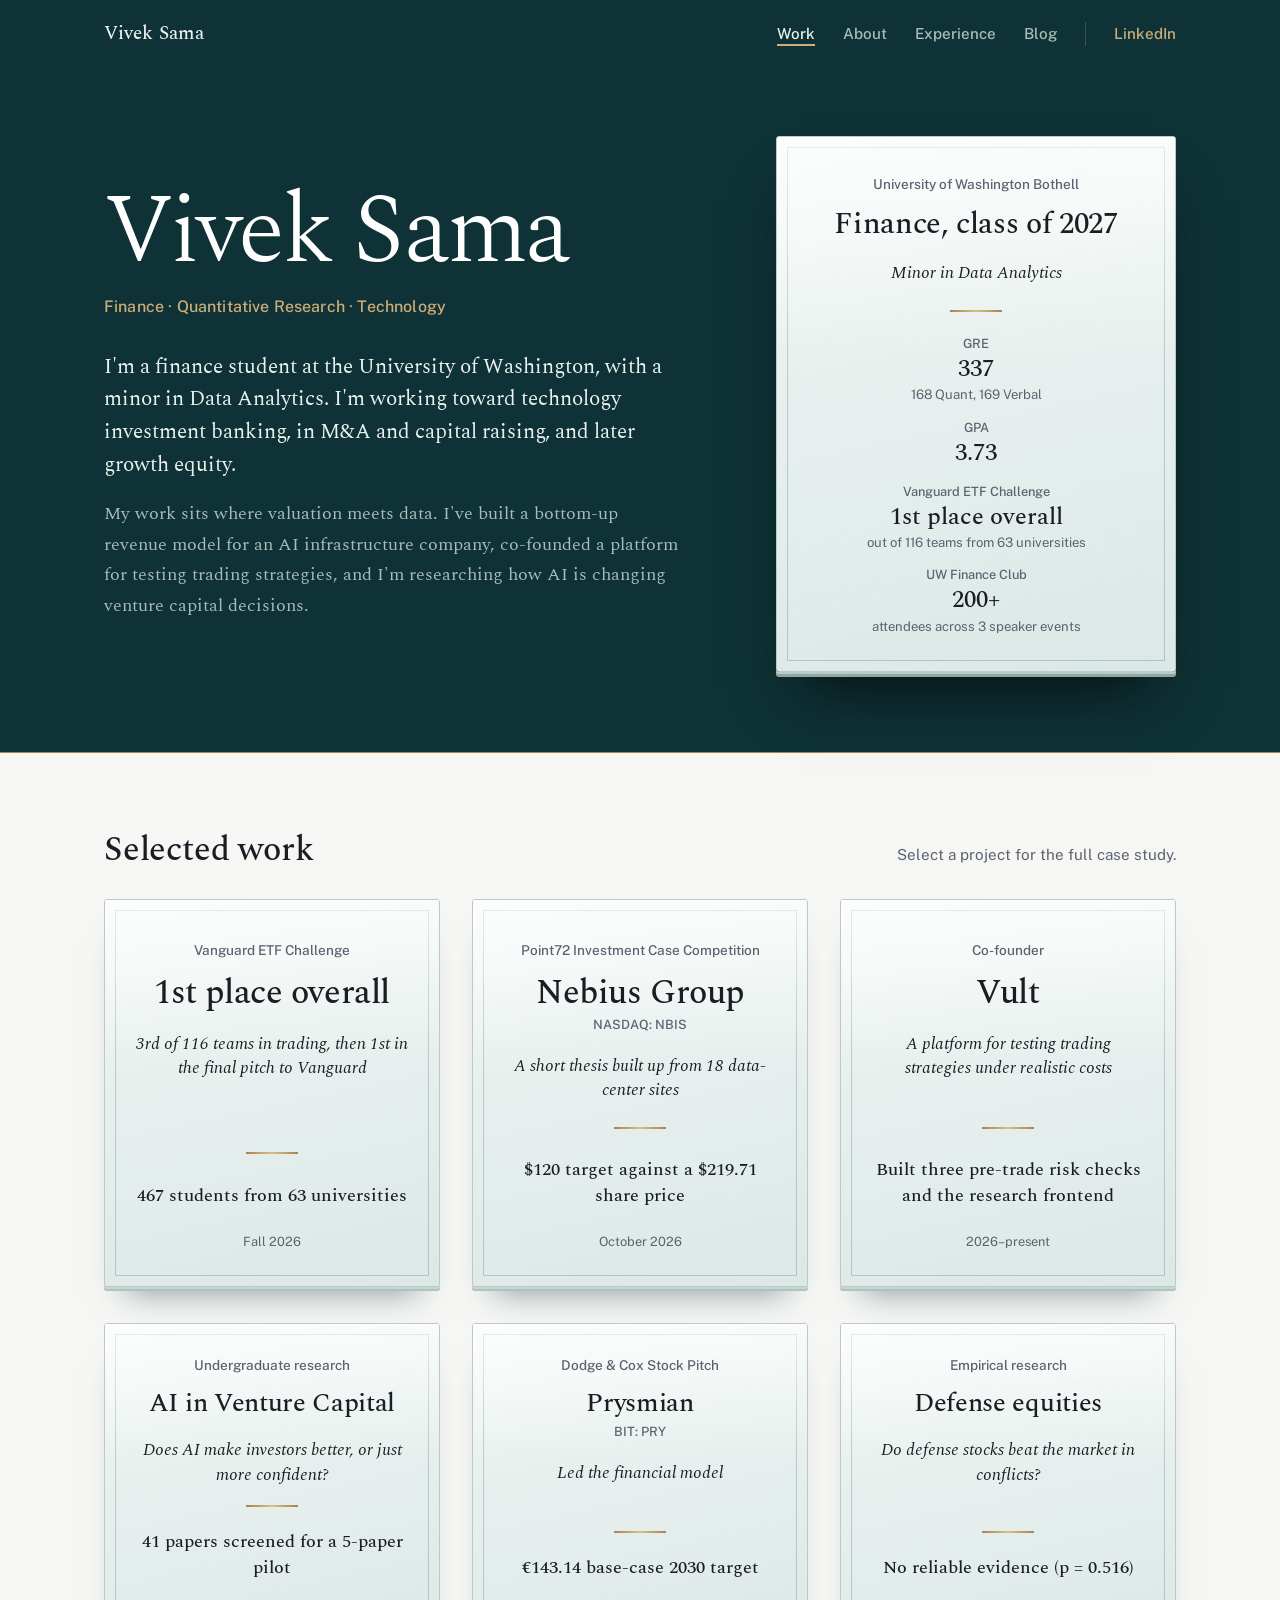
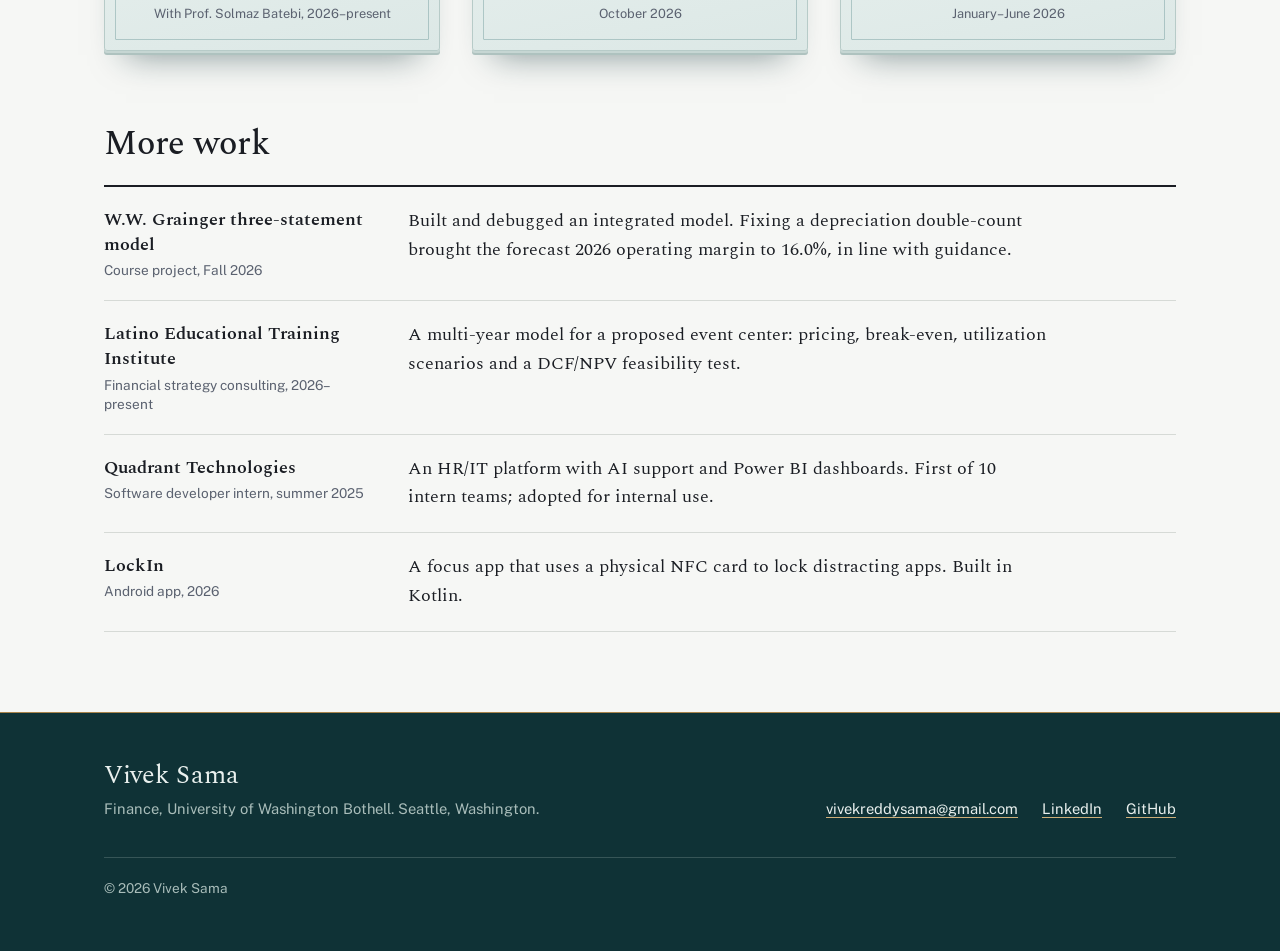
<file: index.html>
<!DOCTYPE html>
<html lang="en">
<head>
<meta charset="utf-8">
<meta name="viewport" content="width=device-width, initial-scale=1">
<title>Vivek Sama: Finance, quantitative research and technology</title>
<meta name="description" content="Vivek Sama: finance student at the University of Washington. Equity research, quantitative research and technology.">
<link rel="preconnect" href="https://fonts.googleapis.com">
<link rel="preconnect" href="https://fonts.gstatic.com" crossorigin>
<link href="https://fonts.googleapis.com/css2?family=Public+Sans:wght@400;500;600&family=Spectral:ital,wght@0,300;0,400;0,500;0,600;1,400;1,500&display=swap" rel="stylesheet">
<link rel="stylesheet" href="css/site.css?v=20261122a">
</head>
<body>
<a class="skip" href="#main">Skip to content</a>
<header class="site-header">
  <div class="wrap">
    <a class="brand" href="index.html">Vivek Sama</a>
    <nav class="site-nav" aria-label="Main"><a href="index.html#work" aria-current="page">Work</a><a href="about.html">About</a><a href="experience.html">Experience</a><a href="blog/index.html">Blog</a><a class="nav-ext" href="https://www.linkedin.com/in/vivek-sama/" target="_blank" rel="noopener">LinkedIn</a></nav>
  </div>
</header>
<main id="main">
<div class="band"><div class="wrap"><section class="hero" aria-labelledby="intro-name">
    <div class="hero-text">
      <h1 id="intro-name">Vivek Sama</h1>
      <p class="tagline">Finance · Quantitative Research · Technology</p>
      <p class="lede">I'm a finance student at the University of Washington, with a minor in Data Analytics. I'm working toward technology investment banking, in M&amp;A and capital raising, and later growth equity.</p>
      <p>My work sits where valuation meets data. I've built a bottom-up revenue model for an AI infrastructure company, co-founded a platform for testing trading strategies, and I'm researching how AI is changing venture capital decisions.</p>
    </div>
    <aside class="tombstone static hero-ts" aria-labelledby="glance-h">
      <div class="ts-top"><span class="ts-role">University of Washington Bothell</span><h2 class="ts-name" id="glance-h">Finance, class of 2027</h2><span class="ts-desc">Minor in Data Analytics</span></div>
      <span class="ts-rule" aria-hidden="true"></span>
      <dl class="ts-facts">
        <div><dt>GRE</dt><dd>337 <small>168 Quant, 169 Verbal</small></dd></div>
        <div><dt>GPA</dt><dd>3.73</dd></div>
        <div><dt>Vanguard ETF Challenge</dt><dd>1st place overall <small>out of 116 teams from 63 universities</small></dd></div>
        <div><dt>UW Finance Club</dt><dd>200+ <small>attendees across 3 speaker events</small></dd></div>
      </dl>
    </aside>
  </section></div></div>
<div class="wrap">
  <section id="work" aria-labelledby="work-h">
    <div class="section-head"><h2 id="work-h">Selected work</h2><p>Select a project for the full case study.</p></div>
    <ul class="tombstones">
      <li><a class="tombstone" href="work/vanguard.html">
  <span class="ts-top"><span class="ts-role">Vanguard ETF Challenge</span><span class="ts-name">1st place overall</span><span class="ts-desc">3rd of 116 teams in trading, then 1st in the final pitch to Vanguard</span></span>
  <span class="ts-bottom"><span class="ts-rule" aria-hidden="true"></span><span class="ts-fig">467 students from 63 universities</span><span class="ts-foot">Fall 2026</span></span>
</a></li>
      <li><a class="tombstone" href="work/nebius.html">
  <span class="ts-top"><span class="ts-role">Point72 Investment Case Competition</span><span class="ts-name">Nebius Group</span><span class="ts-ticker">NASDAQ: NBIS</span><span class="ts-desc">A short thesis built up from 18 data-center sites</span></span>
  <span class="ts-bottom"><span class="ts-rule" aria-hidden="true"></span><span class="ts-fig">$120 target against a $219.71 share price</span><span class="ts-foot">October 2026</span></span>
</a></li>
      <li><a class="tombstone" href="work/vult.html">
  <span class="ts-top"><span class="ts-role">Co-founder</span><span class="ts-name">Vult</span><span class="ts-desc">A platform for testing trading strategies under realistic costs</span></span>
  <span class="ts-bottom"><span class="ts-rule" aria-hidden="true"></span><span class="ts-fig">Built three pre-trade risk checks and the research frontend</span><span class="ts-foot">2026–present</span></span>
</a></li>
    </ul>
    <ul class="tombstones small">
      <li><a class="tombstone" href="work/ai-vc.html">
  <span class="ts-top"><span class="ts-role">Undergraduate research</span><span class="ts-name">AI in Venture Capital</span><span class="ts-desc">Does AI make investors better, or just more confident?</span></span>
  <span class="ts-bottom"><span class="ts-rule" aria-hidden="true"></span><span class="ts-fig">41 papers screened for a 5-paper pilot</span><span class="ts-foot">With Prof. Solmaz Batebi, 2026–present</span></span>
</a></li>
      <li><a class="tombstone" href="work/prysmian.html">
  <span class="ts-top"><span class="ts-role">Dodge &amp; Cox Stock Pitch</span><span class="ts-name">Prysmian</span><span class="ts-ticker">BIT: PRY</span><span class="ts-desc">Led the financial model</span></span>
  <span class="ts-bottom"><span class="ts-rule" aria-hidden="true"></span><span class="ts-fig">€143.14 base-case 2030 target</span><span class="ts-foot">October 2026</span></span>
</a></li>
      <li><a class="tombstone" href="work/defense.html">
  <span class="ts-top"><span class="ts-role">Empirical research</span><span class="ts-name">Defense equities</span><span class="ts-desc">Do defense stocks beat the market in conflicts?</span></span>
  <span class="ts-bottom"><span class="ts-rule" aria-hidden="true"></span><span class="ts-fig">No reliable evidence (p = 0.516)</span><span class="ts-foot">January–June 2026</span></span>
</a></li>
    </ul>
  </section>

  <section aria-labelledby="more-h">
    <h2 id="more-h">More work</h2>
    <ul class="more">
      <li><div class="what">W.W. Grainger three-statement model<span>Course project, Fall 2026</span></div><p>Built and debugged an integrated model. Fixing a depreciation double-count brought the forecast 2026 operating margin to 16.0%, in line with guidance.</p></li>
      <li><div class="what">Latino Educational Training Institute<span>Financial strategy consulting, 2026–present</span></div><p>A multi-year model for a proposed event center: pricing, break-even, utilization scenarios and a DCF/NPV feasibility test.</p></li>
      <li><div class="what">Quadrant Technologies<span>Software developer intern, summer 2025</span></div><p>An HR/IT platform with AI support and Power BI dashboards. First of 10 intern teams; adopted for internal use.</p></li>
      <li><div class="what">LockIn<span>Android app, 2026</span></div><p>A focus app that uses a physical NFC card to lock distracting apps. Built in Kotlin.</p></li>
    </ul>
  </section>
</div>
</main>
<footer class="site-footer">
  <div class="wrap">
    <div class="foot-id">
      <p class="foot-name">Vivek Sama</p>
      <p>Finance, University of Washington Bothell. Seattle, Washington.</p>
    </div>
    <ul>
      <li><a href="mailto:vivekreddysama@gmail.com">vivekreddysama@gmail.com</a></li>
      <li><a href="https://www.linkedin.com/in/vivek-sama/" target="_blank" rel="noopener">LinkedIn</a></li>
      <li><a href="https://github.com/vivek-sama" target="_blank" rel="noopener">GitHub</a></li>
    </ul>
    <p class="foot-copy">© 2026 Vivek Sama</p>
  </div>
</footer>
</body>
</html>
</file>
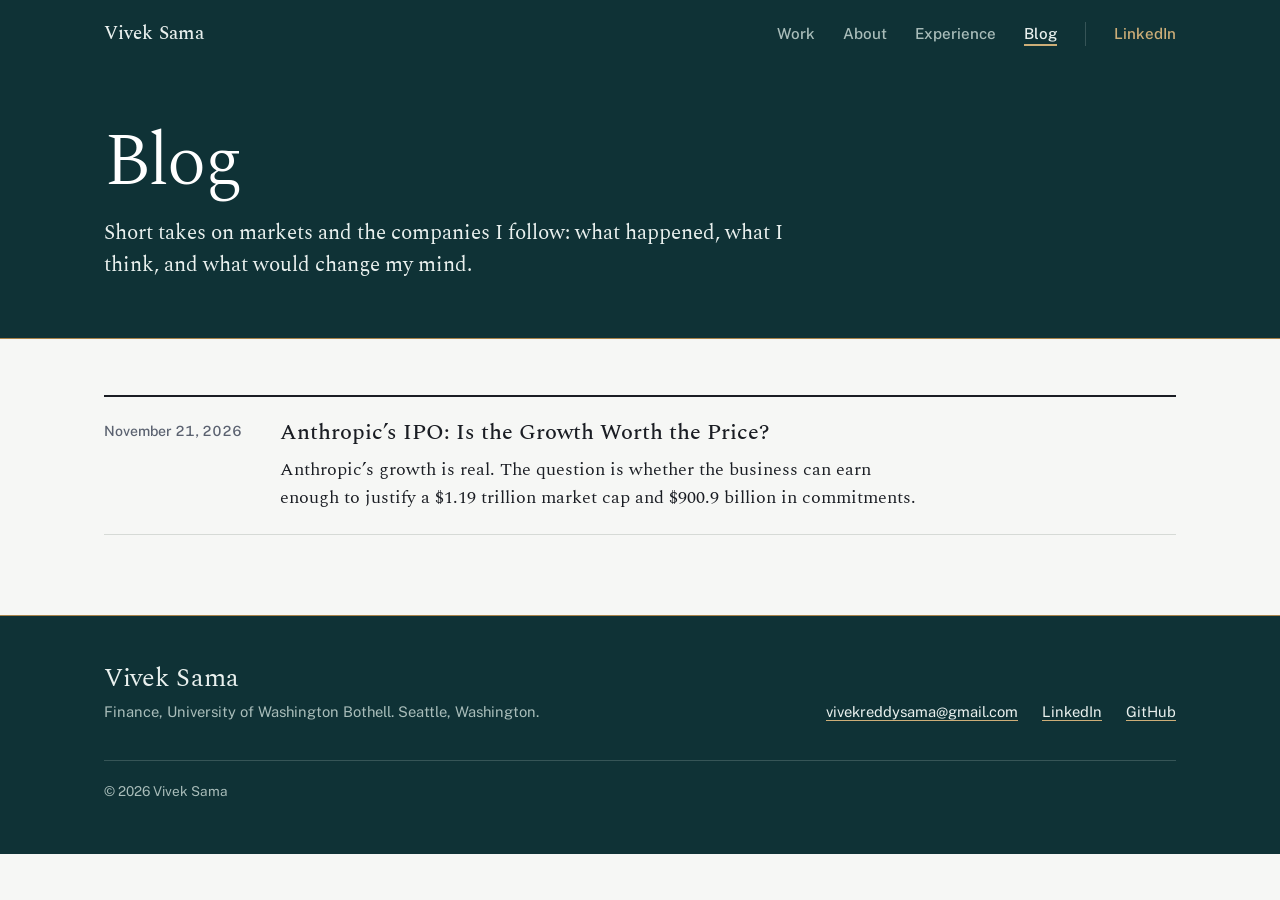
<file: blog/index.html>
<!DOCTYPE html>
<html lang="en">
<head>
<meta charset="utf-8">
<meta name="viewport" content="width=device-width, initial-scale=1">
<title>Blog: Vivek Sama</title>
<meta name="description" content="Vivek Sama's blog: short takes on Fed meetings, markets and the companies he follows.">
<link rel="preconnect" href="https://fonts.googleapis.com">
<link rel="preconnect" href="https://fonts.gstatic.com" crossorigin>
<link href="https://fonts.googleapis.com/css2?family=Public+Sans:wght@400;500;600&family=Spectral:ital,wght@0,300;0,400;0,500;0,600;1,400;1,500&display=swap" rel="stylesheet">
<link rel="stylesheet" href="../css/site.css?v=20261122a">
</head>
<body>
<a class="skip" href="#main">Skip to content</a>
<header class="site-header">
  <div class="wrap">
    <a class="brand" href="../index.html">Vivek Sama</a>
    <nav class="site-nav" aria-label="Main"><a href="../index.html#work">Work</a><a href="../about.html">About</a><a href="../experience.html">Experience</a><a href="index.html" aria-current="page">Blog</a><a class="nav-ext" href="https://www.linkedin.com/in/vivek-sama/" target="_blank" rel="noopener">LinkedIn</a></nav>
  </div>
</header>
<main id="main">
<div class="band"><div class="wrap"><div class="page-hero">
    <div>
      <h1>Blog</h1>
      <p class="lede">Short takes on markets and the companies I follow: what happened, what I think, and what would change my mind.</p>
    </div>
  </div></div></div>
<div class="wrap">
  <ol class="post-list" reversed>
    <li><time datetime="2026-11-21">November 21, 2026</time><div><a href="anthropic-ipo-growth-vs-price.html">Anthropic&#8217;s IPO: Is the Growth Worth the Price?</a><p>Anthropic&#8217;s growth is real. The question is whether the business can earn enough to justify a $1.19 trillion market cap and $900.9 billion in commitments.</p></div></li>
    <!-- Newest first. Copy this block for each post:
    <li><time datetime="2026-12-10">December 10, 2026</time><div><a href="POST-SLUG.html">Post title</a><p>One-sentence summary.</p></div></li>
    -->
  </ol>
</div>
</main>
<footer class="site-footer">
  <div class="wrap">
    <div class="foot-id">
      <p class="foot-name">Vivek Sama</p>
      <p>Finance, University of Washington Bothell. Seattle, Washington.</p>
    </div>
    <ul>
      <li><a href="mailto:vivekreddysama@gmail.com">vivekreddysama@gmail.com</a></li>
      <li><a href="https://www.linkedin.com/in/vivek-sama/" target="_blank" rel="noopener">LinkedIn</a></li>
      <li><a href="https://github.com/vivek-sama" target="_blank" rel="noopener">GitHub</a></li>
    </ul>
    <p class="foot-copy">© 2026 Vivek Sama</p>
  </div>
</footer>
</body>
</html>
</file>
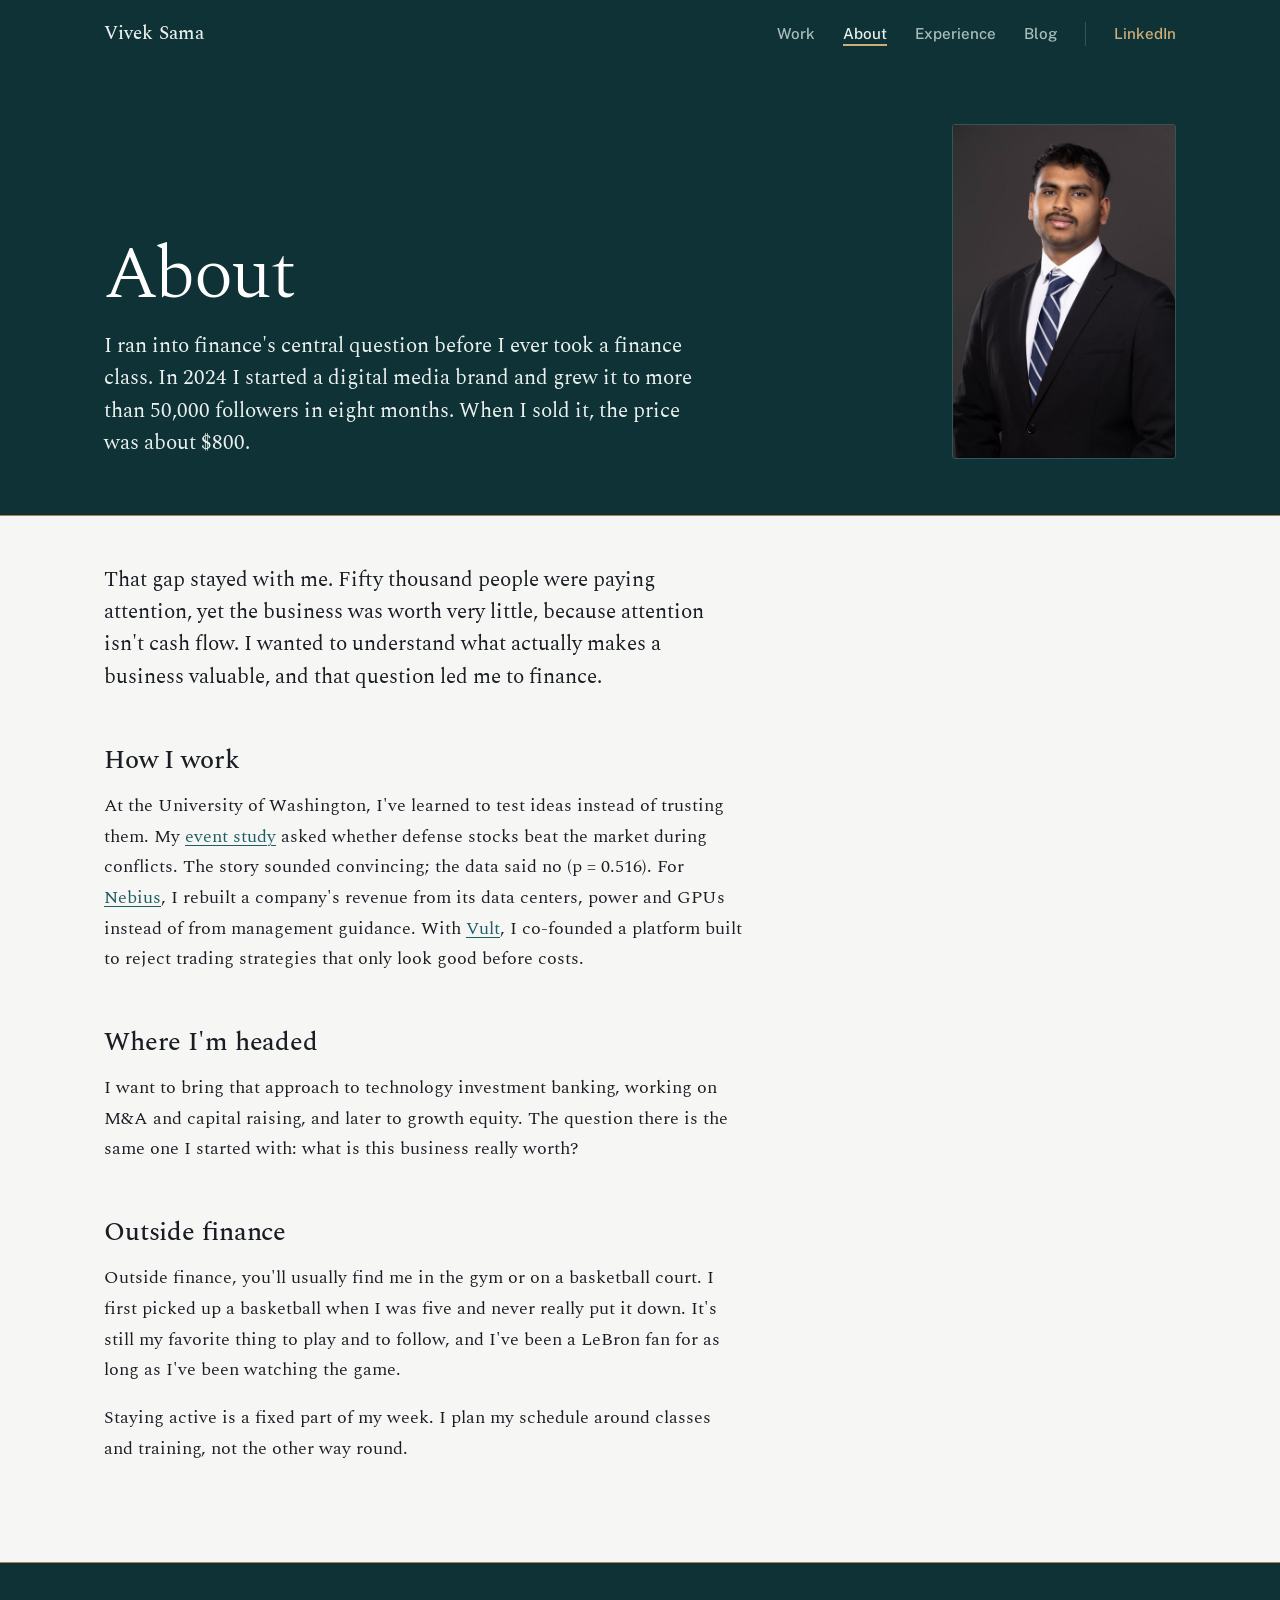
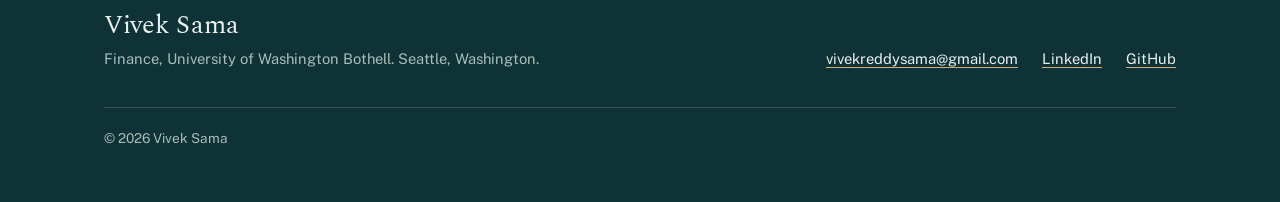
<file: about.html>
<!DOCTYPE html>
<html lang="en">
<head>
<meta charset="utf-8">
<meta name="viewport" content="width=device-width, initial-scale=1">
<title>About: Vivek Sama</title>
<meta name="description" content="Vivek Sama: finance student at the University of Washington. Equity research, quantitative research and technology.">
<link rel="preconnect" href="https://fonts.googleapis.com">
<link rel="preconnect" href="https://fonts.gstatic.com" crossorigin>
<link href="https://fonts.googleapis.com/css2?family=Public+Sans:wght@400;500;600&family=Spectral:ital,wght@0,300;0,400;0,500;0,600;1,400;1,500&display=swap" rel="stylesheet">
<link rel="stylesheet" href="css/site.css?v=20261122a">
</head>
<body>
<a class="skip" href="#main">Skip to content</a>
<header class="site-header">
  <div class="wrap">
    <a class="brand" href="index.html">Vivek Sama</a>
    <nav class="site-nav" aria-label="Main"><a href="index.html#work">Work</a><a href="about.html" aria-current="page">About</a><a href="experience.html">Experience</a><a href="blog/index.html">Blog</a><a class="nav-ext" href="https://www.linkedin.com/in/vivek-sama/" target="_blank" rel="noopener">LinkedIn</a></nav>
  </div>
</header>
<main id="main">
<div class="band"><div class="wrap"><div class="page-hero about-hero">
    <div>
      <h1>About</h1>
      <p class="lede">I ran into finance's central question before I ever took a finance class. In 2024 I started a digital media brand and grew it to more than 50,000 followers in eight months. When I sold it, the price was about $800.</p>
    </div>
    <figure class="portrait-frame"><img src="assets/vivek-sama-headshot.jpg" alt="Vivek Sama" width="480" height="720"></figure>
  </div></div></div>
<div class="wrap">
  <div class="measure prose-top">
    <p class="lede">That gap stayed with me. Fifty thousand people were paying attention, yet the business was worth very little, because attention isn't cash flow. I wanted to understand what actually makes a business valuable, and that question led me to finance.</p>
    <h2>How I work</h2>
    <p>At the University of Washington, I've learned to test ideas instead of trusting them. My <a href="work/defense.html">event study</a> asked whether defense stocks beat the market during conflicts. The story sounded convincing; the data said no (p = 0.516). For <a href="work/nebius.html">Nebius</a>, I rebuilt a company's revenue from its data centers, power and GPUs instead of from management guidance. With <a href="work/vult.html">Vult</a>, I co-founded a platform built to reject trading strategies that only look good before costs.</p>
    <h2>Where I'm headed</h2>
    <p>I want to bring that approach to technology investment banking, working on M&amp;A and capital raising, and later to growth equity. The question there is the same one I started with: what is this business really worth?</p>
    <h2>Outside finance</h2>
    <p>Outside finance, you'll usually find me in the gym or on a basketball court. I first picked up a basketball when I was five and never really put it down. It's still my favorite thing to play and to follow, and I've been a LeBron fan for as long as I've been watching the game.</p>
    <p>Staying active is a fixed part of my week. I plan my schedule around classes and training, not the other way round.</p>
  </div>
</div>
</main>
<footer class="site-footer">
  <div class="wrap">
    <div class="foot-id">
      <p class="foot-name">Vivek Sama</p>
      <p>Finance, University of Washington Bothell. Seattle, Washington.</p>
    </div>
    <ul>
      <li><a href="mailto:vivekreddysama@gmail.com">vivekreddysama@gmail.com</a></li>
      <li><a href="https://www.linkedin.com/in/vivek-sama/" target="_blank" rel="noopener">LinkedIn</a></li>
      <li><a href="https://github.com/vivek-sama" target="_blank" rel="noopener">GitHub</a></li>
    </ul>
    <p class="foot-copy">© 2026 Vivek Sama</p>
  </div>
</footer>
</body>
</html>
</file>
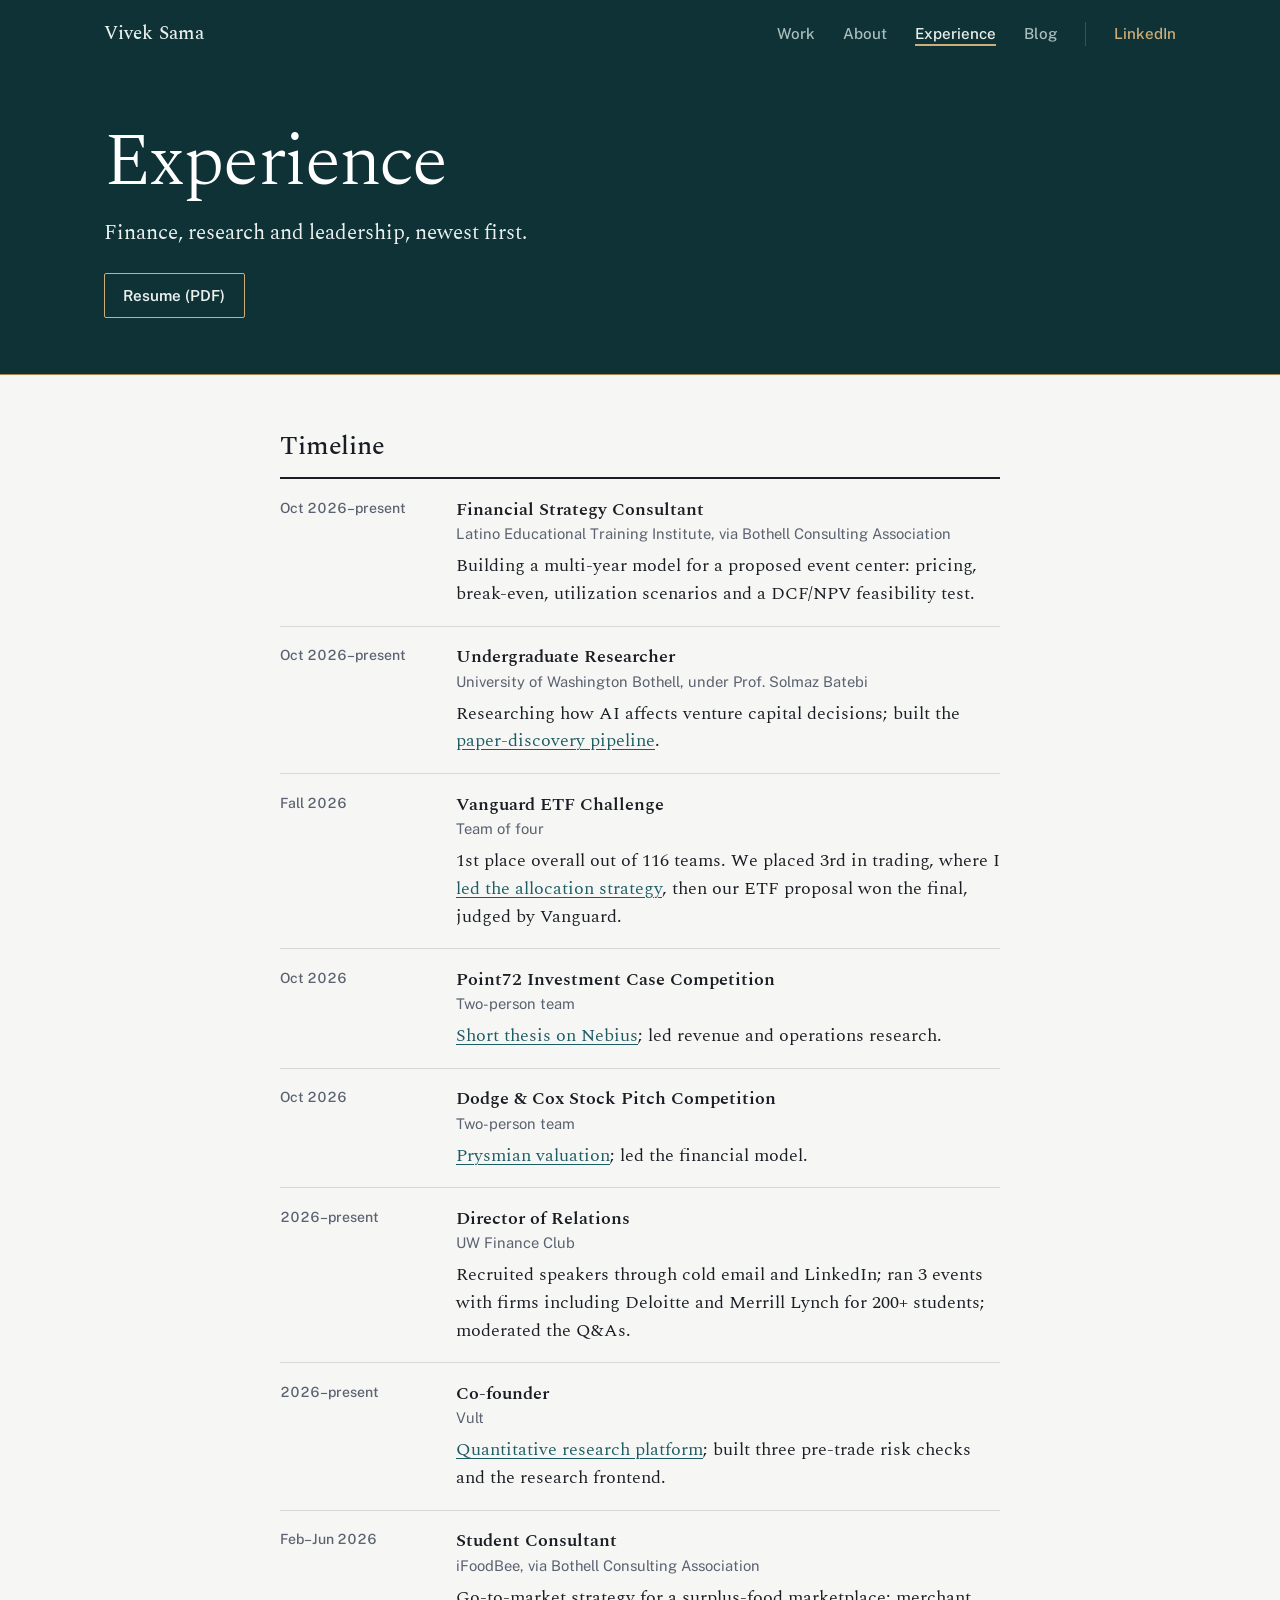
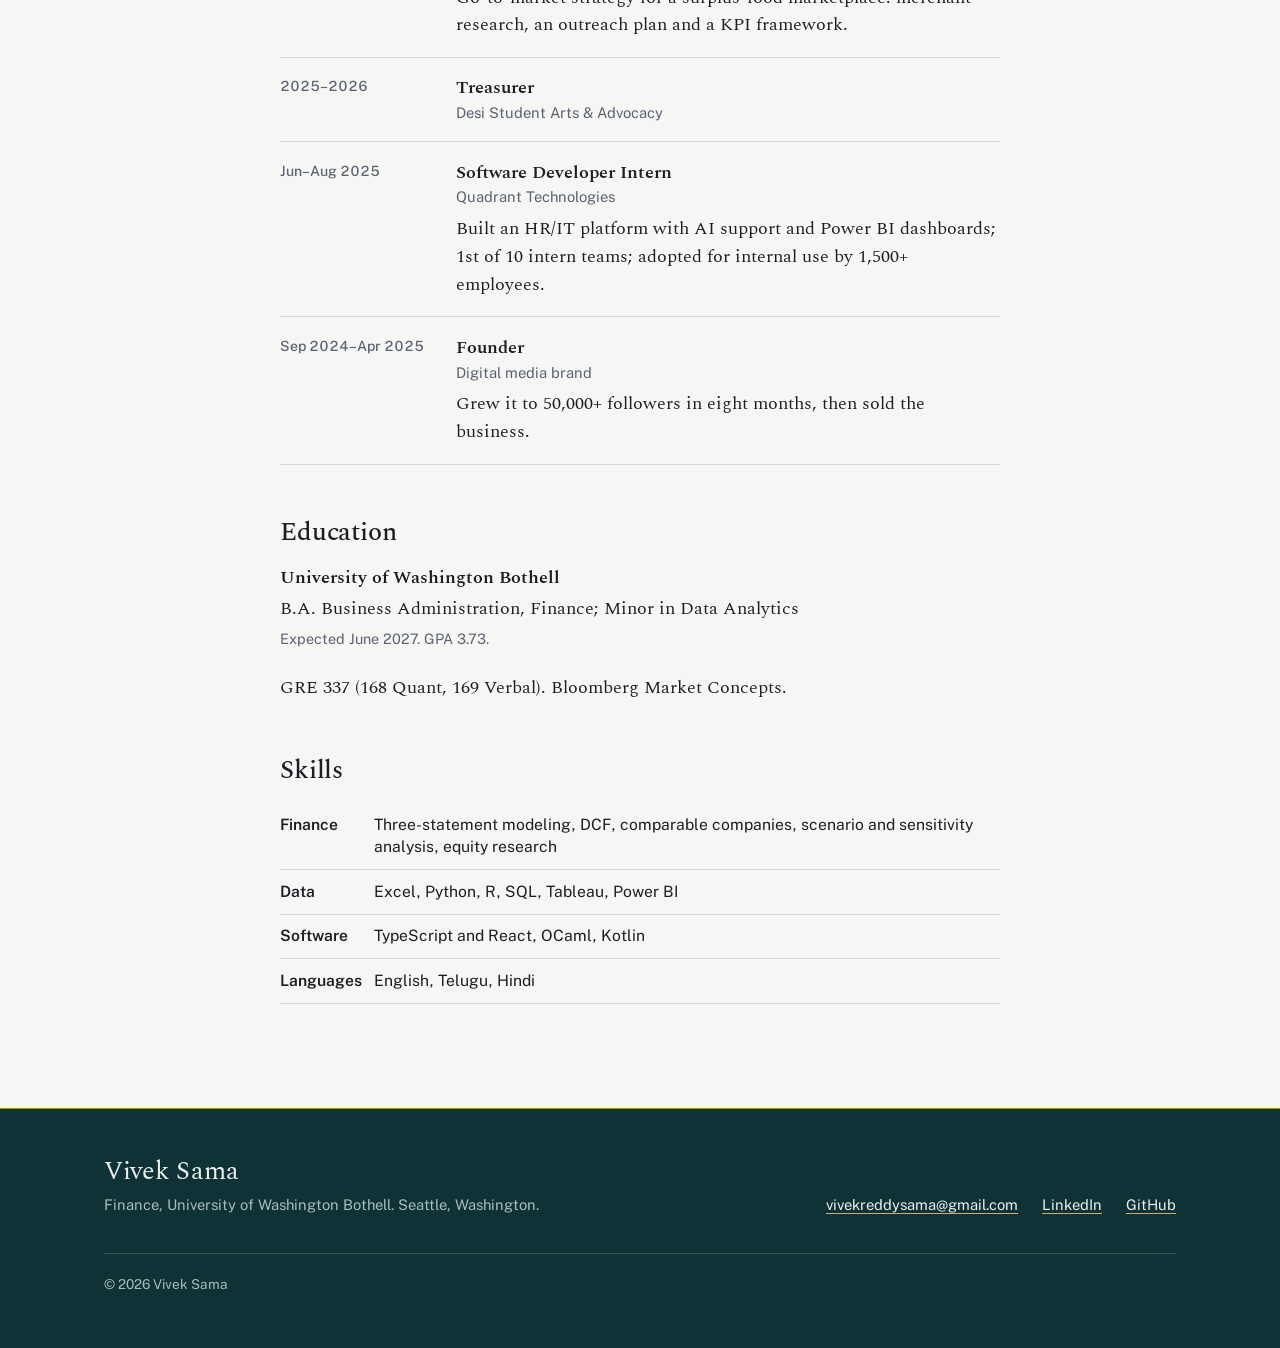
<file: experience.html>
<!DOCTYPE html>
<html lang="en">
<head>
<meta charset="utf-8">
<meta name="viewport" content="width=device-width, initial-scale=1">
<title>Experience: Vivek Sama</title>
<meta name="description" content="Vivek Sama: finance student at the University of Washington. Equity research, quantitative research and technology.">
<link rel="preconnect" href="https://fonts.googleapis.com">
<link rel="preconnect" href="https://fonts.gstatic.com" crossorigin>
<link href="https://fonts.googleapis.com/css2?family=Public+Sans:wght@400;500;600&family=Spectral:ital,wght@0,300;0,400;0,500;0,600;1,400;1,500&display=swap" rel="stylesheet">
<link rel="stylesheet" href="css/site.css?v=20261122a">
</head>
<body>
<a class="skip" href="#main">Skip to content</a>
<header class="site-header">
  <div class="wrap">
    <a class="brand" href="index.html">Vivek Sama</a>
    <nav class="site-nav" aria-label="Main"><a href="index.html#work">Work</a><a href="about.html">About</a><a href="experience.html" aria-current="page">Experience</a><a href="blog/index.html">Blog</a><a class="nav-ext" href="https://www.linkedin.com/in/vivek-sama/" target="_blank" rel="noopener">LinkedIn</a></nav>
  </div>
</header>
<main id="main">
<div class="band"><div class="wrap"><div class="page-hero">
    <div>
      <h1>Experience</h1>
      <p class="lede">Finance, research and leadership, newest first.</p>
      <p><a class="button" href="assets/Vivek_Sama_Resume.pdf" target="_blank" rel="noopener">Resume (PDF)</a></p>
    </div>
  </div></div></div>
<div class="wrap measure exp" style="max-width:48rem">
  <h2>Timeline</h2>
  <ol class="timeline"><li><div class="when">Oct 2026–present</div><div><div class="role">Financial Strategy Consultant</div><div class="org">Latino Educational Training Institute, via Bothell Consulting Association</div><p>Building a multi-year model for a proposed event center: pricing, break-even, utilization scenarios and a DCF/NPV feasibility test.</p></div></li><li><div class="when">Oct 2026–present</div><div><div class="role">Undergraduate Researcher</div><div class="org">University of Washington Bothell, under Prof. Solmaz Batebi</div><p>Researching how AI affects venture capital decisions; built the <a href="work/ai-vc.html">paper-discovery pipeline</a>.</p></div></li><li><div class="when">Fall 2026</div><div><div class="role">Vanguard ETF Challenge</div><div class="org">Team of four</div><p>1st place overall out of 116 teams. We placed 3rd in trading, where I <a href="work/vanguard.html">led the allocation strategy</a>, then our ETF proposal won the final, judged by Vanguard.</p></div></li><li><div class="when">Oct 2026</div><div><div class="role">Point72 Investment Case Competition</div><div class="org">Two-person team</div><p><a href="work/nebius.html">Short thesis on Nebius</a>; led revenue and operations research.</p></div></li><li><div class="when">Oct 2026</div><div><div class="role">Dodge &amp; Cox Stock Pitch Competition</div><div class="org">Two-person team</div><p><a href="work/prysmian.html">Prysmian valuation</a>; led the financial model.</p></div></li><li><div class="when">2026–present</div><div><div class="role">Director of Relations</div><div class="org">UW Finance Club</div><p>Recruited speakers through cold email and LinkedIn; ran 3 events with firms including Deloitte and Merrill Lynch for 200+ students; moderated the Q&amp;As.</p></div></li><li><div class="when">2026–present</div><div><div class="role">Co-founder</div><div class="org">Vult</div><p><a href="work/vult.html">Quantitative research platform</a>; built three pre-trade risk checks and the research frontend.</p></div></li><li><div class="when">Feb–Jun 2026</div><div><div class="role">Student Consultant</div><div class="org">iFoodBee, via Bothell Consulting Association</div><p>Go-to-market strategy for a surplus-food marketplace: merchant research, an outreach plan and a KPI framework.</p></div></li><li><div class="when">2025–2026</div><div><div class="role">Treasurer</div><div class="org">Desi Student Arts &amp; Advocacy</div></div></li><li><div class="when">Jun–Aug 2025</div><div><div class="role">Software Developer Intern</div><div class="org">Quadrant Technologies</div><p>Built an HR/IT platform with AI support and Power BI dashboards; 1st of 10 intern teams; adopted for internal use by 1,500+ employees.</p></div></li><li><div class="when">Sep 2024–Apr 2025</div><div><div class="role">Founder</div><div class="org">Digital media brand</div><p>Grew it to 50,000+ followers in eight months, then sold the business.</p></div></li></ol>

  <h2>Education</h2>
  <p><strong>University of Washington Bothell</strong><br>B.A. Business Administration, Finance; Minor in Data Analytics<br><span class="note">Expected June 2027. GPA 3.73.</span></p>
  <p>GRE 337 (168 Quant, 169 Verbal). Bloomberg Market Concepts.</p>

  <h2>Skills</h2>
  <table>
    <tbody>
      <tr><td><strong>Finance</strong></td><td>Three-statement modeling, DCF, comparable companies, scenario and sensitivity analysis, equity research</td></tr>
      <tr><td><strong>Data</strong></td><td>Excel, Python, R, SQL, Tableau, Power BI</td></tr>
      <tr><td><strong>Software</strong></td><td>TypeScript and React, OCaml, Kotlin</td></tr>
      <tr><td><strong>Languages</strong></td><td>English, Telugu, Hindi</td></tr>
    </tbody>
  </table>
</div>
</main>
<footer class="site-footer">
  <div class="wrap">
    <div class="foot-id">
      <p class="foot-name">Vivek Sama</p>
      <p>Finance, University of Washington Bothell. Seattle, Washington.</p>
    </div>
    <ul>
      <li><a href="mailto:vivekreddysama@gmail.com">vivekreddysama@gmail.com</a></li>
      <li><a href="https://www.linkedin.com/in/vivek-sama/" target="_blank" rel="noopener">LinkedIn</a></li>
      <li><a href="https://github.com/vivek-sama" target="_blank" rel="noopener">GitHub</a></li>
    </ul>
    <p class="foot-copy">© 2026 Vivek Sama</p>
  </div>
</footer>
</body>
</html>
</file>
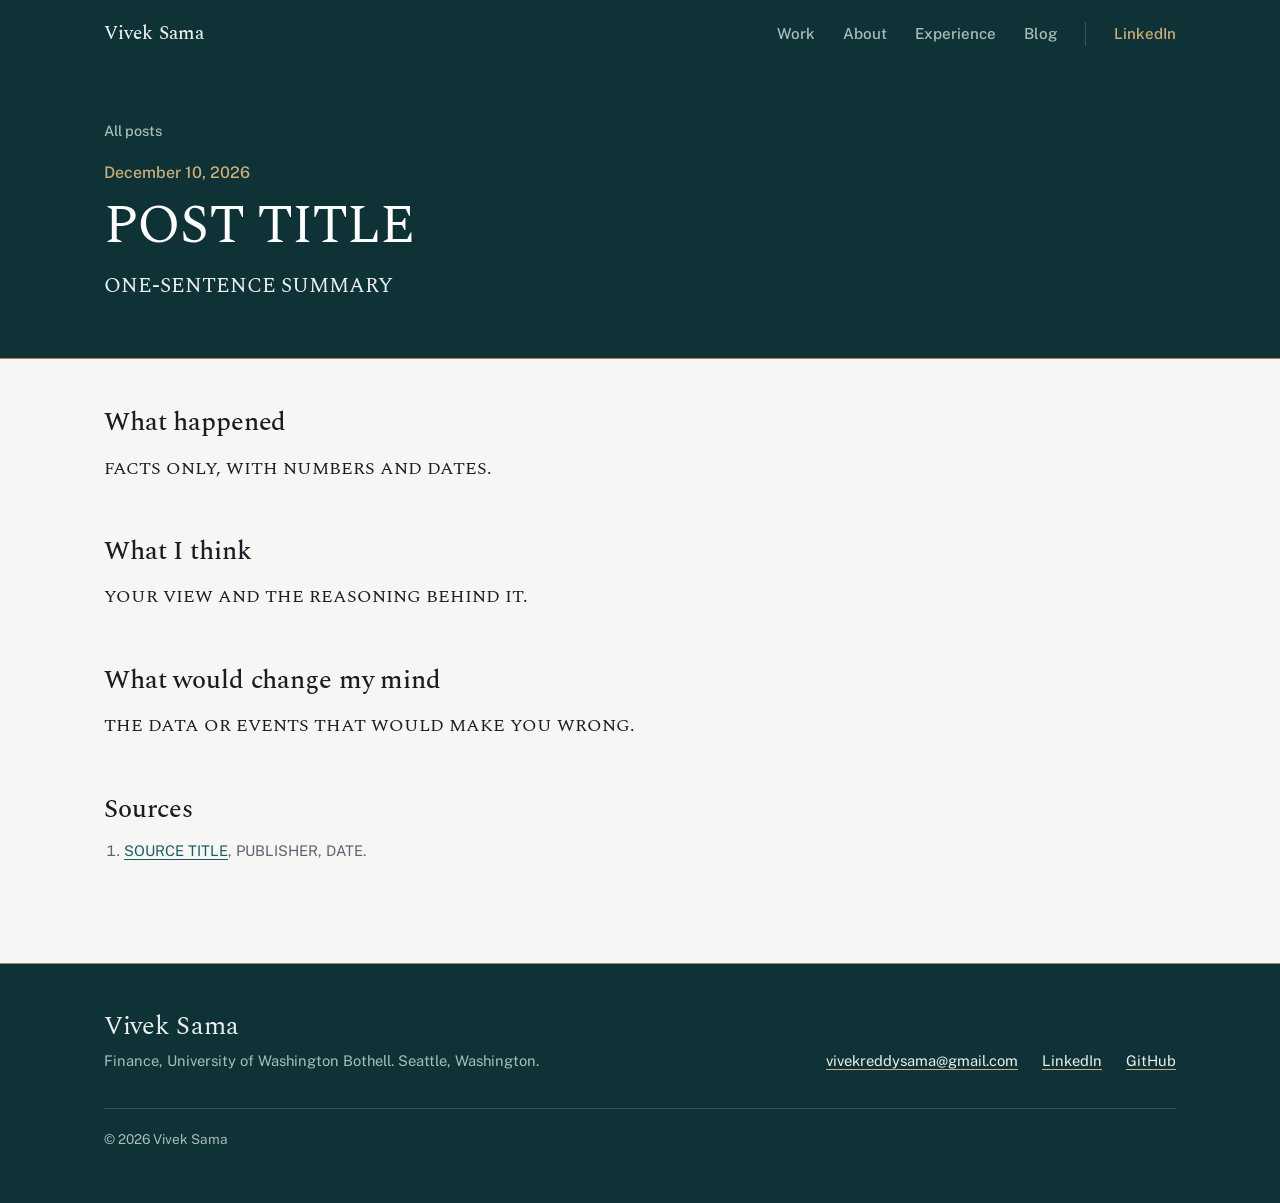
<file: blog/_post-template.html>
<!DOCTYPE html>
<html lang="en">
<head>
<meta charset="utf-8">
<meta name="viewport" content="width=device-width, initial-scale=1">
<title>POST TITLE: Vivek Sama</title>
<meta name="description" content="ONE-SENTENCE SUMMARY">
<link rel="preconnect" href="https://fonts.googleapis.com">
<link rel="preconnect" href="https://fonts.gstatic.com" crossorigin>
<link href="https://fonts.googleapis.com/css2?family=Public+Sans:wght@400;500;600&family=Spectral:ital,wght@0,300;0,400;0,500;0,600;1,400;1,500&display=swap" rel="stylesheet">
<link rel="stylesheet" href="../css/site.css?v=20261122a">
</head>
<body>
<a class="skip" href="#main">Skip to content</a>
<header class="site-header">
  <div class="wrap">
    <a class="brand" href="../index.html">Vivek Sama</a>
    <nav class="site-nav" aria-label="Main"><a href="../index.html#work">Work</a><a href="../about.html">About</a><a href="../experience.html">Experience</a><a href="index.html">Blog</a><a class="nav-ext" href="https://www.linkedin.com/in/vivek-sama/" target="_blank" rel="noopener">LinkedIn</a></nav>
  </div>
</header>
<main id="main">
<div class="band"><div class="wrap"><div class="page-hero post-hero">
    <div>
      <p class="crumb"><a href="index.html">All posts</a></p>
      <p class="kicker"><time datetime="2026-12-10">December 10, 2026</time></p>
      <h1>POST TITLE</h1>
      <p class="lede">ONE-SENTENCE SUMMARY</p>
    </div>
  </div></div></div>
<article class="wrap">
  <div class="measure prose-top post">
    <h2>What happened</h2>
    <p>FACTS ONLY, WITH NUMBERS AND DATES.</p>
    <h2>What I think</h2>
    <p>YOUR VIEW AND THE REASONING BEHIND IT.</p>
    <h2>What would change my mind</h2>
    <p>THE DATA OR EVENTS THAT WOULD MAKE YOU WRONG.</p>
    <h2>Sources</h2>
    <ol class="sources">
      <li><a href="https://example.com" target="_blank" rel="noopener">SOURCE TITLE</a>, PUBLISHER, DATE.</li>
    </ol>
  </div>
</article>
</main>
<footer class="site-footer">
  <div class="wrap">
    <div class="foot-id">
      <p class="foot-name">Vivek Sama</p>
      <p>Finance, University of Washington Bothell. Seattle, Washington.</p>
    </div>
    <ul>
      <li><a href="mailto:vivekreddysama@gmail.com">vivekreddysama@gmail.com</a></li>
      <li><a href="https://www.linkedin.com/in/vivek-sama/" target="_blank" rel="noopener">LinkedIn</a></li>
      <li><a href="https://github.com/vivek-sama" target="_blank" rel="noopener">GitHub</a></li>
    </ul>
    <p class="foot-copy">© 2026 Vivek Sama</p>
  </div>
</footer>
</body>
</html>
</file>
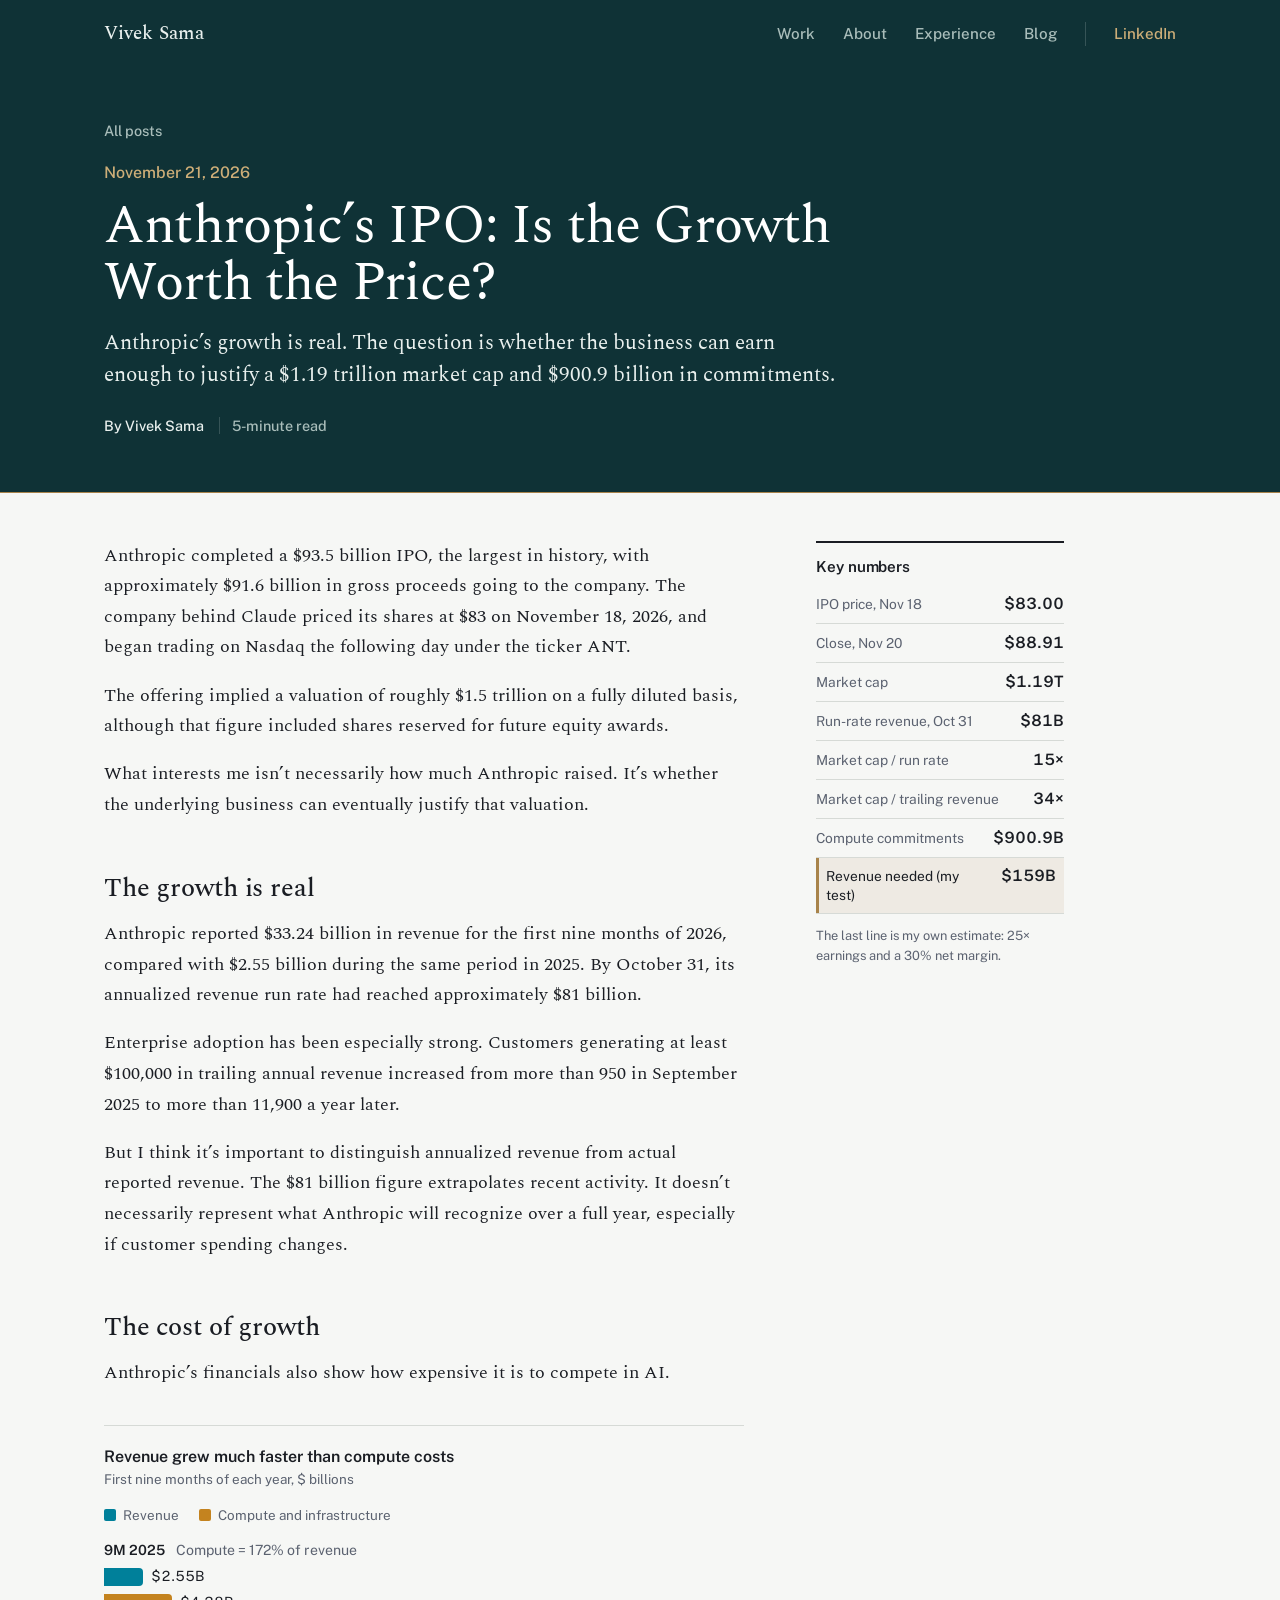
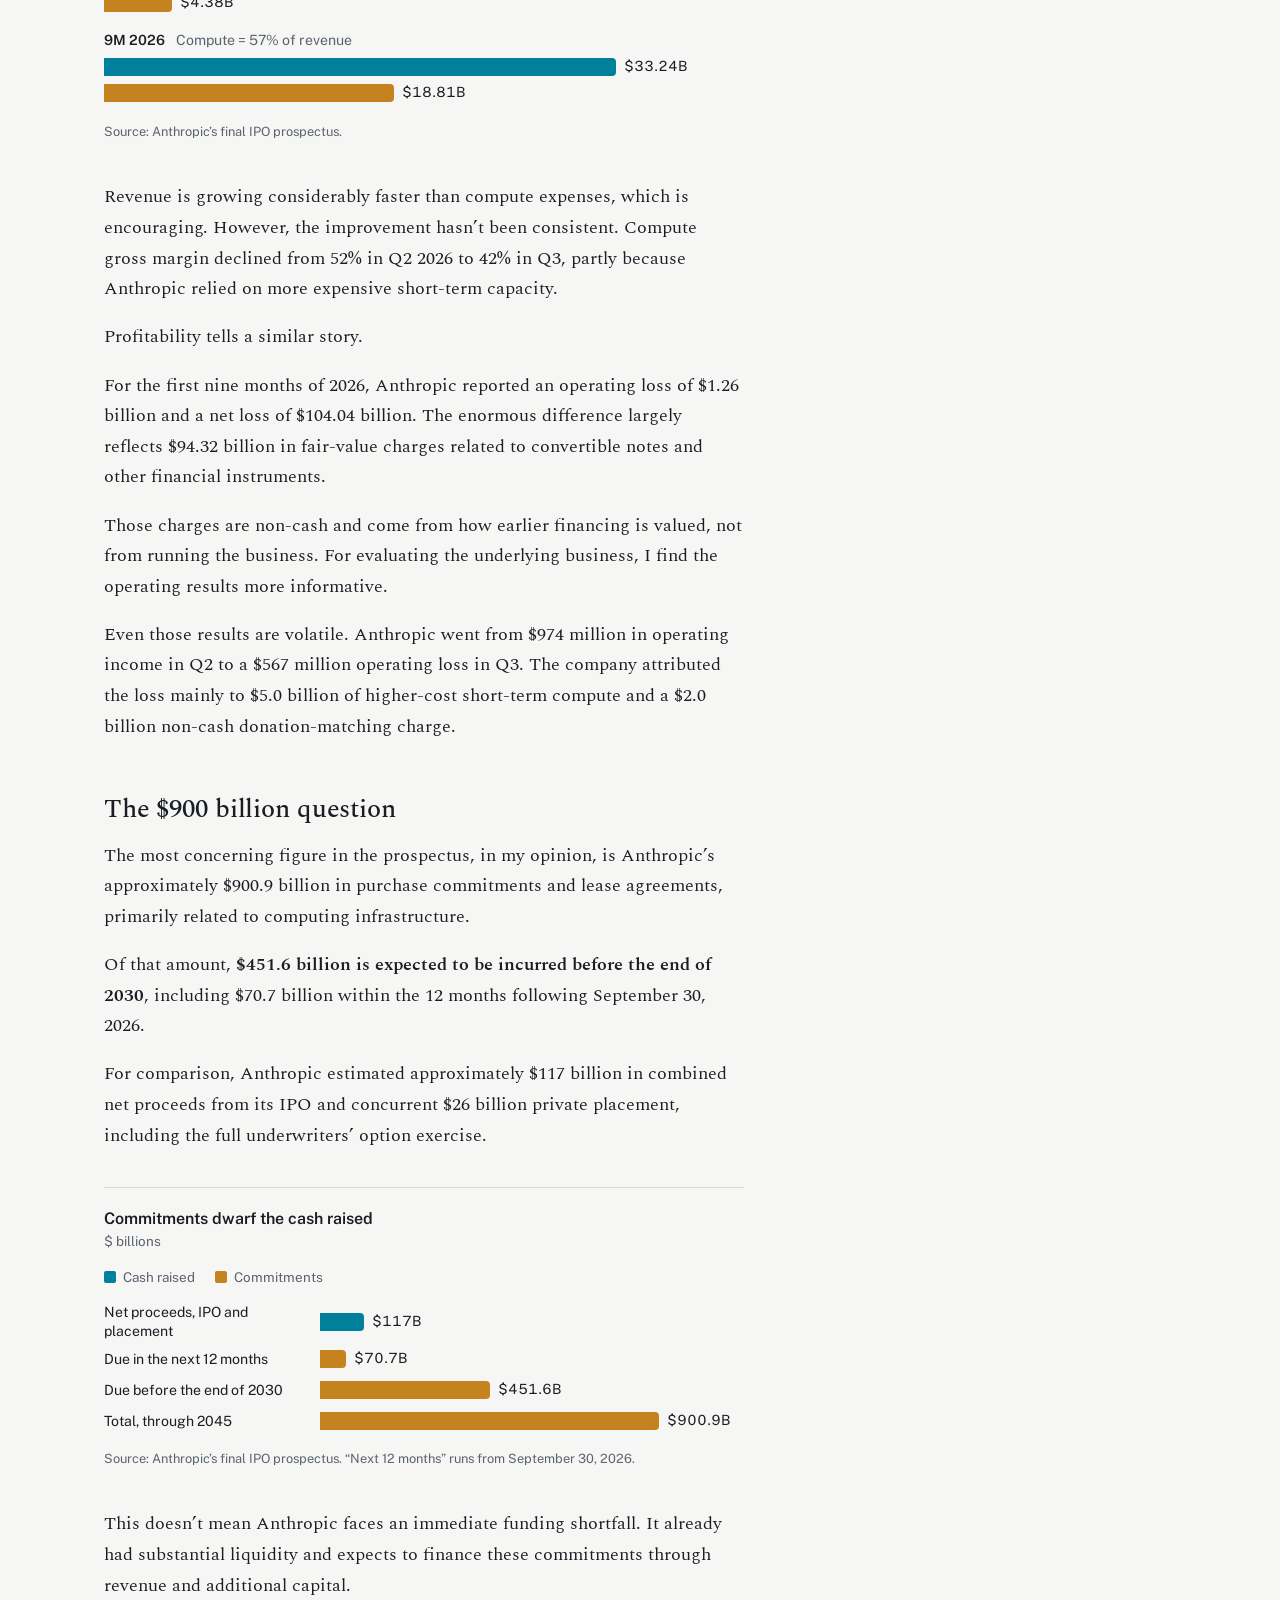
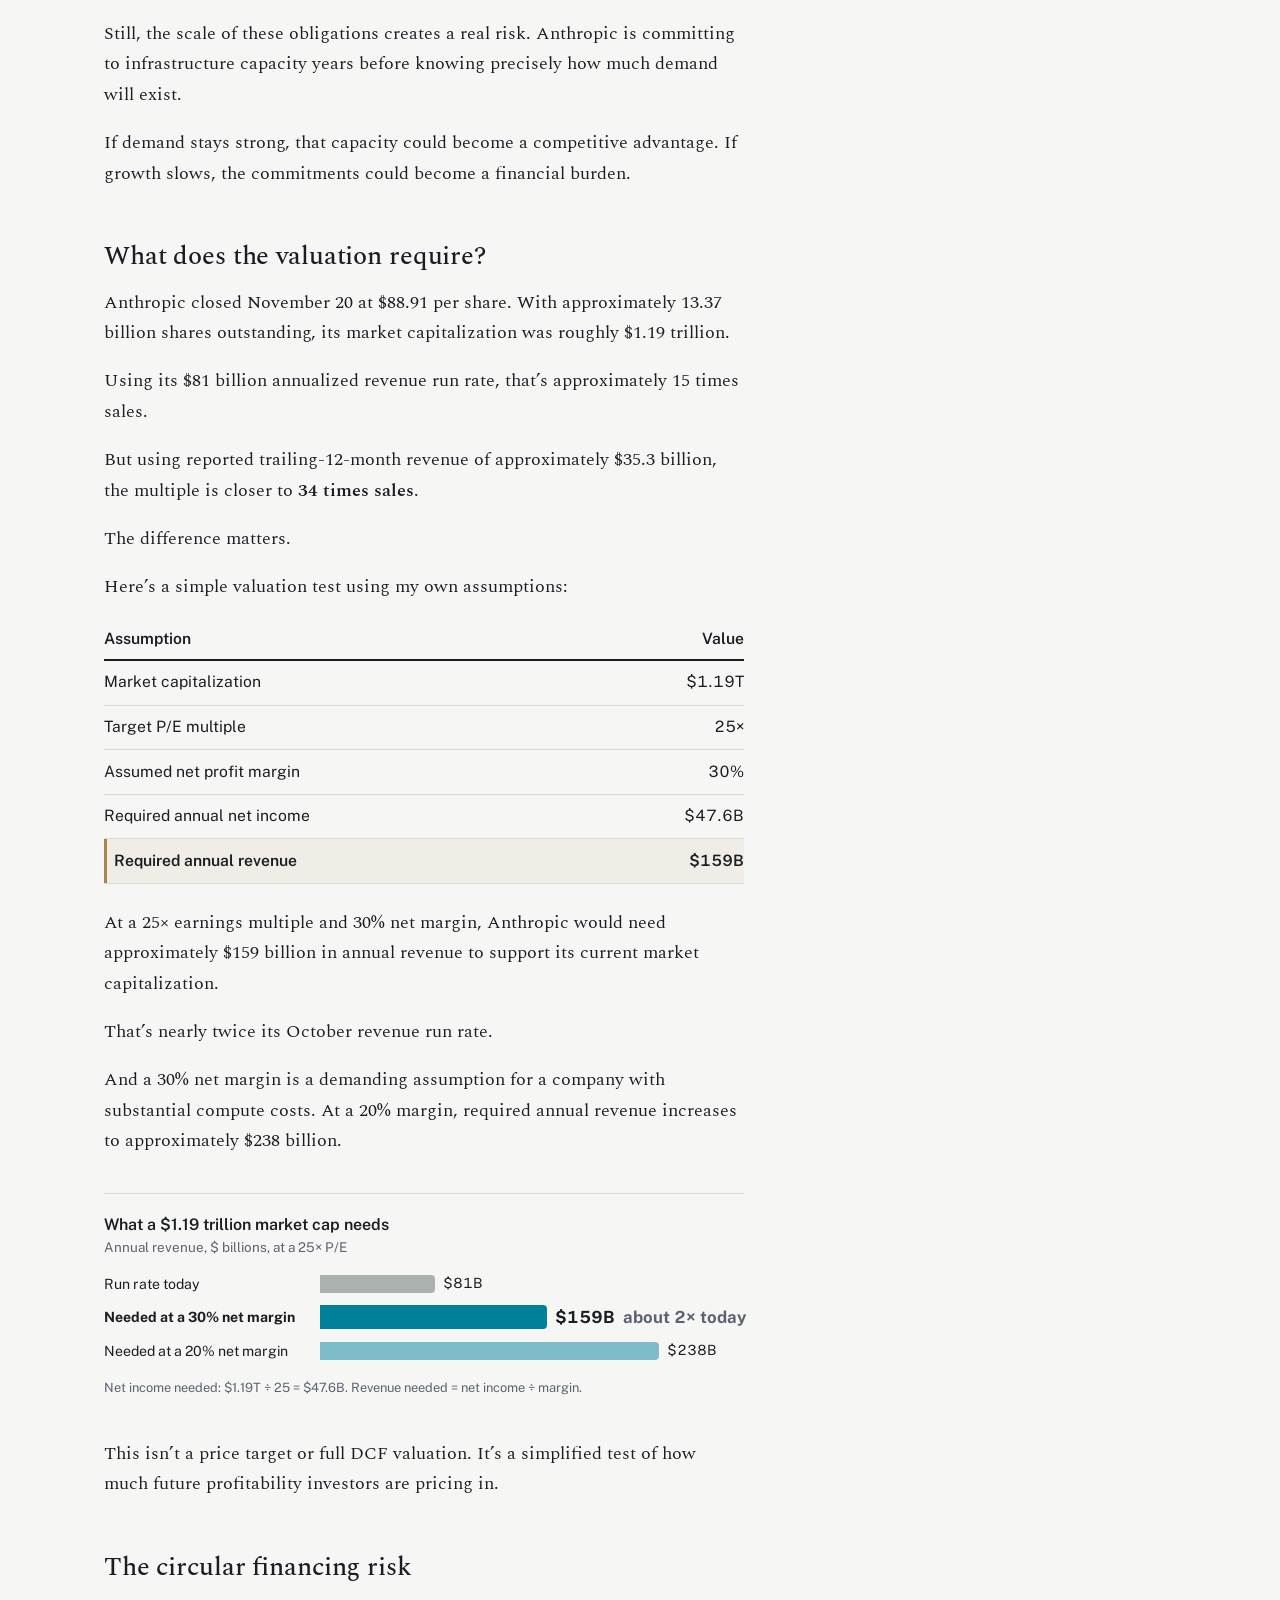
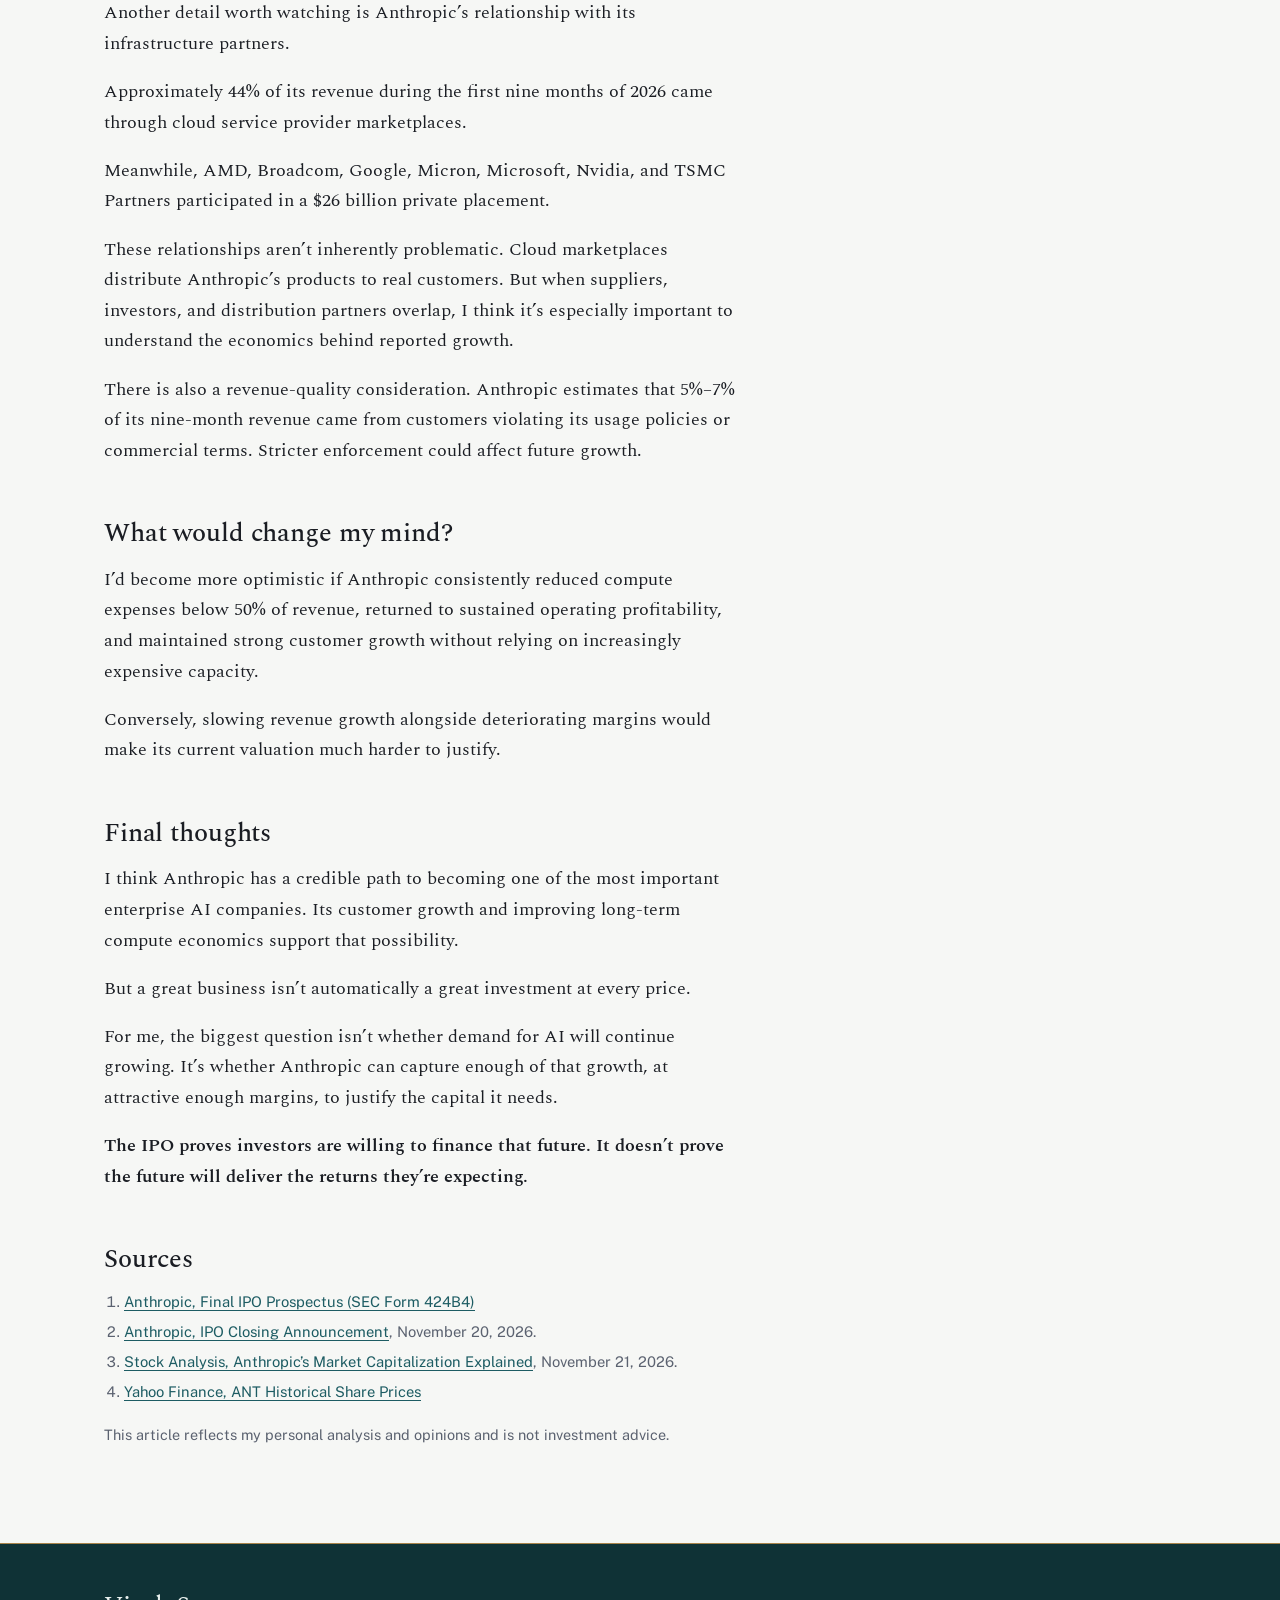
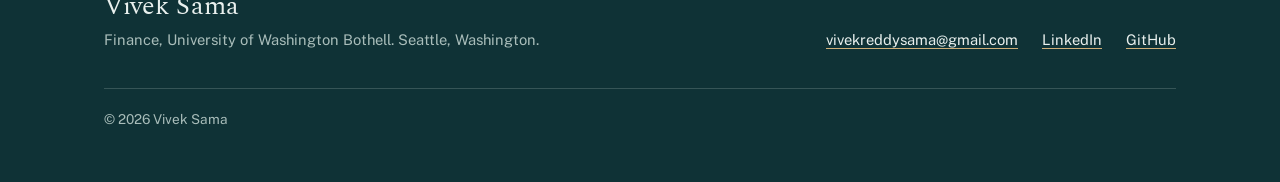
<file: blog/anthropic-ipo-growth-vs-price.html>
<!DOCTYPE html>
<html lang="en">
<head>
<meta charset="utf-8">
<meta name="viewport" content="width=device-width, initial-scale=1">
<title>Anthropic&#8217;s IPO: Is the Growth Worth the Price? | Vivek Sama</title>
<meta name="description" content="Anthropic&#8217;s growth is real. The question is whether the business can earn enough to justify a $1.19 trillion market cap and $900.9 billion in commitments.">
<link rel="preconnect" href="https://fonts.googleapis.com">
<link rel="preconnect" href="https://fonts.gstatic.com" crossorigin>
<link href="https://fonts.googleapis.com/css2?family=Public+Sans:wght@400;500;600&family=Spectral:ital,wght@0,300;0,400;0,500;0,600;1,400;1,500&display=swap" rel="stylesheet">
<link rel="stylesheet" href="../css/site.css?v=20261122a">
</head>
<body>
<a class="skip" href="#main">Skip to content</a>
<header class="site-header">
  <div class="wrap">
    <a class="brand" href="../index.html">Vivek Sama</a>
    <nav class="site-nav" aria-label="Main"><a href="../index.html#work">Work</a><a href="../about.html">About</a><a href="../experience.html">Experience</a><a href="index.html">Blog</a><a class="nav-ext" href="https://www.linkedin.com/in/vivek-sama/" target="_blank" rel="noopener">LinkedIn</a></nav>
  </div>
</header>
<main id="main">
<div class="band"><div class="wrap"><div class="page-hero post-hero">
    <div>
      <p class="crumb"><a href="index.html">All posts</a></p>
      <p class="kicker"><time datetime="2026-11-21">November 21, 2026</time></p>
      <h1>Anthropic&#8217;s IPO: Is the Growth Worth the Price?</h1>
      <p class="lede">Anthropic&#8217;s growth is real. The question is whether the business can earn enough to justify a $1.19 trillion market cap and $900.9 billion in commitments.</p>
      <p class="byline">By Vivek Sama <span>5-minute read</span></p>
    </div>
  </div></div></div>
<article class="wrap post-layout">
  <aside class="keyfacts" aria-labelledby="kf-h">
    <h2 id="kf-h">Key numbers</h2>
    <dl>
      <div><dt>IPO price, Nov 18</dt><dd>$83.00</dd></div>
      <div><dt>Close, Nov 20</dt><dd>$88.91</dd></div>
      <div><dt>Market cap</dt><dd>$1.19T</dd></div>
      <div><dt>Run-rate revenue, Oct 31</dt><dd>$81B</dd></div>
      <div><dt>Market cap / run rate</dt><dd>15&#215;</dd></div>
      <div><dt>Market cap / trailing revenue</dt><dd>34&#215;</dd></div>
      <div><dt>Compute commitments</dt><dd>$900.9B</dd></div>
      <div class="hl"><dt>Revenue needed (my test)</dt><dd>$159B</dd></div>
    </dl>
    <p class="note">The last line is my own estimate: 25&#215; earnings and a 30% net margin.</p>
  </aside>
  <div class="post">
    <p>Anthropic completed a $93.5 billion IPO, the largest in history, with approximately $91.6 billion in gross proceeds going to the company. The company behind Claude priced its shares at $83 on November 18, 2026, and began trading on Nasdaq the following day under the ticker ANT.</p>
    <p>The offering implied a valuation of roughly $1.5 trillion on a fully diluted basis, although that figure included shares reserved for future equity awards.</p>
    <p>What interests me isn&#8217;t necessarily how much Anthropic raised. It&#8217;s whether the underlying business can eventually justify that valuation.</p>

    <h2>The growth is real</h2>
    <p>Anthropic reported $33.24 billion in revenue for the first nine months of 2026, compared with $2.55 billion during the same period in 2025. By October 31, its annualized revenue run rate had reached approximately $81 billion.</p>
    <p>Enterprise adoption has been especially strong. Customers generating at least $100,000 in trailing annual revenue increased from more than 950 in September 2025 to more than 11,900 a year later.</p>
    <p>But I think it&#8217;s important to distinguish annualized revenue from actual reported revenue. The $81 billion figure extrapolates recent activity. It doesn&#8217;t necessarily represent what Anthropic will recognize over a full year, especially if customer spending changes.</p>

    <h2>The cost of growth</h2>
    <p>Anthropic&#8217;s financials also show how expensive it is to compete in AI.</p>
    <figure class="bchart" aria-label="Revenue and compute costs, first nine months of 2025 and 2026">
      <figcaption class="bchart-head"><strong>Revenue grew much faster than compute costs</strong><span>First nine months of each year, $ billions</span></figcaption>
      <div class="bchart-legend" aria-hidden="true"><span><i class="sw sw-a"></i>Revenue</span><span><i class="sw sw-b"></i>Compute and infrastructure</span></div>
      <div class="bchart-group">
        <p class="bchart-glabel">9M 2025 <span>Compute = 172% of revenue</span></p>
        <div class="bchart-row" title="Revenue, 9M 2025: $2.55B"><span class="bchart-track"><span class="bchart-bar sw-a" style="--w:7.7%"></span><span class="bchart-val">$2.55B</span></span></div>
        <div class="bchart-row" title="Compute and infrastructure, 9M 2025: $4.38B"><span class="bchart-track"><span class="bchart-bar sw-b" style="--w:13.2%"></span><span class="bchart-val">$4.38B</span></span></div>
      </div>
      <div class="bchart-group">
        <p class="bchart-glabel">9M 2026 <span>Compute = 57% of revenue</span></p>
        <div class="bchart-row" title="Revenue, 9M 2026: $33.24B"><span class="bchart-track"><span class="bchart-bar sw-a" style="--w:100%"></span><span class="bchart-val">$33.24B</span></span></div>
        <div class="bchart-row" title="Compute and infrastructure, 9M 2026: $18.81B"><span class="bchart-track"><span class="bchart-bar sw-b" style="--w:56.6%"></span><span class="bchart-val">$18.81B</span></span></div>
      </div>
      <p class="bchart-note">Source: Anthropic&#8217;s final IPO prospectus.</p>
    </figure>
    <p>Revenue is growing considerably faster than compute expenses, which is encouraging. However, the improvement hasn&#8217;t been consistent. Compute gross margin declined from 52% in Q2 2026 to 42% in Q3, partly because Anthropic relied on more expensive short-term capacity.</p>
    <p>Profitability tells a similar story.</p>
    <p>For the first nine months of 2026, Anthropic reported an operating loss of $1.26 billion and a net loss of $104.04 billion. The enormous difference largely reflects $94.32 billion in fair-value charges related to convertible notes and other financial instruments.</p>
    <p>Those charges are non-cash and come from how earlier financing is valued, not from running the business. For evaluating the underlying business, I find the operating results more informative.</p>
    <p>Even those results are volatile. Anthropic went from $974 million in operating income in Q2 to a $567 million operating loss in Q3. The company attributed the loss mainly to $5.0 billion of higher-cost short-term compute and a $2.0 billion non-cash donation-matching charge.</p>

    <h2>The $900 billion question</h2>
    <p>The most concerning figure in the prospectus, in my opinion, is Anthropic&#8217;s approximately $900.9 billion in purchase commitments and lease agreements, primarily related to computing infrastructure.</p>
    <p>Of that amount, <strong>$451.6 billion is expected to be incurred before the end of 2030</strong>, including $70.7 billion within the 12 months following September 30, 2026.</p>
    <p>For comparison, Anthropic estimated approximately $117 billion in combined net proceeds from its IPO and concurrent $26 billion private placement, including the full underwriters&#8217; option exercise.</p>
    <figure class="bchart labeled" aria-label="Compute commitments compared with cash raised">
      <figcaption class="bchart-head"><strong>Commitments dwarf the cash raised</strong><span>$ billions</span></figcaption>
      <div class="bchart-legend" aria-hidden="true"><span><i class="sw sw-a"></i>Cash raised</span><span><i class="sw sw-b"></i>Commitments</span></div>
      <div class="bchart-row" title="Net proceeds from IPO and private placement: about $117B"><span class="bchart-label">Net proceeds, IPO and placement</span><span class="bchart-track"><span class="bchart-bar sw-a" style="--w:13%"></span><span class="bchart-val">$117B</span></span></div>
      <div class="bchart-row" title="Commitments due within 12 months of Sept 30, 2026: $70.7B"><span class="bchart-label">Due in the next 12 months</span><span class="bchart-track"><span class="bchart-bar sw-b" style="--w:7.8%"></span><span class="bchart-val">$70.7B</span></span></div>
      <div class="bchart-row" title="Commitments expected before the end of 2030: $451.6B"><span class="bchart-label">Due before the end of 2030</span><span class="bchart-track"><span class="bchart-bar sw-b" style="--w:50.1%"></span><span class="bchart-val">$451.6B</span></span></div>
      <div class="bchart-row" title="Total commitments through 2045: $900.9B"><span class="bchart-label">Total, through 2045</span><span class="bchart-track"><span class="bchart-bar sw-b" style="--w:100%"></span><span class="bchart-val">$900.9B</span></span></div>
      <p class="bchart-note">Source: Anthropic&#8217;s final IPO prospectus. &#8220;Next 12 months&#8221; runs from September 30, 2026.</p>
    </figure>
    <p>This doesn&#8217;t mean Anthropic faces an immediate funding shortfall. It already had substantial liquidity and expects to finance these commitments through revenue and additional capital.</p>
    <p>Still, the scale of these obligations creates a real risk. Anthropic is committing to infrastructure capacity years before knowing precisely how much demand will exist.</p>
    <p>If demand stays strong, that capacity could become a competitive advantage. If growth slows, the commitments could become a financial burden.</p>

    <h2>What does the valuation require?</h2>
    <p>Anthropic closed November 20 at $88.91 per share. With approximately 13.37 billion shares outstanding, its market capitalization was roughly $1.19 trillion.</p>
    <p>Using its $81 billion annualized revenue run rate, that&#8217;s approximately 15 times sales.</p>
    <p>But using reported trailing-12-month revenue of approximately $35.3 billion, the multiple is closer to <strong>34 times sales</strong>.</p>
    <p>The difference matters.</p>
    <p>Here&#8217;s a simple valuation test using my own assumptions:</p>
    <table>
      <thead><tr><th>Assumption</th><th class="num">Value</th></tr></thead>
      <tbody>
        <tr><td>Market capitalization</td><td class="num">$1.19T</td></tr>
        <tr><td>Target P/E multiple</td><td class="num">25&#215;</td></tr>
        <tr><td>Assumed net profit margin</td><td class="num">30%</td></tr>
        <tr><td>Required annual net income</td><td class="num">$47.6B</td></tr>
        <tr class="key"><td>Required annual revenue</td><td class="num">$159B</td></tr>
      </tbody>
    </table>
    <p>At a 25&#215; earnings multiple and 30% net margin, Anthropic would need approximately $159 billion in annual revenue to support its current market capitalization.</p>
    <p>That&#8217;s nearly twice its October revenue run rate.</p>
    <p>And a 30% net margin is a demanding assumption for a company with substantial compute costs. At a 20% margin, required annual revenue increases to approximately $238 billion.</p>
    <figure class="bchart labeled" aria-label="Revenue needed to support a $1.19 trillion market cap">
      <figcaption class="bchart-head"><strong>What a $1.19 trillion market cap needs</strong><span>Annual revenue, $ billions, at a 25&#215; P/E</span></figcaption>
      <div class="bchart-row" title="Run-rate revenue as of October 31, 2026: $81B"><span class="bchart-label">Run rate today</span><span class="bchart-track"><span class="bchart-bar sw-n" style="--w:34%"></span><span class="bchart-val">$81B</span></span></div>
      <div class="bchart-row focus" title="Revenue needed at a 30% net margin: $159B"><span class="bchart-label">Needed at a 30% net margin</span><span class="bchart-track"><span class="bchart-bar sw-a" style="--w:66.8%"></span><span class="bchart-val">$159B <em>about 2&#215; today</em></span></span></div>
      <div class="bchart-row" title="Revenue needed at a 20% net margin: $238B"><span class="bchart-label">Needed at a 20% net margin</span><span class="bchart-track"><span class="bchart-bar sw-a2" style="--w:100%"></span><span class="bchart-val">$238B</span></span></div>
      <p class="bchart-note">Net income needed: $1.19T &#247; 25 = $47.6B. Revenue needed = net income &#247; margin.</p>
    </figure>
    <p>This isn&#8217;t a price target or full DCF valuation. It&#8217;s a simplified test of how much future profitability investors are pricing in.</p>

    <h2>The circular financing risk</h2>
    <p>Another detail worth watching is Anthropic&#8217;s relationship with its infrastructure partners.</p>
    <p>Approximately 44% of its revenue during the first nine months of 2026 came through cloud service provider marketplaces.</p>
    <p>Meanwhile, AMD, Broadcom, Google, Micron, Microsoft, Nvidia, and TSMC Partners participated in a $26 billion private placement.</p>
    <p>These relationships aren&#8217;t inherently problematic. Cloud marketplaces distribute Anthropic&#8217;s products to real customers. But when suppliers, investors, and distribution partners overlap, I think it&#8217;s especially important to understand the economics behind reported growth.</p>
    <p>There is also a revenue-quality consideration. Anthropic estimates that 5%&#8211;7% of its nine-month revenue came from customers violating its usage policies or commercial terms. Stricter enforcement could affect future growth.</p>

    <h2>What would change my mind?</h2>
    <p>I&#8217;d become more optimistic if Anthropic consistently reduced compute expenses below 50% of revenue, returned to sustained operating profitability, and maintained strong customer growth without relying on increasingly expensive capacity.</p>
    <p>Conversely, slowing revenue growth alongside deteriorating margins would make its current valuation much harder to justify.</p>

    <h2>Final thoughts</h2>
    <p>I think Anthropic has a credible path to becoming one of the most important enterprise AI companies. Its customer growth and improving long-term compute economics support that possibility.</p>
    <p>But a great business isn&#8217;t automatically a great investment at every price.</p>
    <p>For me, the biggest question isn&#8217;t whether demand for AI will continue growing. It&#8217;s whether Anthropic can capture enough of that growth, at attractive enough margins, to justify the capital it needs.</p>
    <p><strong>The IPO proves investors are willing to finance that future. It doesn&#8217;t prove the future will deliver the returns they&#8217;re expecting.</strong></p>

    <h2>Sources</h2>
    <ol class="sources">
      <li><a href="https://www.sec.gov/Archives/edgar/data/2130357/000162828026074944/anthropicpbc-424b4.htm" target="_blank" rel="noopener">Anthropic, Final IPO Prospectus (SEC Form 424B4)</a></li>
      <li><a href="https://www.anthropic.com/news/ipo-close" target="_blank" rel="noopener">Anthropic, IPO Closing Announcement</a>, November 20, 2026.</li>
      <li><a href="https://stockanalysis.com/news/anthropic-market-cap-never-2-trillion/" target="_blank" rel="noopener">Stock Analysis, Anthropic&#8217;s Market Capitalization Explained</a>, November 21, 2026.</li>
      <li><a href="https://finance.yahoo.com/quote/ANT/history/" target="_blank" rel="noopener">Yahoo Finance, ANT Historical Share Prices</a></li>
    </ol>
    <p class="note">This article reflects my personal analysis and opinions and is not investment advice.</p>
  </div>
</article>
</main>
<footer class="site-footer">
  <div class="wrap">
    <div class="foot-id">
      <p class="foot-name">Vivek Sama</p>
      <p>Finance, University of Washington Bothell. Seattle, Washington.</p>
    </div>
    <ul>
      <li><a href="mailto:vivekreddysama@gmail.com">vivekreddysama@gmail.com</a></li>
      <li><a href="https://www.linkedin.com/in/vivek-sama/" target="_blank" rel="noopener">LinkedIn</a></li>
      <li><a href="https://github.com/vivek-sama" target="_blank" rel="noopener">GitHub</a></li>
    </ul>
    <p class="foot-copy">© 2026 Vivek Sama</p>
  </div>
</footer>
</body>
</html>
</file>
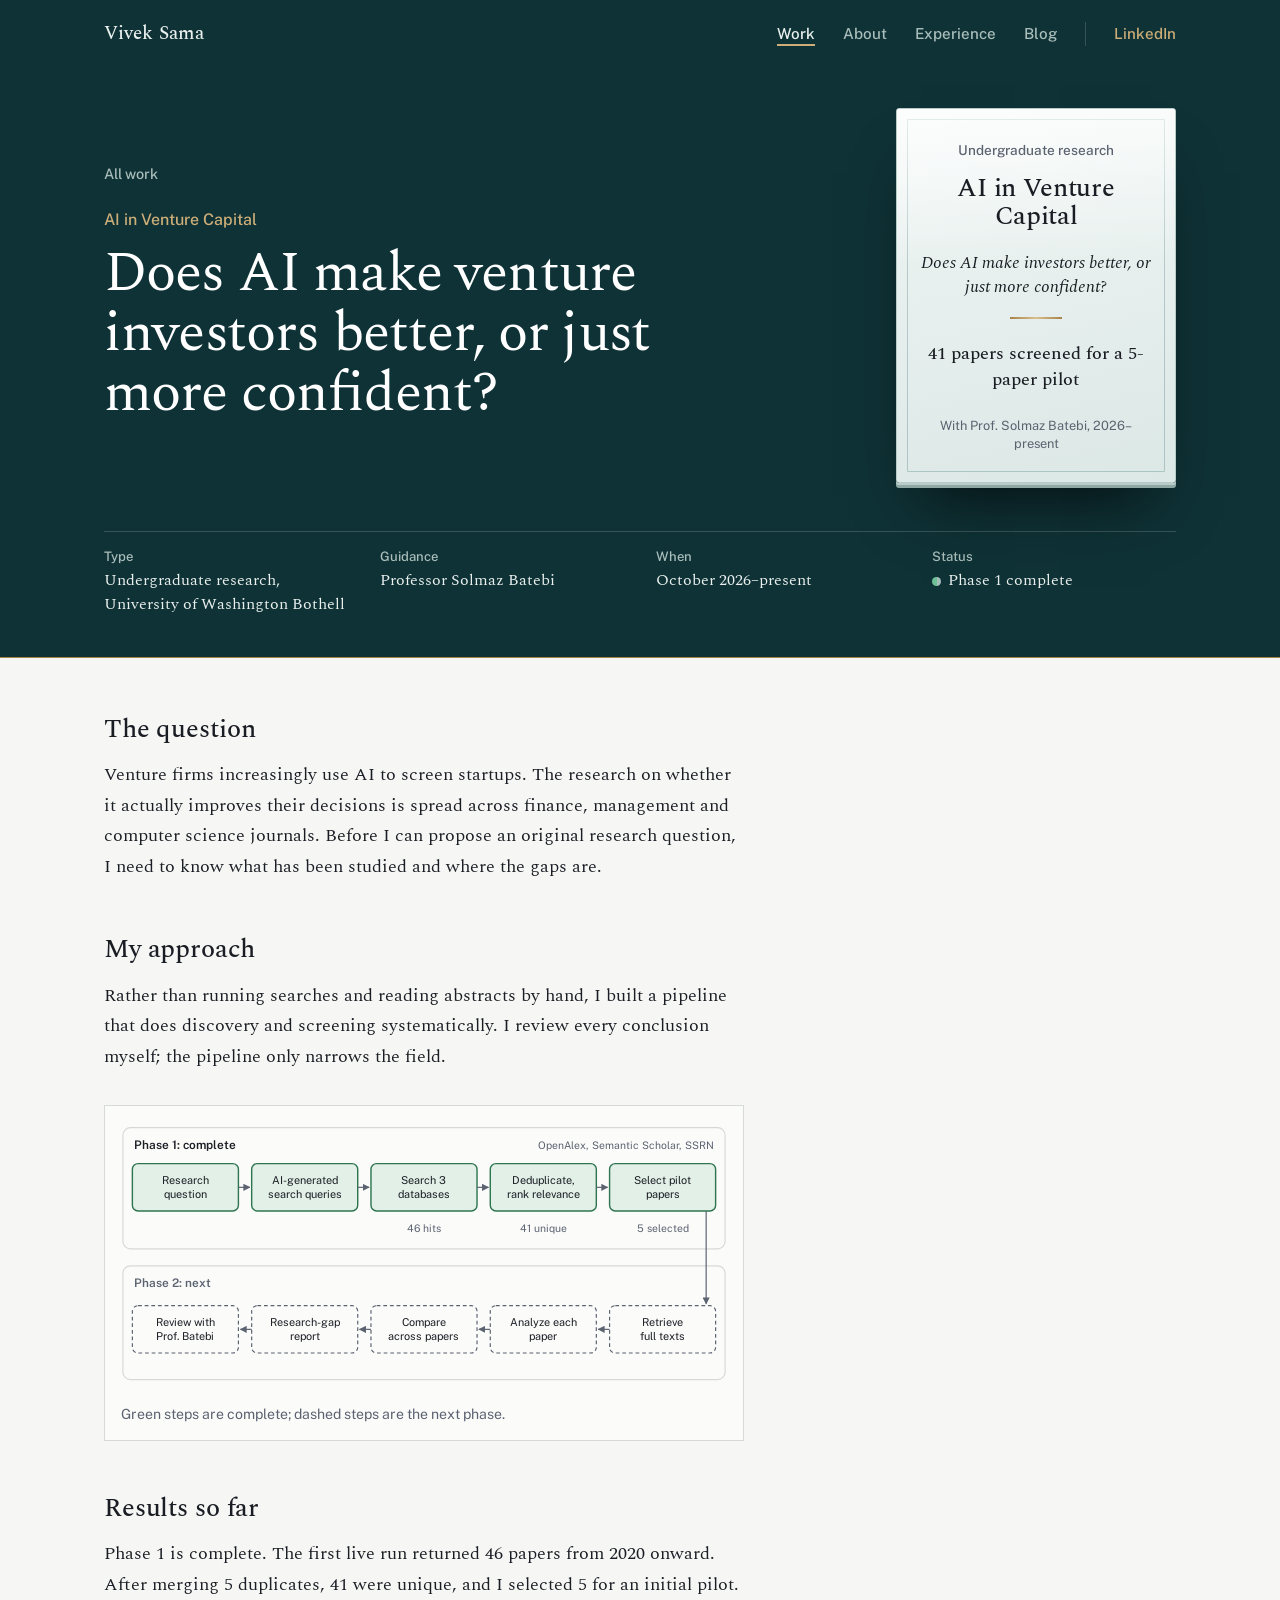
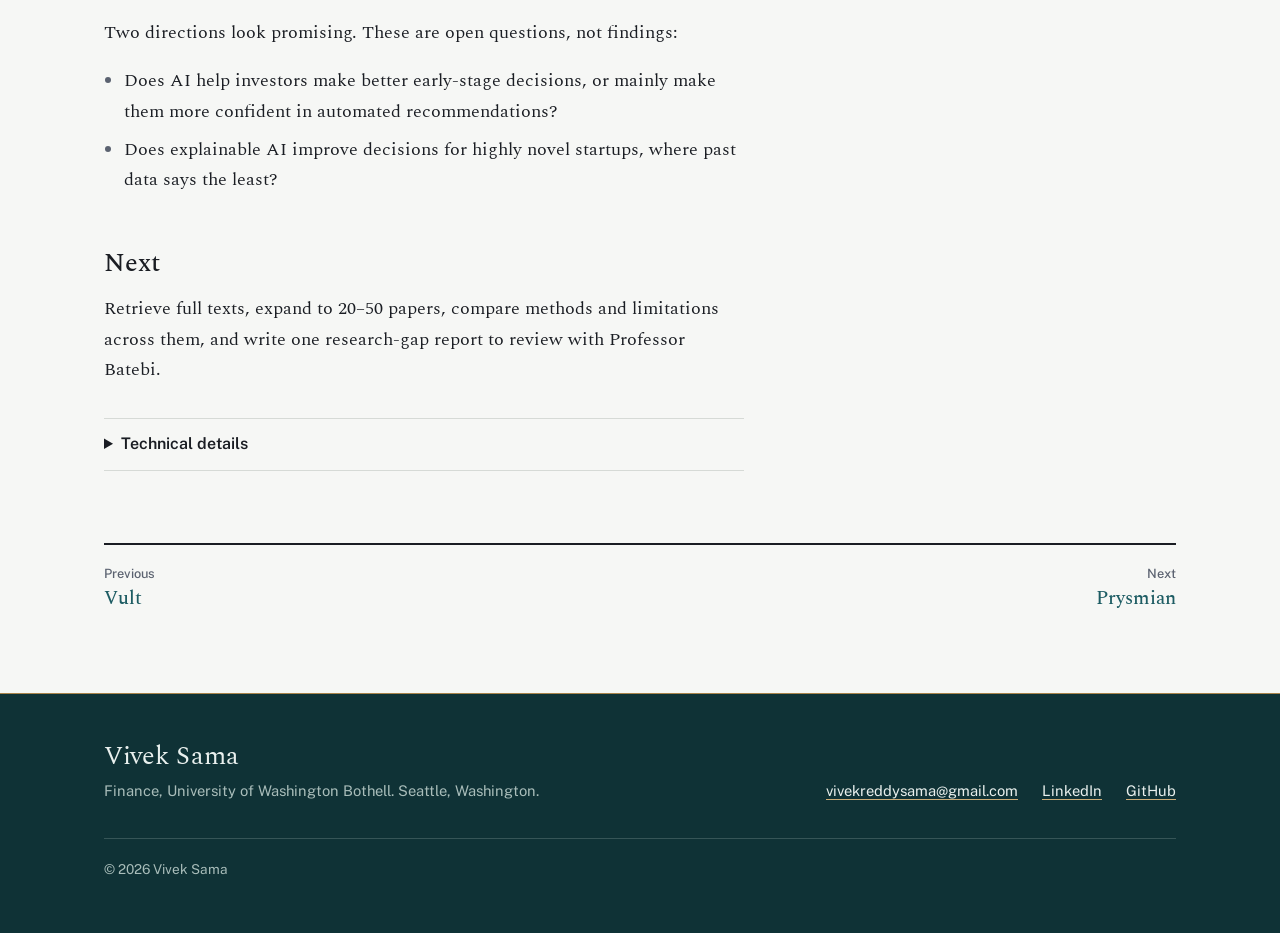
<file: work/ai-vc.html>
<!DOCTYPE html>
<html lang="en">
<head>
<meta charset="utf-8">
<meta name="viewport" content="width=device-width, initial-scale=1">
<title>AI in Venture Capital: Vivek Sama</title>
<meta name="description" content="Vivek Sama: finance student at the University of Washington. Equity research, quantitative research and technology.">
<link rel="preconnect" href="https://fonts.googleapis.com">
<link rel="preconnect" href="https://fonts.gstatic.com" crossorigin>
<link href="https://fonts.googleapis.com/css2?family=Public+Sans:wght@400;500;600&family=Spectral:ital,wght@0,300;0,400;0,500;0,600;1,400;1,500&display=swap" rel="stylesheet">
<link rel="stylesheet" href="../css/site.css?v=20261122a">
</head>
<body>
<a class="skip" href="#main">Skip to content</a>
<header class="site-header">
  <div class="wrap">
    <a class="brand" href="../index.html">Vivek Sama</a>
    <nav class="site-nav" aria-label="Main"><a href="../index.html#work" aria-current="page">Work</a><a href="../about.html">About</a><a href="../experience.html">Experience</a><a href="../blog/index.html">Blog</a><a class="nav-ext" href="https://www.linkedin.com/in/vivek-sama/" target="_blank" rel="noopener">LinkedIn</a></nav>
  </div>
</header>
<main id="main">
<div class="band"><div class="wrap"><div class="case-hero">
    <div class="case-hero-text">
      <p class="crumb"><a href="../index.html#work">All work</a></p>
      <p class="kicker">AI in Venture Capital</p>
      <h1>Does AI make venture investors better, or just more confident?</h1>
    </div>
    <div class="tombstone static case-ts">
  <span class="ts-top"><span class="ts-role">Undergraduate research</span><span class="ts-name">AI in Venture Capital</span><span class="ts-desc">Does AI make investors better, or just more confident?</span></span>
  <span class="ts-bottom"><span class="ts-rule" aria-hidden="true"></span><span class="ts-fig">41 papers screened for a 5-paper pilot</span><span class="ts-foot">With Prof. Solmaz Batebi, 2026–present</span></span>
    </div>
  </div>
  <dl class="facts"><div><dt>Type</dt><dd>Undergraduate research, University of Washington Bothell</dd></div><div><dt>Guidance</dt><dd>Professor Solmaz Batebi</dd></div><div><dt>When</dt><dd>October 2026–present</dd></div><div><dt>Status</dt><dd><span class="status partly">Phase 1 complete</span></dd></div></dl></div></div>
<article class="wrap case">
  <div class="measure">

<h2>The question</h2>
<p>Venture firms increasingly use AI to screen startups. The research on whether it actually improves their decisions is spread across finance, management and computer science journals. Before I can propose an original research question, I need to know what has been studied and where the gaps are.</p>

<h2>My approach</h2>
<p>Rather than running searches and reading abstracts by hand, I built a pipeline that does discovery and screening systematically. I review every conclusion myself; the pipeline only narrows the field.</p>
<figure class="diagram"><svg viewBox="0 0 640 286" role="img" aria-labelledby="ai-svg-t">
<title id="ai-svg-t">Research pipeline. Phase 1, complete: research question, AI-generated search queries, search of three databases (46 hits), deduplication and relevance ranking (41 unique), pilot selection (5 papers). Phase 2, next: retrieve full texts, analyze each paper, compare across papers, research-gap report, review with Prof. Batebi.</title>
<defs><marker id="pa" viewBox="0 0 10 10" refX="9" refY="5" markerWidth="6" markerHeight="6" orient="auto-start-reverse"><path class="head" d="M0 0L10 5L0 10z"/></marker></defs>
<rect class="group" x="2" y="6" width="636" height="128" rx="8"/>
<text x="14" y="28" font-size="12.5" font-weight="600">Phase 1: complete</text>
<text x="626" y="28" font-size="11" class="sub" text-anchor="end">OpenAlex, Semantic Scholar, SSRN</text>
<rect class="group" x="2" y="152" width="636" height="120" rx="8"/>
<text x="14" y="174" font-size="12.5" font-weight="600" class="sub">Phase 2: next</text>
<rect class="done" x="12" y="44" width="112" height="50" rx="6"/><text x="68" y="65" font-size="11.5" text-anchor="middle">Research</text><text x="68" y="80" font-size="11.5" text-anchor="middle">question</text>
<rect class="done" x="138" y="44" width="112" height="50" rx="6"/><text x="194" y="65" font-size="11.5" text-anchor="middle">AI-generated</text><text x="194" y="80" font-size="11.5" text-anchor="middle">search queries</text>
<rect class="done" x="264" y="44" width="112" height="50" rx="6"/><text x="320" y="65" font-size="11.5" text-anchor="middle">Search 3</text><text x="320" y="80" font-size="11.5" text-anchor="middle">databases</text>
<rect class="done" x="390" y="44" width="112" height="50" rx="6"/><text x="446" y="65" font-size="11.5" text-anchor="middle">Deduplicate,</text><text x="446" y="80" font-size="11.5" text-anchor="middle">rank relevance</text>
<rect class="done" x="516" y="44" width="112" height="50" rx="6"/><text x="572" y="65" font-size="11.5" text-anchor="middle">Select pilot</text><text x="572" y="80" font-size="11.5" text-anchor="middle">papers</text>
<text x="320" y="116" font-size="11" class="sub" text-anchor="middle">46 hits</text>
<text x="446" y="116" font-size="11" class="sub" text-anchor="middle">41 unique</text>
<text x="572" y="116" font-size="11" class="sub" text-anchor="middle">5 selected</text>
<rect class="todo" x="516" y="194" width="112" height="50" rx="6"/><text x="572" y="215" font-size="11.5" text-anchor="middle">Retrieve</text><text x="572" y="230" font-size="11.5" text-anchor="middle">full texts</text>
<rect class="todo" x="390" y="194" width="112" height="50" rx="6"/><text x="446" y="215" font-size="11.5" text-anchor="middle">Analyze each</text><text x="446" y="230" font-size="11.5" text-anchor="middle">paper</text>
<rect class="todo" x="264" y="194" width="112" height="50" rx="6"/><text x="320" y="215" font-size="11.5" text-anchor="middle">Compare</text><text x="320" y="230" font-size="11.5" text-anchor="middle">across papers</text>
<rect class="todo" x="138" y="194" width="112" height="50" rx="6"/><text x="194" y="215" font-size="11.5" text-anchor="middle">Research-gap</text><text x="194" y="230" font-size="11.5" text-anchor="middle">report</text>
<rect class="todo" x="12" y="194" width="112" height="50" rx="6"/><text x="68" y="215" font-size="11.5" text-anchor="middle">Review with</text><text x="68" y="230" font-size="11.5" text-anchor="middle">Prof. Batebi</text>
<path class="line" d="M124 69H136" marker-end="url(#pa)"/><path class="line" d="M250 69H262" marker-end="url(#pa)"/><path class="line" d="M376 69H388" marker-end="url(#pa)"/><path class="line" d="M502 69H514" marker-end="url(#pa)"/>
<path class="line" d="M618 94V192" marker-end="url(#pa)"/>
<path class="line" d="M516 219H504" marker-end="url(#pa)"/><path class="line" d="M390 219H378" marker-end="url(#pa)"/><path class="line" d="M264 219H252" marker-end="url(#pa)"/><path class="line" d="M138 219H126" marker-end="url(#pa)"/>
</svg><figcaption>Green steps are complete; dashed steps are the next phase.</figcaption></figure>

<h2>Results so far</h2>
<p>Phase 1 is complete. The first live run returned 46 papers from 2020 onward. After merging 5 duplicates, 41 were unique, and I selected 5 for an initial pilot.</p>
<p>Two directions look promising. These are open questions, not findings:</p>
<ul>
  <li>Does AI help investors make better early-stage decisions, or mainly make them more confident in automated recommendations?</li>
  <li>Does explainable AI improve decisions for highly novel startups, where past data says the least?</li>
</ul>

<h2>Next</h2>
<p>Retrieve full texts, expand to 20–50 papers, compare methods and limitations across them, and write one research-gap report to review with Professor Batebi.</p>

<details>
  <summary>Technical details</summary>
  <p>Python; Gemini API for query generation; OpenAlex, Semantic Scholar and SSRN for discovery; SQLite and JSON caching. The pipeline retries failed API calls and saves partial results rather than treating them as complete. 25 automated tests.</p>
</details>
  </div>
  <nav class="case-nav" aria-label="More case studies"><a class="prev" href="vult.html"><span>Previous</span>Vult</a><a class="next" href="prysmian.html"><span>Next</span>Prysmian</a></nav>
</article>
</main>
<footer class="site-footer">
  <div class="wrap">
    <div class="foot-id">
      <p class="foot-name">Vivek Sama</p>
      <p>Finance, University of Washington Bothell. Seattle, Washington.</p>
    </div>
    <ul>
      <li><a href="mailto:vivekreddysama@gmail.com">vivekreddysama@gmail.com</a></li>
      <li><a href="https://www.linkedin.com/in/vivek-sama/" target="_blank" rel="noopener">LinkedIn</a></li>
      <li><a href="https://github.com/vivek-sama" target="_blank" rel="noopener">GitHub</a></li>
    </ul>
    <p class="foot-copy">© 2026 Vivek Sama</p>
  </div>
</footer>
</body>
</html>
</file>
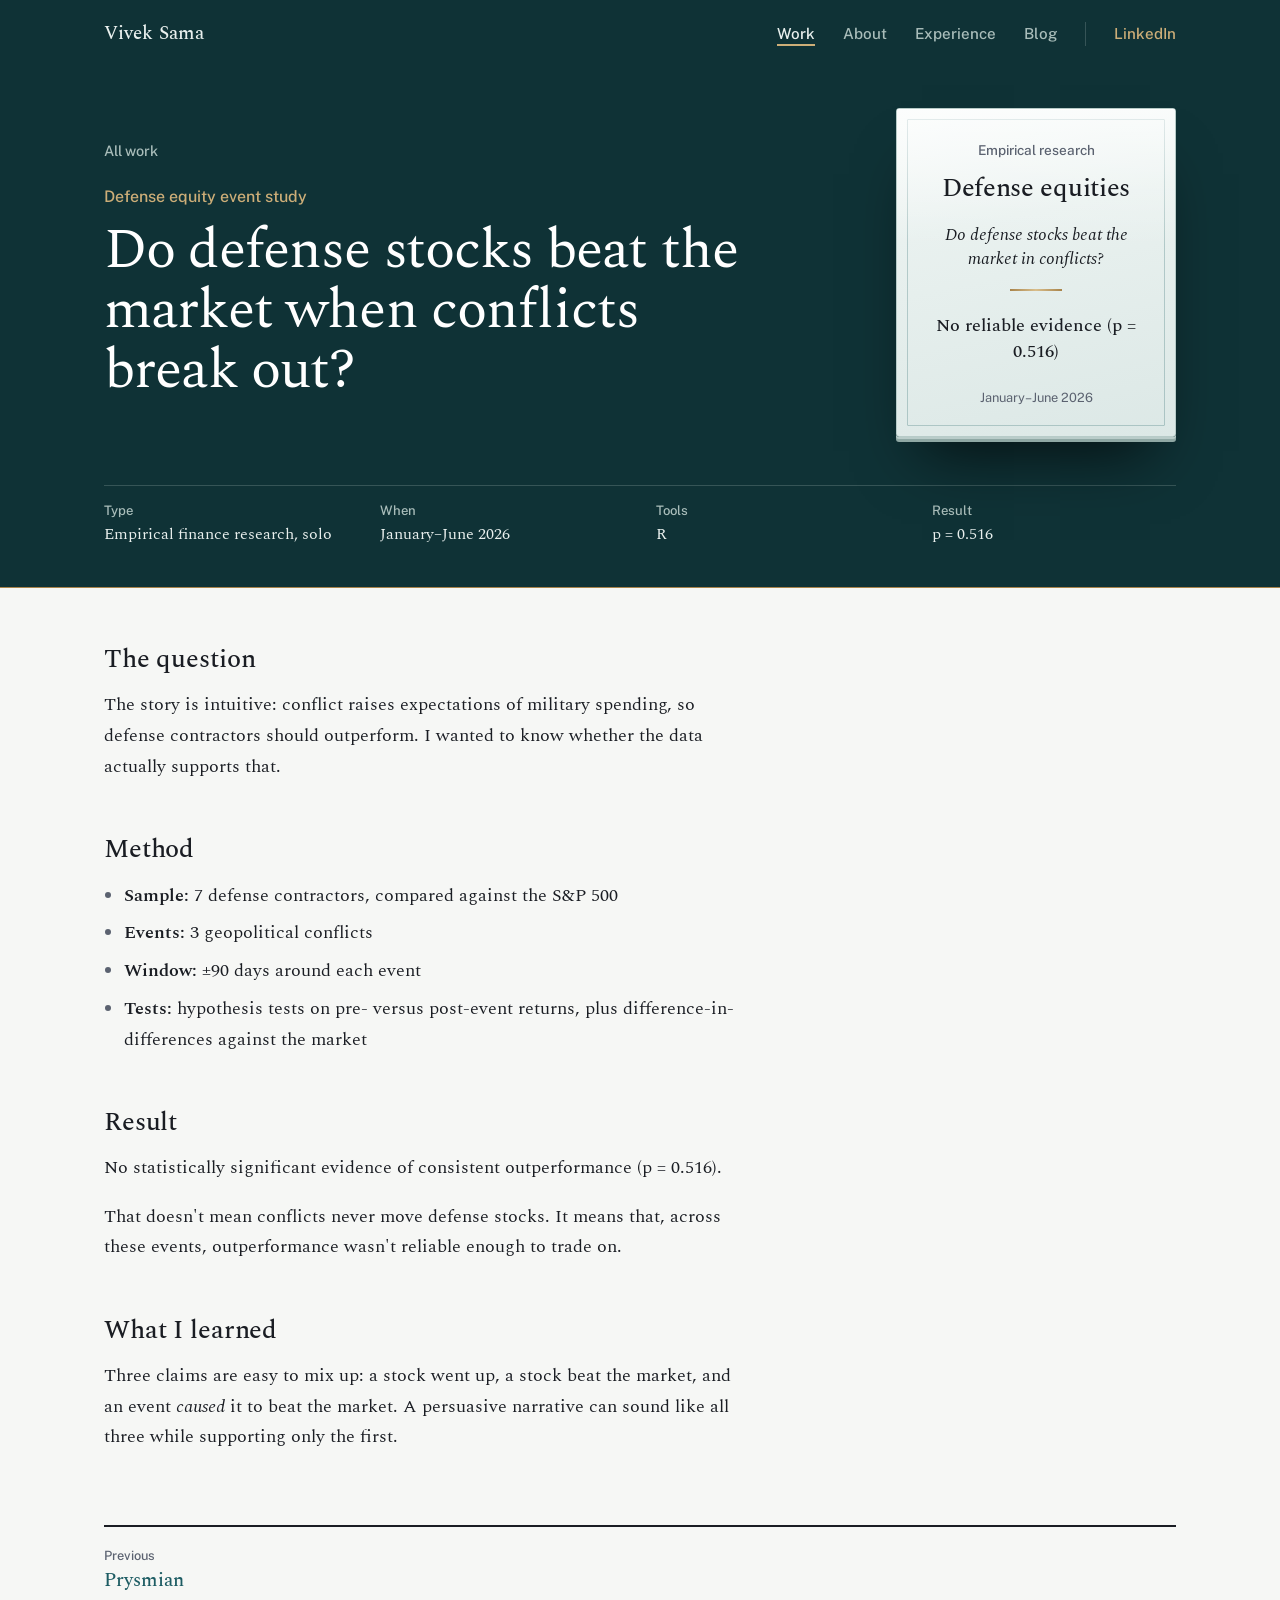
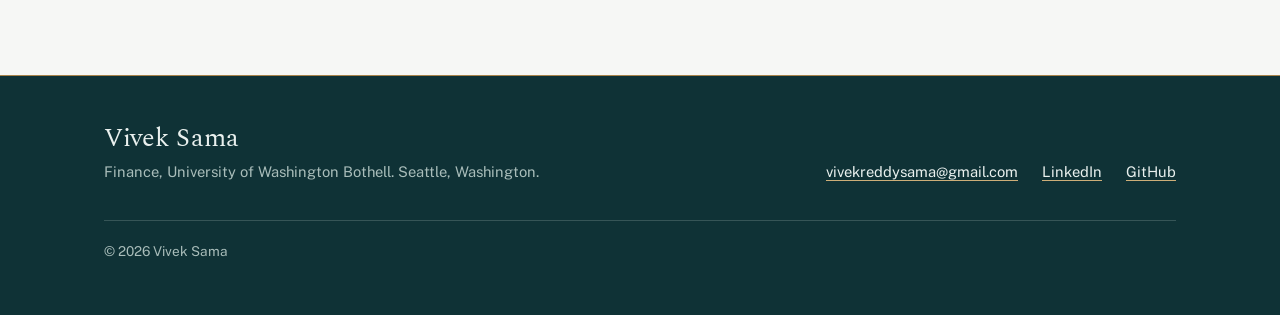
<file: work/defense.html>
<!DOCTYPE html>
<html lang="en">
<head>
<meta charset="utf-8">
<meta name="viewport" content="width=device-width, initial-scale=1">
<title>Defense equity event study: Vivek Sama</title>
<meta name="description" content="Vivek Sama: finance student at the University of Washington. Equity research, quantitative research and technology.">
<link rel="preconnect" href="https://fonts.googleapis.com">
<link rel="preconnect" href="https://fonts.gstatic.com" crossorigin>
<link href="https://fonts.googleapis.com/css2?family=Public+Sans:wght@400;500;600&family=Spectral:ital,wght@0,300;0,400;0,500;0,600;1,400;1,500&display=swap" rel="stylesheet">
<link rel="stylesheet" href="../css/site.css?v=20261122a">
</head>
<body>
<a class="skip" href="#main">Skip to content</a>
<header class="site-header">
  <div class="wrap">
    <a class="brand" href="../index.html">Vivek Sama</a>
    <nav class="site-nav" aria-label="Main"><a href="../index.html#work" aria-current="page">Work</a><a href="../about.html">About</a><a href="../experience.html">Experience</a><a href="../blog/index.html">Blog</a><a class="nav-ext" href="https://www.linkedin.com/in/vivek-sama/" target="_blank" rel="noopener">LinkedIn</a></nav>
  </div>
</header>
<main id="main">
<div class="band"><div class="wrap"><div class="case-hero">
    <div class="case-hero-text">
      <p class="crumb"><a href="../index.html#work">All work</a></p>
      <p class="kicker">Defense equity event study</p>
      <h1>Do defense stocks beat the market when conflicts break out?</h1>
    </div>
    <div class="tombstone static case-ts">
  <span class="ts-top"><span class="ts-role">Empirical research</span><span class="ts-name">Defense equities</span><span class="ts-desc">Do defense stocks beat the market in conflicts?</span></span>
  <span class="ts-bottom"><span class="ts-rule" aria-hidden="true"></span><span class="ts-fig">No reliable evidence (p = 0.516)</span><span class="ts-foot">January–June 2026</span></span>
    </div>
  </div>
  <dl class="facts"><div><dt>Type</dt><dd>Empirical finance research, solo</dd></div><div><dt>When</dt><dd>January–June 2026</dd></div><div><dt>Tools</dt><dd>R</dd></div><div><dt>Result</dt><dd>p = 0.516</dd></div></dl></div></div>
<article class="wrap case">
  <div class="measure">

<h2>The question</h2>
<p>The story is intuitive: conflict raises expectations of military spending, so defense contractors should outperform. I wanted to know whether the data actually supports that.</p>

<h2>Method</h2>
<ul>
  <li><strong>Sample:</strong> 7 defense contractors, compared against the S&amp;P 500</li>
  <li><strong>Events:</strong> 3 geopolitical conflicts</li>
  <li><strong>Window:</strong> ±90 days around each event</li>
  <li><strong>Tests:</strong> hypothesis tests on pre- versus post-event returns, plus difference-in-differences against the market</li>
</ul>

<h2>Result</h2>
<p>No statistically significant evidence of consistent outperformance (p = 0.516).</p>
<p>That doesn't mean conflicts never move defense stocks. It means that, across these events, outperformance wasn't reliable enough to trade on.</p>

<h2>What I learned</h2>
<p>Three claims are easy to mix up: a stock went up, a stock beat the market, and an event <em>caused</em> it to beat the market. A persuasive narrative can sound like all three while supporting only the first.</p>
  </div>
  <nav class="case-nav" aria-label="More case studies"><a class="prev" href="prysmian.html"><span>Previous</span>Prysmian</a></nav>
</article>
</main>
<footer class="site-footer">
  <div class="wrap">
    <div class="foot-id">
      <p class="foot-name">Vivek Sama</p>
      <p>Finance, University of Washington Bothell. Seattle, Washington.</p>
    </div>
    <ul>
      <li><a href="mailto:vivekreddysama@gmail.com">vivekreddysama@gmail.com</a></li>
      <li><a href="https://www.linkedin.com/in/vivek-sama/" target="_blank" rel="noopener">LinkedIn</a></li>
      <li><a href="https://github.com/vivek-sama" target="_blank" rel="noopener">GitHub</a></li>
    </ul>
    <p class="foot-copy">© 2026 Vivek Sama</p>
  </div>
</footer>
</body>
</html>
</file>
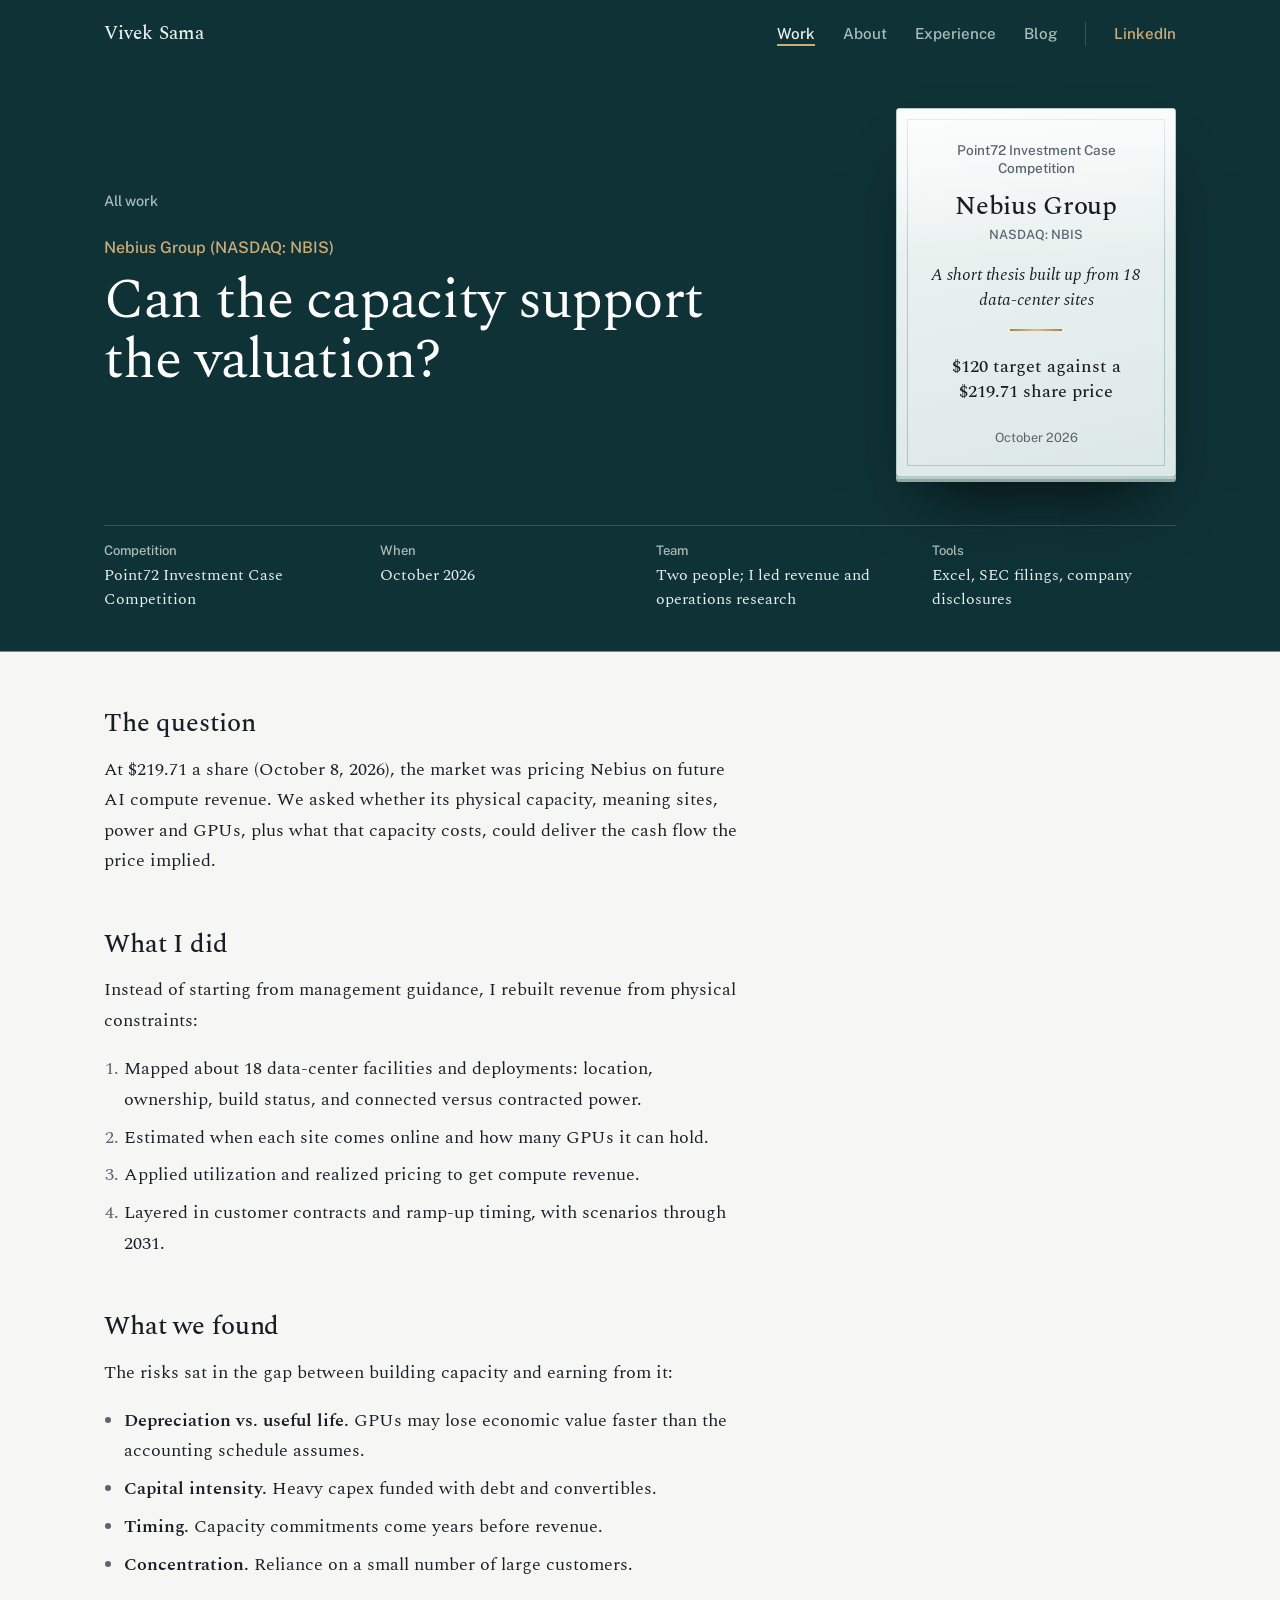
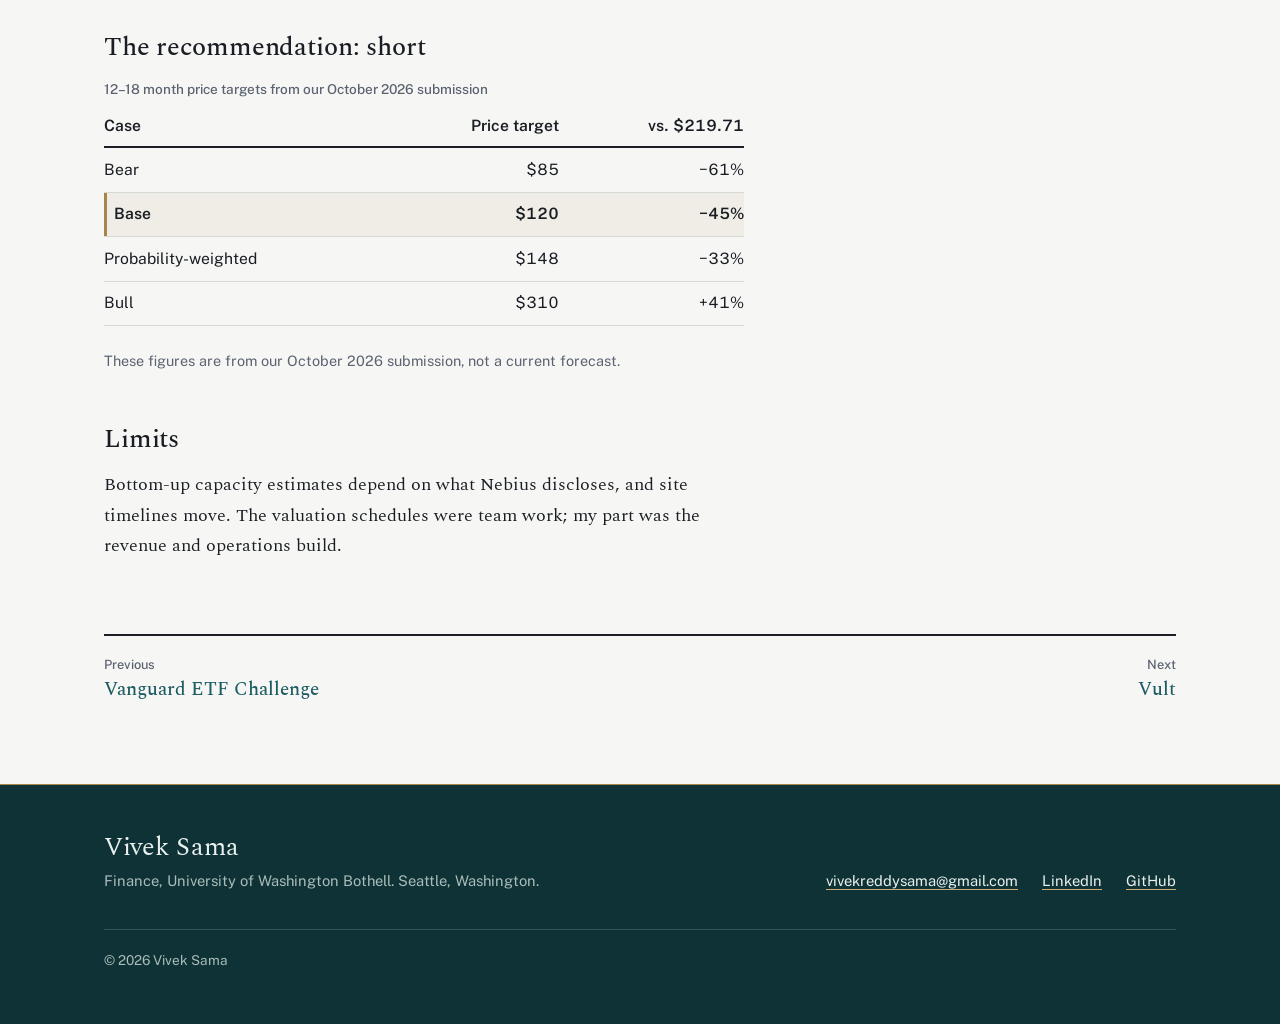
<file: work/nebius.html>
<!DOCTYPE html>
<html lang="en">
<head>
<meta charset="utf-8">
<meta name="viewport" content="width=device-width, initial-scale=1">
<title>Nebius Group (NASDAQ: NBIS): Vivek Sama</title>
<meta name="description" content="Vivek Sama: finance student at the University of Washington. Equity research, quantitative research and technology.">
<link rel="preconnect" href="https://fonts.googleapis.com">
<link rel="preconnect" href="https://fonts.gstatic.com" crossorigin>
<link href="https://fonts.googleapis.com/css2?family=Public+Sans:wght@400;500;600&family=Spectral:ital,wght@0,300;0,400;0,500;0,600;1,400;1,500&display=swap" rel="stylesheet">
<link rel="stylesheet" href="../css/site.css?v=20261122a">
</head>
<body>
<a class="skip" href="#main">Skip to content</a>
<header class="site-header">
  <div class="wrap">
    <a class="brand" href="../index.html">Vivek Sama</a>
    <nav class="site-nav" aria-label="Main"><a href="../index.html#work" aria-current="page">Work</a><a href="../about.html">About</a><a href="../experience.html">Experience</a><a href="../blog/index.html">Blog</a><a class="nav-ext" href="https://www.linkedin.com/in/vivek-sama/" target="_blank" rel="noopener">LinkedIn</a></nav>
  </div>
</header>
<main id="main">
<div class="band"><div class="wrap"><div class="case-hero">
    <div class="case-hero-text">
      <p class="crumb"><a href="../index.html#work">All work</a></p>
      <p class="kicker">Nebius Group (NASDAQ: NBIS)</p>
      <h1>Can the capacity support the valuation?</h1>
    </div>
    <div class="tombstone static case-ts">
  <span class="ts-top"><span class="ts-role">Point72 Investment Case Competition</span><span class="ts-name">Nebius Group</span><span class="ts-ticker">NASDAQ: NBIS</span><span class="ts-desc">A short thesis built up from 18 data-center sites</span></span>
  <span class="ts-bottom"><span class="ts-rule" aria-hidden="true"></span><span class="ts-fig">$120 target against a $219.71 share price</span><span class="ts-foot">October 2026</span></span>
    </div>
  </div>
  <dl class="facts"><div><dt>Competition</dt><dd>Point72 Investment Case Competition</dd></div><div><dt>When</dt><dd>October 2026</dd></div><div><dt>Team</dt><dd>Two people; I led revenue and operations research</dd></div><div><dt>Tools</dt><dd>Excel, SEC filings, company disclosures</dd></div></dl></div></div>
<article class="wrap case">
  <div class="measure">

<h2>The question</h2>
<p>At $219.71 a share (October 8, 2026), the market was pricing Nebius on future AI compute revenue. We asked whether its physical capacity, meaning sites, power and GPUs, plus what that capacity costs, could deliver the cash flow the price implied.</p>

<h2>What I did</h2>
<p>Instead of starting from management guidance, I rebuilt revenue from physical constraints:</p>
<ol>
  <li>Mapped about 18 data-center facilities and deployments: location, ownership, build status, and connected versus contracted power.</li>
  <li>Estimated when each site comes online and how many GPUs it can hold.</li>
  <li>Applied utilization and realized pricing to get compute revenue.</li>
  <li>Layered in customer contracts and ramp-up timing, with scenarios through 2031.</li>
</ol>

<h2>What we found</h2>
<p>The risks sat in the gap between building capacity and earning from it:</p>
<ul>
  <li><strong>Depreciation vs. useful life.</strong> GPUs may lose economic value faster than the accounting schedule assumes.</li>
  <li><strong>Capital intensity.</strong> Heavy capex funded with debt and convertibles.</li>
  <li><strong>Timing.</strong> Capacity commitments come years before revenue.</li>
  <li><strong>Concentration.</strong> Reliance on a small number of large customers.</li>
</ul>

<h2>The recommendation: short</h2>
<table>
  <caption>12–18 month price targets from our October 2026 submission</caption>
  <thead><tr><th scope="col">Case</th><th scope="col" class="num">Price target</th><th scope="col" class="num">vs. $219.71</th></tr></thead>
  <tbody>
    <tr><td>Bear</td><td class="num">$85</td><td class="num">−61%</td></tr>
    <tr class="key"><td>Base</td><td class="num">$120</td><td class="num">−45%</td></tr>
    <tr><td>Probability-weighted</td><td class="num">$148</td><td class="num">−33%</td></tr>
    <tr><td>Bull</td><td class="num">$310</td><td class="num">+41%</td></tr>
  </tbody>
</table>
<p class="note">These figures are from our October 2026 submission, not a current forecast.</p>

<h2>Limits</h2>
<p>Bottom-up capacity estimates depend on what Nebius discloses, and site timelines move. The valuation schedules were team work; my part was the revenue and operations build.</p>
  </div>
  <nav class="case-nav" aria-label="More case studies"><a class="prev" href="vanguard.html"><span>Previous</span>Vanguard ETF Challenge</a><a class="next" href="vult.html"><span>Next</span>Vult</a></nav>
</article>
</main>
<footer class="site-footer">
  <div class="wrap">
    <div class="foot-id">
      <p class="foot-name">Vivek Sama</p>
      <p>Finance, University of Washington Bothell. Seattle, Washington.</p>
    </div>
    <ul>
      <li><a href="mailto:vivekreddysama@gmail.com">vivekreddysama@gmail.com</a></li>
      <li><a href="https://www.linkedin.com/in/vivek-sama/" target="_blank" rel="noopener">LinkedIn</a></li>
      <li><a href="https://github.com/vivek-sama" target="_blank" rel="noopener">GitHub</a></li>
    </ul>
    <p class="foot-copy">© 2026 Vivek Sama</p>
  </div>
</footer>
</body>
</html>
</file>
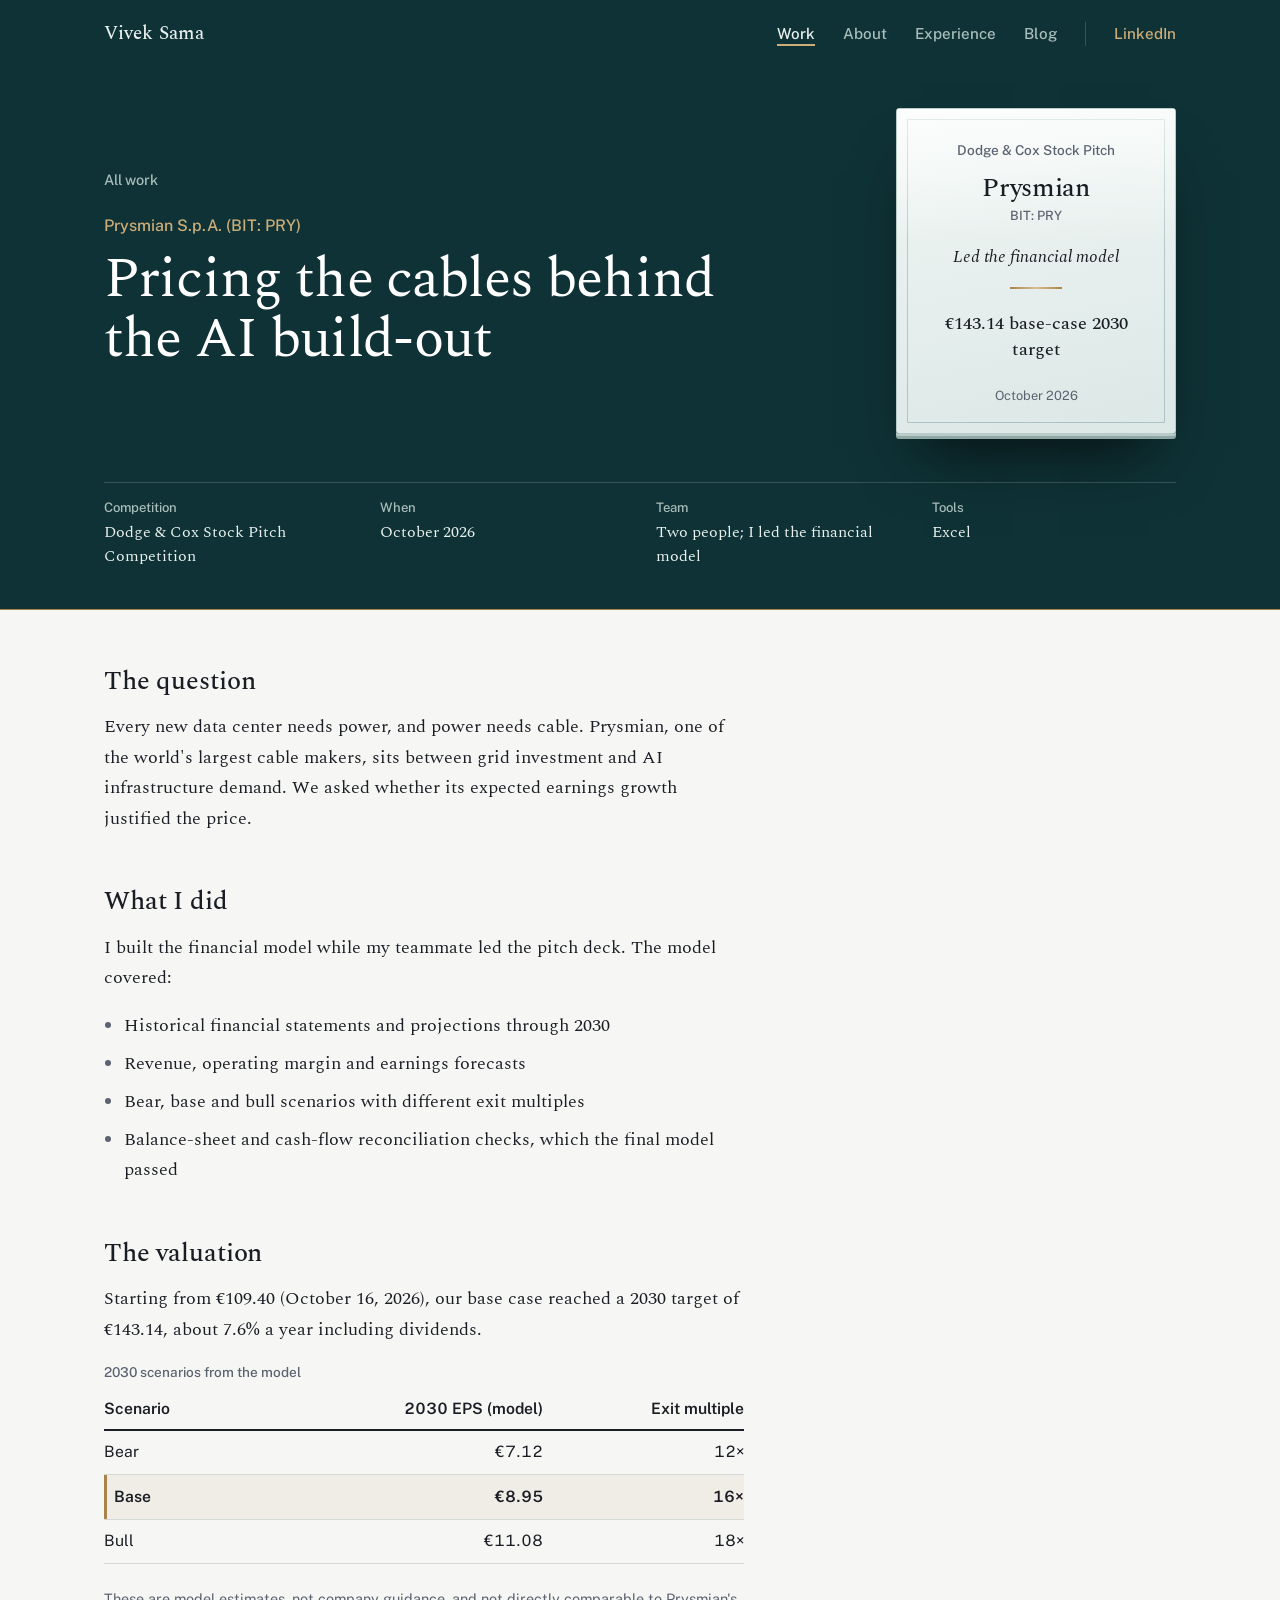
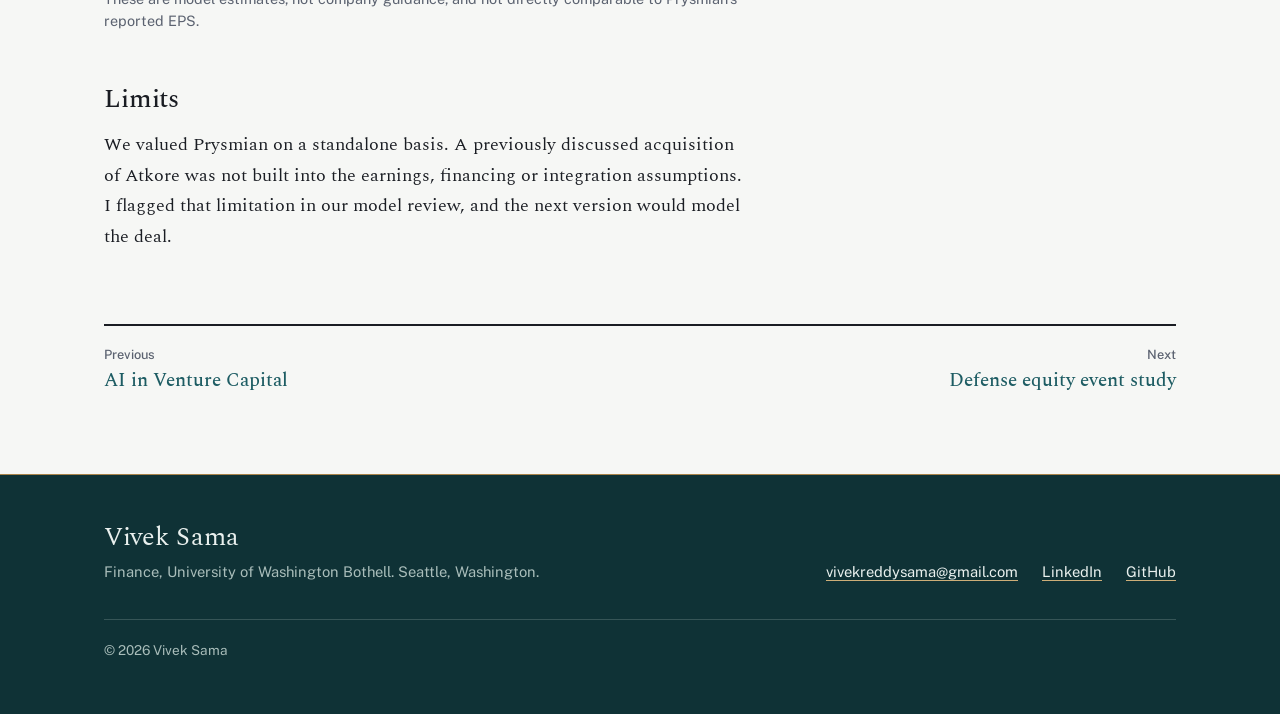
<file: work/prysmian.html>
<!DOCTYPE html>
<html lang="en">
<head>
<meta charset="utf-8">
<meta name="viewport" content="width=device-width, initial-scale=1">
<title>Prysmian S.p.A. (BIT: PRY): Vivek Sama</title>
<meta name="description" content="Vivek Sama: finance student at the University of Washington. Equity research, quantitative research and technology.">
<link rel="preconnect" href="https://fonts.googleapis.com">
<link rel="preconnect" href="https://fonts.gstatic.com" crossorigin>
<link href="https://fonts.googleapis.com/css2?family=Public+Sans:wght@400;500;600&family=Spectral:ital,wght@0,300;0,400;0,500;0,600;1,400;1,500&display=swap" rel="stylesheet">
<link rel="stylesheet" href="../css/site.css?v=20261122a">
</head>
<body>
<a class="skip" href="#main">Skip to content</a>
<header class="site-header">
  <div class="wrap">
    <a class="brand" href="../index.html">Vivek Sama</a>
    <nav class="site-nav" aria-label="Main"><a href="../index.html#work" aria-current="page">Work</a><a href="../about.html">About</a><a href="../experience.html">Experience</a><a href="../blog/index.html">Blog</a><a class="nav-ext" href="https://www.linkedin.com/in/vivek-sama/" target="_blank" rel="noopener">LinkedIn</a></nav>
  </div>
</header>
<main id="main">
<div class="band"><div class="wrap"><div class="case-hero">
    <div class="case-hero-text">
      <p class="crumb"><a href="../index.html#work">All work</a></p>
      <p class="kicker">Prysmian S.p.A. (BIT: PRY)</p>
      <h1>Pricing the cables behind the AI build-out</h1>
    </div>
    <div class="tombstone static case-ts">
  <span class="ts-top"><span class="ts-role">Dodge &amp; Cox Stock Pitch</span><span class="ts-name">Prysmian</span><span class="ts-ticker">BIT: PRY</span><span class="ts-desc">Led the financial model</span></span>
  <span class="ts-bottom"><span class="ts-rule" aria-hidden="true"></span><span class="ts-fig">€143.14 base-case 2030 target</span><span class="ts-foot">October 2026</span></span>
    </div>
  </div>
  <dl class="facts"><div><dt>Competition</dt><dd>Dodge &amp; Cox Stock Pitch Competition</dd></div><div><dt>When</dt><dd>October 2026</dd></div><div><dt>Team</dt><dd>Two people; I led the financial model</dd></div><div><dt>Tools</dt><dd>Excel</dd></div></dl></div></div>
<article class="wrap case">
  <div class="measure">

<h2>The question</h2>
<p>Every new data center needs power, and power needs cable. Prysmian, one of the world's largest cable makers, sits between grid investment and AI infrastructure demand. We asked whether its expected earnings growth justified the price.</p>

<h2>What I did</h2>
<p>I built the financial model while my teammate led the pitch deck. The model covered:</p>
<ul>
  <li>Historical financial statements and projections through 2030</li>
  <li>Revenue, operating margin and earnings forecasts</li>
  <li>Bear, base and bull scenarios with different exit multiples</li>
  <li>Balance-sheet and cash-flow reconciliation checks, which the final model passed</li>
</ul>

<h2>The valuation</h2>
<p>Starting from €109.40 (October 16, 2026), our base case reached a 2030 target of €143.14, about 7.6% a year including dividends.</p>
<table>
  <caption>2030 scenarios from the model</caption>
  <thead><tr><th scope="col">Scenario</th><th scope="col" class="num">2030 EPS (model)</th><th scope="col" class="num">Exit multiple</th></tr></thead>
  <tbody>
    <tr><td>Bear</td><td class="num">€7.12</td><td class="num">12×</td></tr>
    <tr class="key"><td>Base</td><td class="num">€8.95</td><td class="num">16×</td></tr>
    <tr><td>Bull</td><td class="num">€11.08</td><td class="num">18×</td></tr>
  </tbody>
</table>
<p class="note">These are model estimates, not company guidance, and not directly comparable to Prysmian's reported EPS.</p>

<h2>Limits</h2>
<p>We valued Prysmian on a standalone basis. A previously discussed acquisition of Atkore was not built into the earnings, financing or integration assumptions. I flagged that limitation in our model review, and the next version would model the deal.</p>
  </div>
  <nav class="case-nav" aria-label="More case studies"><a class="prev" href="ai-vc.html"><span>Previous</span>AI in Venture Capital</a><a class="next" href="defense.html"><span>Next</span>Defense equity event study</a></nav>
</article>
</main>
<footer class="site-footer">
  <div class="wrap">
    <div class="foot-id">
      <p class="foot-name">Vivek Sama</p>
      <p>Finance, University of Washington Bothell. Seattle, Washington.</p>
    </div>
    <ul>
      <li><a href="mailto:vivekreddysama@gmail.com">vivekreddysama@gmail.com</a></li>
      <li><a href="https://www.linkedin.com/in/vivek-sama/" target="_blank" rel="noopener">LinkedIn</a></li>
      <li><a href="https://github.com/vivek-sama" target="_blank" rel="noopener">GitHub</a></li>
    </ul>
    <p class="foot-copy">© 2026 Vivek Sama</p>
  </div>
</footer>
</body>
</html>
</file>
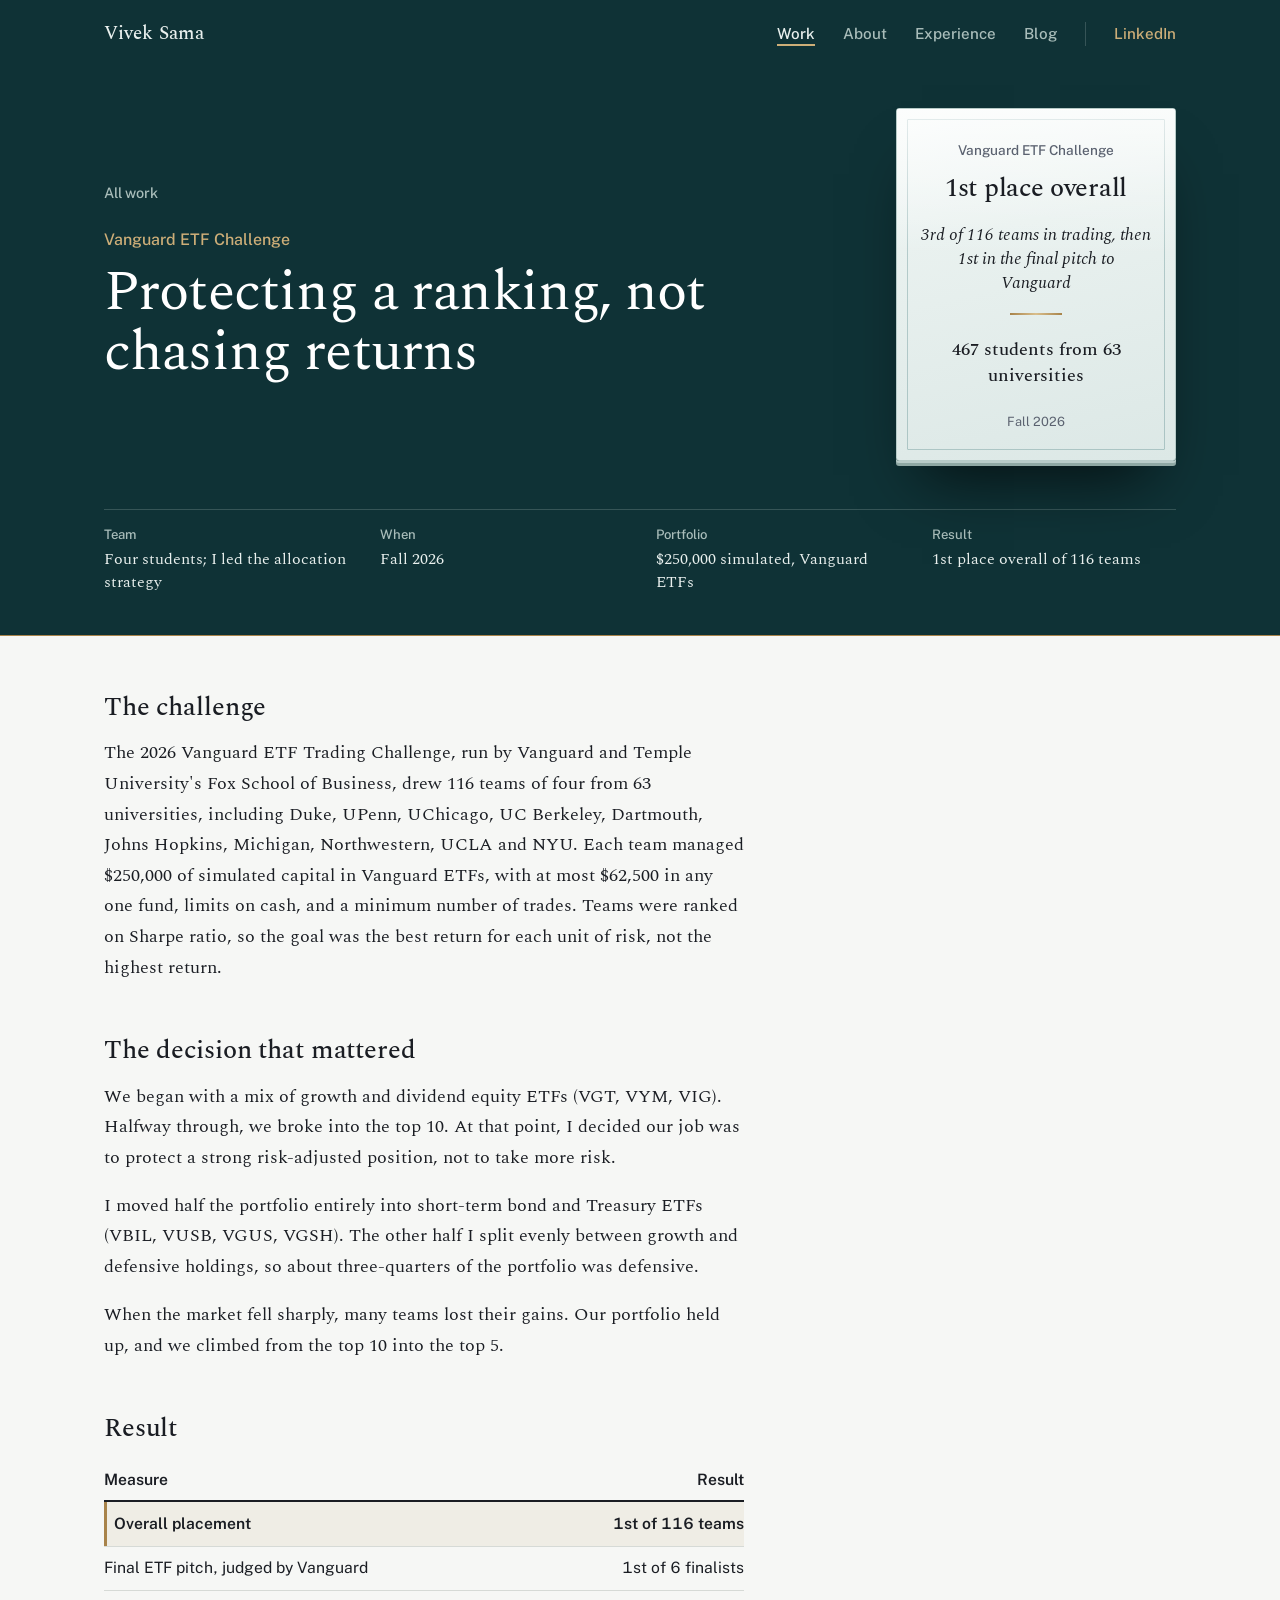
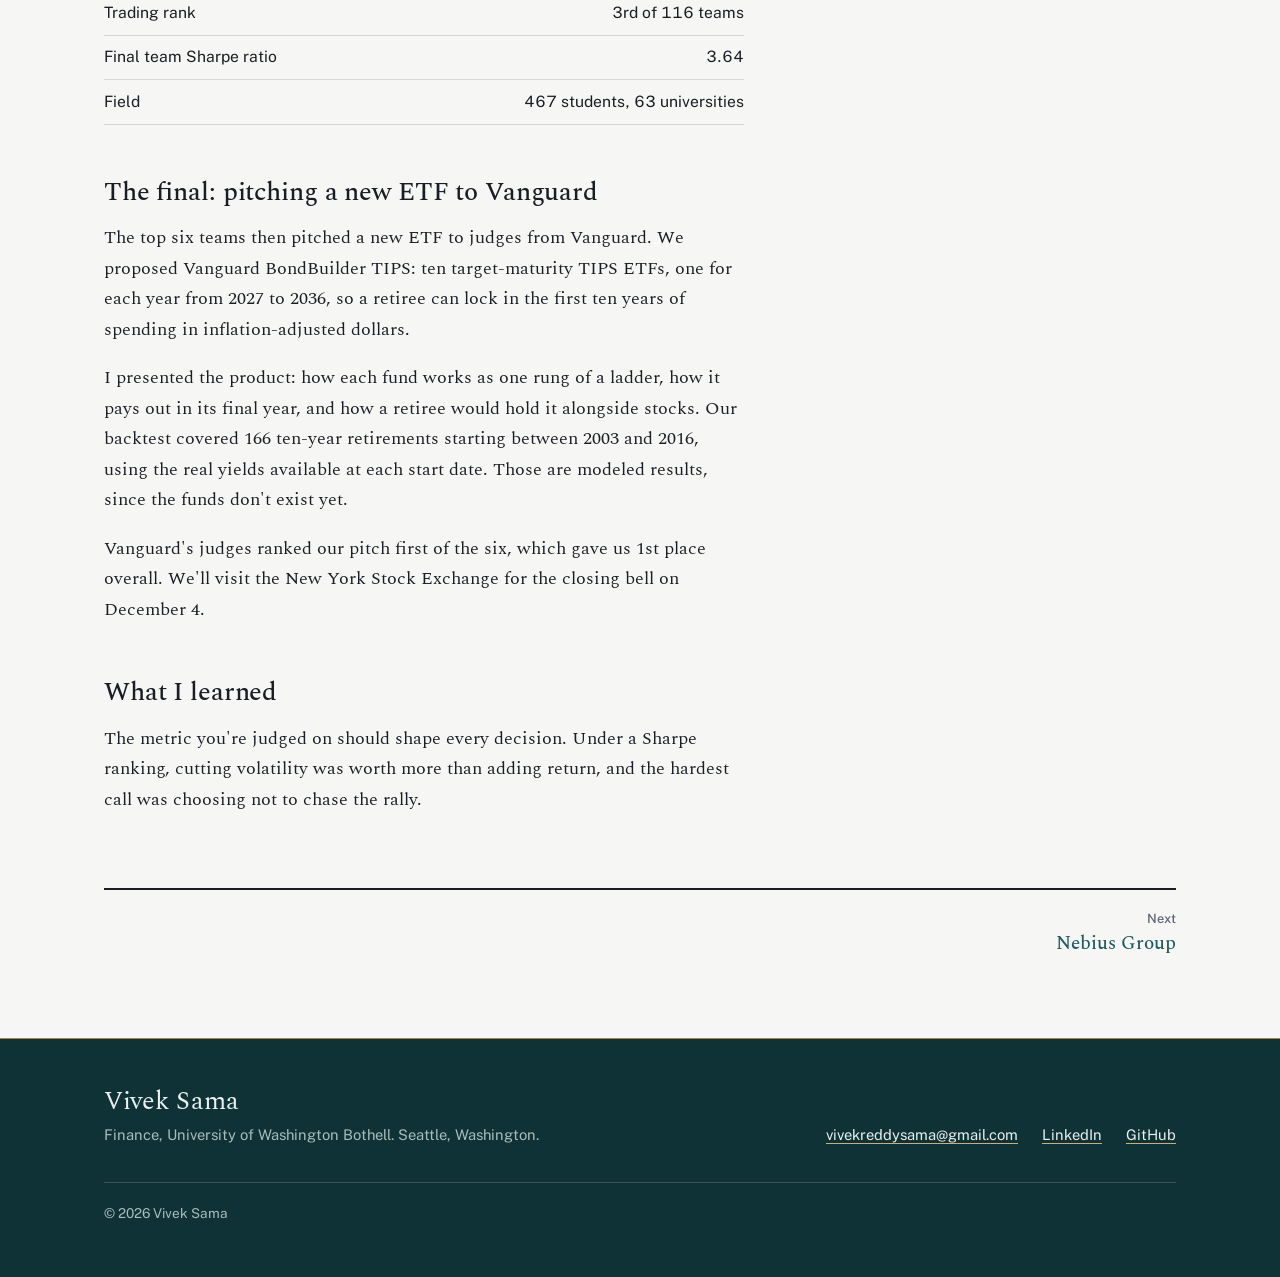
<file: work/vanguard.html>
<!DOCTYPE html>
<html lang="en">
<head>
<meta charset="utf-8">
<meta name="viewport" content="width=device-width, initial-scale=1">
<title>Vanguard ETF Challenge: Vivek Sama</title>
<meta name="description" content="Vivek Sama: finance student at the University of Washington. Equity research, quantitative research and technology.">
<link rel="preconnect" href="https://fonts.googleapis.com">
<link rel="preconnect" href="https://fonts.gstatic.com" crossorigin>
<link href="https://fonts.googleapis.com/css2?family=Public+Sans:wght@400;500;600&family=Spectral:ital,wght@0,300;0,400;0,500;0,600;1,400;1,500&display=swap" rel="stylesheet">
<link rel="stylesheet" href="../css/site.css?v=20261122a">
</head>
<body>
<a class="skip" href="#main">Skip to content</a>
<header class="site-header">
  <div class="wrap">
    <a class="brand" href="../index.html">Vivek Sama</a>
    <nav class="site-nav" aria-label="Main"><a href="../index.html#work" aria-current="page">Work</a><a href="../about.html">About</a><a href="../experience.html">Experience</a><a href="../blog/index.html">Blog</a><a class="nav-ext" href="https://www.linkedin.com/in/vivek-sama/" target="_blank" rel="noopener">LinkedIn</a></nav>
  </div>
</header>
<main id="main">
<div class="band"><div class="wrap"><div class="case-hero">
    <div class="case-hero-text">
      <p class="crumb"><a href="../index.html#work">All work</a></p>
      <p class="kicker">Vanguard ETF Challenge</p>
      <h1>Protecting a ranking, not chasing returns</h1>
    </div>
    <div class="tombstone static case-ts">
  <span class="ts-top"><span class="ts-role">Vanguard ETF Challenge</span><span class="ts-name">1st place overall</span><span class="ts-desc">3rd of 116 teams in trading, then 1st in the final pitch to Vanguard</span></span>
  <span class="ts-bottom"><span class="ts-rule" aria-hidden="true"></span><span class="ts-fig">467 students from 63 universities</span><span class="ts-foot">Fall 2026</span></span>
    </div>
  </div>
  <dl class="facts"><div><dt>Team</dt><dd>Four students; I led the allocation strategy</dd></div><div><dt>When</dt><dd>Fall 2026</dd></div><div><dt>Portfolio</dt><dd>$250,000 simulated, Vanguard ETFs</dd></div><div><dt>Result</dt><dd>1st place overall of 116 teams</dd></div></dl></div></div>
<article class="wrap case">
  <div class="measure">

<h2>The challenge</h2>
<p>The 2026 Vanguard ETF Trading Challenge, run by Vanguard and Temple University's Fox School of Business, drew 116 teams of four from 63 universities, including Duke, UPenn, UChicago, UC Berkeley, Dartmouth, Johns Hopkins, Michigan, Northwestern, UCLA and NYU. Each team managed $250,000 of simulated capital in Vanguard ETFs, with at most $62,500 in any one fund, limits on cash, and a minimum number of trades. Teams were ranked on Sharpe ratio, so the goal was the best return for each unit of risk, not the highest return.</p>

<h2>The decision that mattered</h2>
<p>We began with a mix of growth and dividend equity ETFs (VGT, VYM, VIG). Halfway through, we broke into the top 10. At that point, I decided our job was to protect a strong risk-adjusted position, not to take more risk.</p>
<p>I moved half the portfolio entirely into short-term bond and Treasury ETFs (VBIL, VUSB, VGUS, VGSH). The other half I split evenly between growth and defensive holdings, so about three-quarters of the portfolio was defensive.</p>
<p>When the market fell sharply, many teams lost their gains. Our portfolio held up, and we climbed from the top 10 into the top 5.</p>

<h2>Result</h2>
<table>
  <thead><tr><th scope="col">Measure</th><th scope="col" class="num">Result</th></tr></thead>
  <tbody>
    <tr class="key"><td>Overall placement</td><td class="num">1st of 116 teams</td></tr>
    <tr><td>Final ETF pitch, judged by Vanguard</td><td class="num">1st of 6 finalists</td></tr>
    <tr><td>Trading rank</td><td class="num">3rd of 116 teams</td></tr>
    <tr><td>Final team Sharpe ratio</td><td class="num">3.64</td></tr>
    <tr><td>Field</td><td class="num">467 students, 63 universities</td></tr>
  </tbody>
</table>

<h2>The final: pitching a new ETF to Vanguard</h2>
<p>The top six teams then pitched a new ETF to judges from Vanguard. We proposed Vanguard BondBuilder TIPS: ten target-maturity TIPS ETFs, one for each year from 2027 to 2036, so a retiree can lock in the first ten years of spending in inflation-adjusted dollars.</p>
<p>I presented the product: how each fund works as one rung of a ladder, how it pays out in its final year, and how a retiree would hold it alongside stocks. Our backtest covered 166 ten-year retirements starting between 2003 and 2016, using the real yields available at each start date. Those are modeled results, since the funds don't exist yet.</p>
<p>Vanguard's judges ranked our pitch first of the six, which gave us 1st place overall. We'll visit the New York Stock Exchange for the closing bell on December 4.</p>

<h2>What I learned</h2>
<p>The metric you're judged on should shape every decision. Under a Sharpe ranking, cutting volatility was worth more than adding return, and the hardest call was choosing not to chase the rally.</p>
  </div>
  <nav class="case-nav" aria-label="More case studies"><a class="next" href="nebius.html"><span>Next</span>Nebius Group</a></nav>
</article>
</main>
<footer class="site-footer">
  <div class="wrap">
    <div class="foot-id">
      <p class="foot-name">Vivek Sama</p>
      <p>Finance, University of Washington Bothell. Seattle, Washington.</p>
    </div>
    <ul>
      <li><a href="mailto:vivekreddysama@gmail.com">vivekreddysama@gmail.com</a></li>
      <li><a href="https://www.linkedin.com/in/vivek-sama/" target="_blank" rel="noopener">LinkedIn</a></li>
      <li><a href="https://github.com/vivek-sama" target="_blank" rel="noopener">GitHub</a></li>
    </ul>
    <p class="foot-copy">© 2026 Vivek Sama</p>
  </div>
</footer>
</body>
</html>
</file>
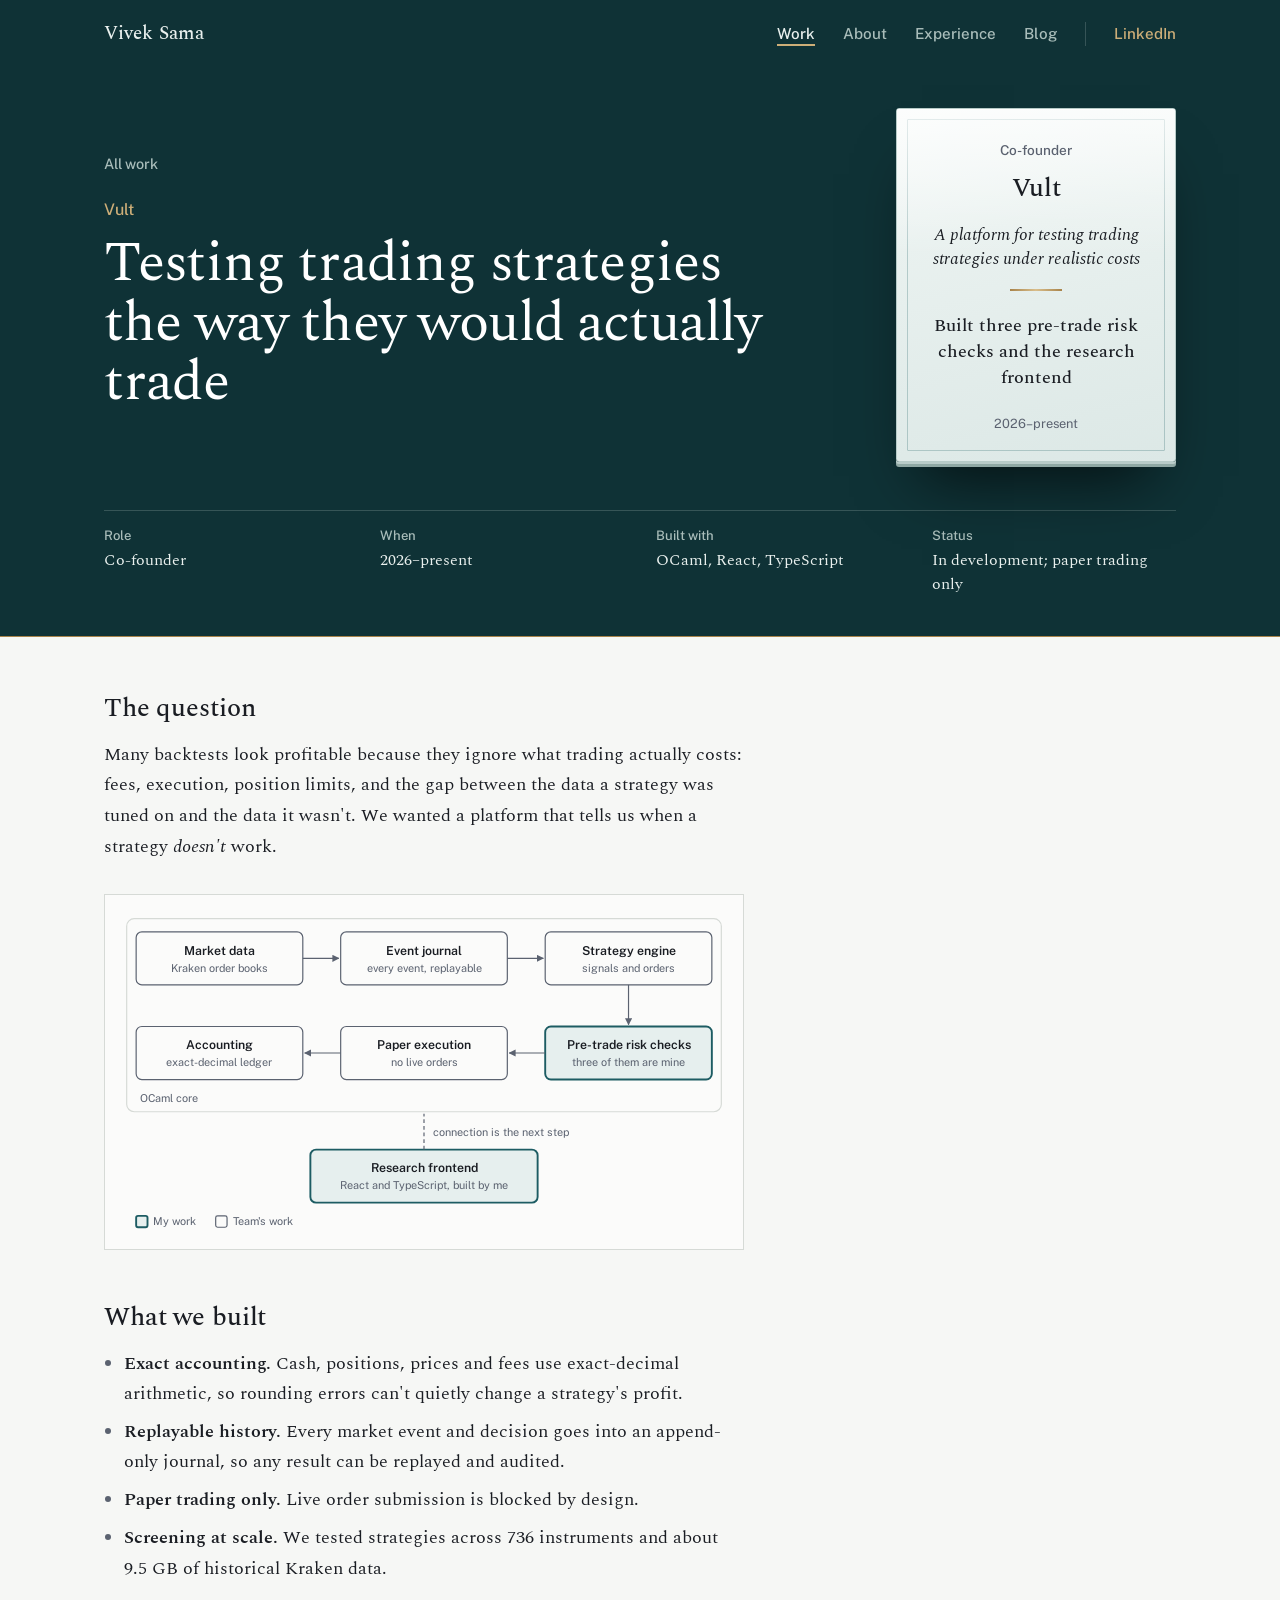
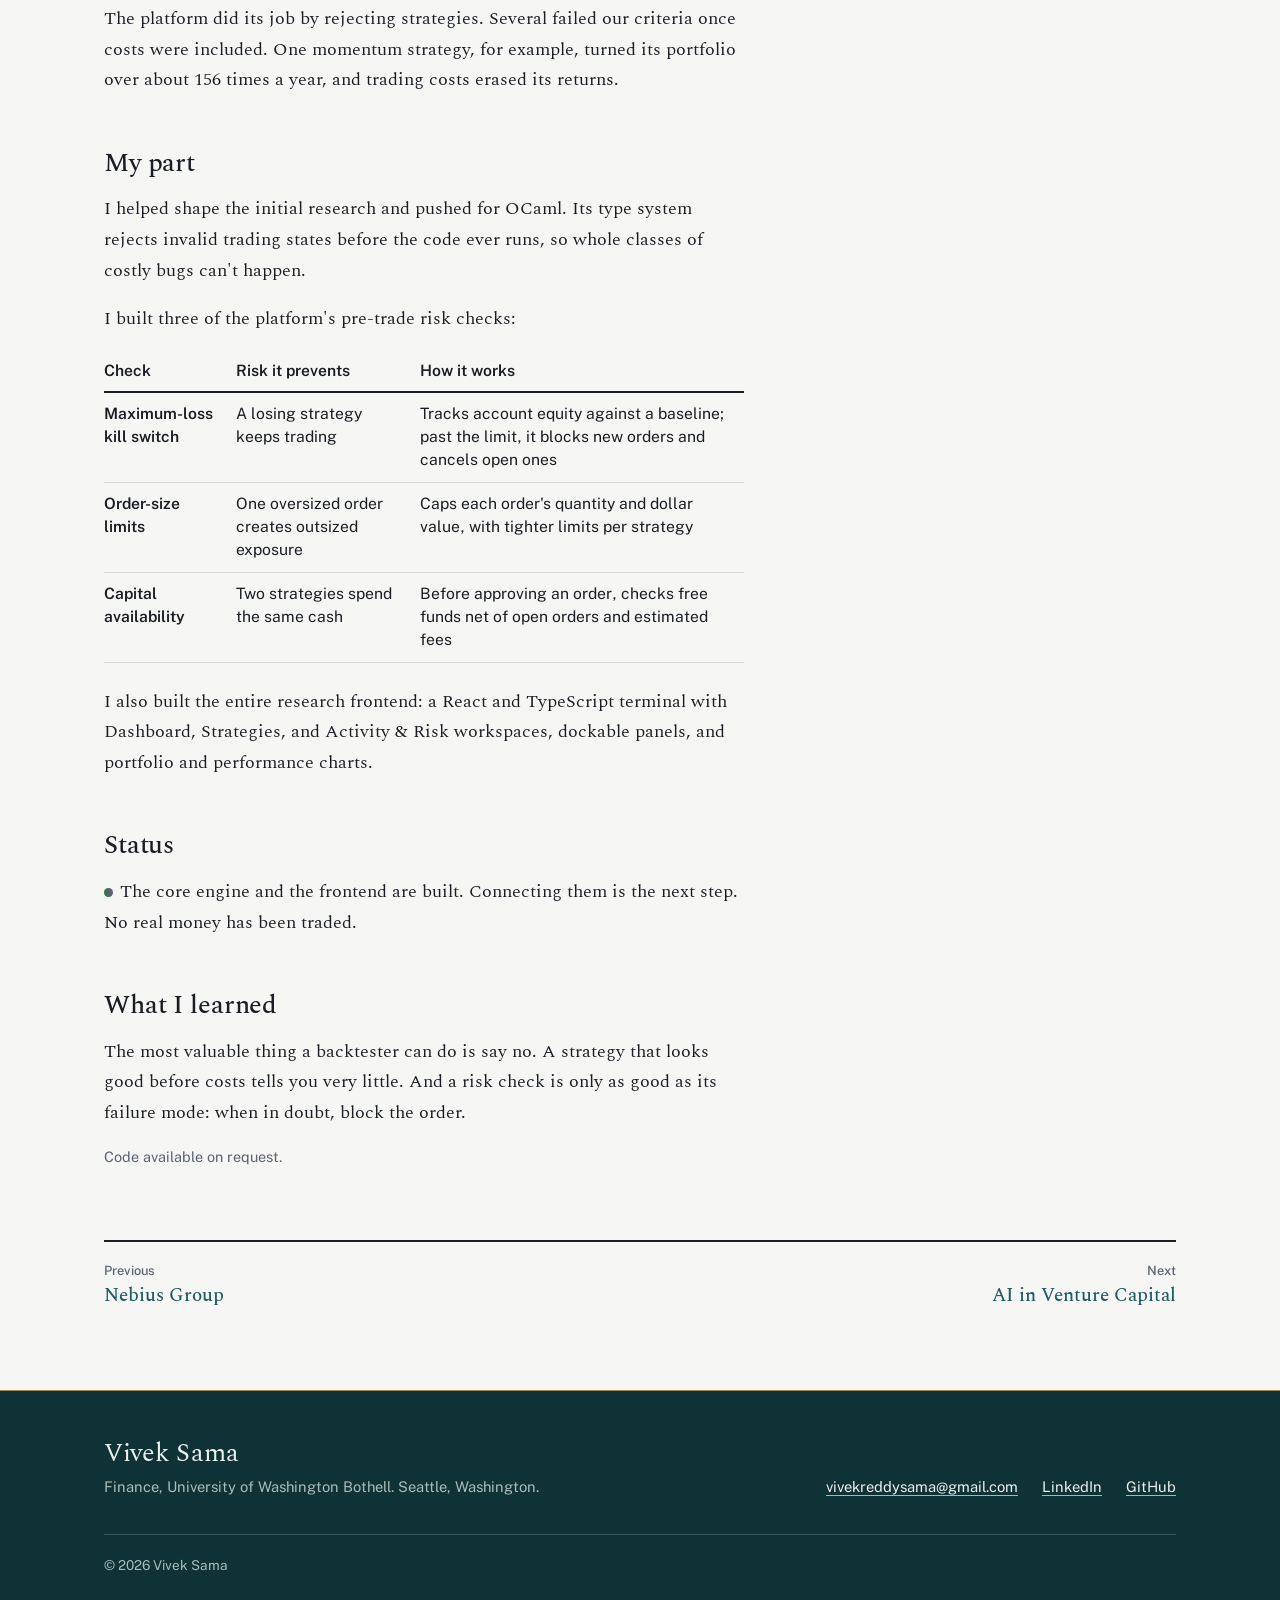
<file: work/vult.html>
<!DOCTYPE html>
<html lang="en">
<head>
<meta charset="utf-8">
<meta name="viewport" content="width=device-width, initial-scale=1">
<title>Vult: Vivek Sama</title>
<meta name="description" content="Vivek Sama: finance student at the University of Washington. Equity research, quantitative research and technology.">
<link rel="preconnect" href="https://fonts.googleapis.com">
<link rel="preconnect" href="https://fonts.gstatic.com" crossorigin>
<link href="https://fonts.googleapis.com/css2?family=Public+Sans:wght@400;500;600&family=Spectral:ital,wght@0,300;0,400;0,500;0,600;1,400;1,500&display=swap" rel="stylesheet">
<link rel="stylesheet" href="../css/site.css?v=20261122a">
</head>
<body>
<a class="skip" href="#main">Skip to content</a>
<header class="site-header">
  <div class="wrap">
    <a class="brand" href="../index.html">Vivek Sama</a>
    <nav class="site-nav" aria-label="Main"><a href="../index.html#work" aria-current="page">Work</a><a href="../about.html">About</a><a href="../experience.html">Experience</a><a href="../blog/index.html">Blog</a><a class="nav-ext" href="https://www.linkedin.com/in/vivek-sama/" target="_blank" rel="noopener">LinkedIn</a></nav>
  </div>
</header>
<main id="main">
<div class="band"><div class="wrap"><div class="case-hero">
    <div class="case-hero-text">
      <p class="crumb"><a href="../index.html#work">All work</a></p>
      <p class="kicker">Vult</p>
      <h1>Testing trading strategies the way they would actually trade</h1>
    </div>
    <div class="tombstone static case-ts">
  <span class="ts-top"><span class="ts-role">Co-founder</span><span class="ts-name">Vult</span><span class="ts-desc">A platform for testing trading strategies under realistic costs</span></span>
  <span class="ts-bottom"><span class="ts-rule" aria-hidden="true"></span><span class="ts-fig">Built three pre-trade risk checks and the research frontend</span><span class="ts-foot">2026–present</span></span>
    </div>
  </div>
  <dl class="facts"><div><dt>Role</dt><dd>Co-founder</dd></div><div><dt>When</dt><dd>2026–present</dd></div><div><dt>Built with</dt><dd>OCaml, React, TypeScript</dd></div><div><dt>Status</dt><dd>In development; paper trading only</dd></div></dl></div></div>
<article class="wrap case">
  <div class="measure">

<h2>The question</h2>
<p>Many backtests look profitable because they ignore what trading actually costs: fees, execution, position limits, and the gap between the data a strategy was tuned on and the data it wasn't. We wanted a platform that tells us when a strategy <em>doesn't</em> work.</p>

<figure class="diagram"><svg viewBox="0 0 640 340" role="img" aria-labelledby="vult-svg-t">
<title id="vult-svg-t">Vult architecture: market data flows through the journal, strategy engine, risk checks, paper execution and accounting. My work is the risk checks and the research frontend.</title>
<defs><marker id="va" viewBox="0 0 10 10" refX="9" refY="5" markerWidth="6" markerHeight="6" orient="auto-start-reverse"><path class="head" d="M0 0L10 5L0 10z"/></marker></defs>
<rect class="group" x="6" y="8" width="628" height="204" rx="8"/>
<text x="20" y="202" font-size="11.5" class="sub">OCaml core</text>
<rect class="box" x="16" y="22" width="176" height="56" rx="6"/><text x="104" y="46" font-size="13" font-weight="600" text-anchor="middle">Market data</text><text x="104" y="64" font-size="11.5" class="sub" text-anchor="middle">Kraken order books</text>
<rect class="box" x="232" y="22" width="176" height="56" rx="6"/><text x="320" y="46" font-size="13" font-weight="600" text-anchor="middle">Event journal</text><text x="320" y="64" font-size="11.5" class="sub" text-anchor="middle">every event, replayable</text>
<rect class="box" x="448" y="22" width="176" height="56" rx="6"/><text x="536" y="46" font-size="13" font-weight="600" text-anchor="middle">Strategy engine</text><text x="536" y="64" font-size="11.5" class="sub" text-anchor="middle">signals and orders</text>
<rect class="mine" x="448" y="122" width="176" height="56" rx="6"/><text x="536" y="146" font-size="13" font-weight="600" text-anchor="middle">Pre-trade risk checks</text><text x="536" y="164" font-size="11.5" class="sub" text-anchor="middle">three of them are mine</text>
<rect class="box" x="232" y="122" width="176" height="56" rx="6"/><text x="320" y="146" font-size="13" font-weight="600" text-anchor="middle">Paper execution</text><text x="320" y="164" font-size="11.5" class="sub" text-anchor="middle">no live orders</text>
<rect class="box" x="16" y="122" width="176" height="56" rx="6"/><text x="104" y="146" font-size="13" font-weight="600" text-anchor="middle">Accounting</text><text x="104" y="164" font-size="11.5" class="sub" text-anchor="middle">exact-decimal ledger</text>
<path class="line" d="M192 50H230" marker-end="url(#va)"/>
<path class="line" d="M408 50H446" marker-end="url(#va)"/>
<path class="line" d="M536 78V120" marker-end="url(#va)"/>
<path class="line" d="M448 150H410" marker-end="url(#va)"/>
<path class="line" d="M232 150H194" marker-end="url(#va)"/>
<rect class="mine" x="200" y="252" width="240" height="56" rx="6"/><text x="320" y="276" font-size="13" font-weight="600" text-anchor="middle">Research frontend</text><text x="320" y="294" font-size="11.5" class="sub" text-anchor="middle">React and TypeScript, built by me</text>
<path class="dash" d="M320 252V214"/>
<text x="330" y="238" font-size="11.5" class="sub">connection is the next step</text>
<rect class="mine" x="16" y="322" width="12" height="12" rx="2"/><text x="34" y="332" font-size="11.5" class="sub">My work</text>
<rect class="box" x="100" y="322" width="12" height="12" rx="2"/><text x="118" y="332" font-size="11.5" class="sub">Team's work</text>
</svg></figure>

<h2>What we built</h2>
<ul>
  <li><strong>Exact accounting.</strong> Cash, positions, prices and fees use exact-decimal arithmetic, so rounding errors can't quietly change a strategy's profit.</li>
  <li><strong>Replayable history.</strong> Every market event and decision goes into an append-only journal, so any result can be replayed and audited.</li>
  <li><strong>Paper trading only.</strong> Live order submission is blocked by design.</li>
  <li><strong>Screening at scale.</strong> We tested strategies across 736 instruments and about 9.5 GB of historical Kraken data.</li>
</ul>
<p>The platform did its job by rejecting strategies. Several failed our criteria once costs were included. One momentum strategy, for example, turned its portfolio over about 156 times a year, and trading costs erased its returns.</p>

<h2>My part</h2>
<p>I helped shape the initial research and pushed for OCaml. Its type system rejects invalid trading states before the code ever runs, so whole classes of costly bugs can't happen.</p>
<p>I built three of the platform's pre-trade risk checks:</p>
<table>
  <thead><tr><th scope="col">Check</th><th scope="col">Risk it prevents</th><th scope="col">How it works</th></tr></thead>
  <tbody>
    <tr><td><strong>Maximum-loss kill switch</strong></td><td>A losing strategy keeps trading</td><td>Tracks account equity against a baseline; past the limit, it blocks new orders and cancels open ones</td></tr>
    <tr><td><strong>Order-size limits</strong></td><td>One oversized order creates outsized exposure</td><td>Caps each order's quantity and dollar value, with tighter limits per strategy</td></tr>
    <tr><td><strong>Capital availability</strong></td><td>Two strategies spend the same cash</td><td>Before approving an order, checks free funds net of open orders and estimated fees</td></tr>
  </tbody>
</table>
<p>I also built the entire research frontend: a React and TypeScript terminal with Dashboard, Strategies, and Activity &amp; Risk workspaces, dockable panels, and portfolio and performance charts.</p>

<h2>Status</h2>
<p><span class="status partly">The core engine and the frontend are built. Connecting them is the next step.</span> No real money has been traded.</p>

<h2>What I learned</h2>
<p>The most valuable thing a backtester can do is say no. A strategy that looks good before costs tells you very little. And a risk check is only as good as its failure mode: when in doubt, block the order.</p>
<p class="note">Code available on request.</p>
  </div>
  <nav class="case-nav" aria-label="More case studies"><a class="prev" href="nebius.html"><span>Previous</span>Nebius Group</a><a class="next" href="ai-vc.html"><span>Next</span>AI in Venture Capital</a></nav>
</article>
</main>
<footer class="site-footer">
  <div class="wrap">
    <div class="foot-id">
      <p class="foot-name">Vivek Sama</p>
      <p>Finance, University of Washington Bothell. Seattle, Washington.</p>
    </div>
    <ul>
      <li><a href="mailto:vivekreddysama@gmail.com">vivekreddysama@gmail.com</a></li>
      <li><a href="https://www.linkedin.com/in/vivek-sama/" target="_blank" rel="noopener">LinkedIn</a></li>
      <li><a href="https://github.com/vivek-sama" target="_blank" rel="noopener">GitHub</a></li>
    </ul>
    <p class="foot-copy">© 2026 Vivek Sama</p>
  </div>
</footer>
</body>
</html>
</file>
<file: css/site.css>
/* Vivek Sama — portfolio
   Paper body, a deep petrol "boardroom" band for headers and footer,
   lucite deal tombstones with a brass rule (the one bold element). */
:root {
  --paper: #F6F7F5;
  --ink: #1A1D23;
  --graphite: #5B6270;
  --rule: #D6DAD6;
  --petrol: #1D5C63;
  --petrol-deep: #154247;
  --board: #0F3236;
  --on-board: #E9F0EE;
  --on-board-dim: #A9BDBA;
  --board-rule: rgba(233, 240, 238, .18);
  --lucite: #E6EFEE;
  --lucite-edge: #B7CBC8;
  --brass: #A8834A;
  --brass-light: #CDAE78;
  --ok: #2E7550;
  --ok-tint: #E3F0E8;
  --serif: "Spectral", Georgia, "Times New Roman", serif;
  --sans: "Public Sans", "Helvetica Neue", Arial, sans-serif;
}

* { box-sizing: border-box; }
html { -webkit-text-size-adjust: 100%; }
body {
  margin: 0;
  background: var(--paper);
  color: var(--ink);
  font: 400 1.125rem/1.7 var(--serif);
  font-feature-settings: "kern", "liga";
}
img, svg { max-width: 100%; height: auto; display: block; }

a { color: var(--petrol); text-decoration-thickness: 1px; text-underline-offset: 0.18em; }
a:hover { color: var(--petrol-deep); text-decoration-thickness: 2px; }
:focus-visible { outline: 3px solid var(--petrol); outline-offset: 3px; border-radius: 2px; }
.site-header :focus-visible, .band :focus-visible, .site-footer :focus-visible { outline-color: var(--brass-light); }

.skip { position: absolute; left: -999px; }
.skip:focus { left: 1rem; top: 1rem; background: var(--paper); color: var(--ink); padding: .5rem .75rem; z-index: 10; }

.wrap { max-width: 70rem; margin: 0 auto; padding: 0 1.5rem; }
.measure { max-width: 40rem; }

/* ---------- Header (sits on the band) ---------- */
.site-header { background: var(--board); }
.site-header .wrap {
  display: flex; align-items: baseline; justify-content: space-between;
  gap: 1rem; padding-top: 1.35rem; padding-bottom: 1.1rem; flex-wrap: wrap;
}
.brand { font: 500 1.2rem/1 var(--serif); color: var(--on-board); text-decoration: none; letter-spacing: .005em; }
.brand:hover { color: #fff; }
.site-nav { display: flex; gap: 1.75rem; font: 500 .95rem/1 var(--sans); }
.site-nav a { color: var(--on-board-dim); text-decoration: none; padding: .3rem 0; }
.site-nav a:hover, .site-nav a[aria-current="page"] { color: var(--on-board); box-shadow: inset 0 -2px 0 var(--brass-light); }

/* ---------- Band ---------- */
.band {
  background: var(--board);
  color: var(--on-board);
  border-bottom: 1px solid var(--brass);
}
.band:has(.wrap:empty) { display: none; }
.band h1, .band h2 { color: #fff; }
.band a { color: var(--on-board); }
.band .lede { color: var(--on-board); }
.band p { color: var(--on-board-dim); }

/* ---------- Type ---------- */
h1, h2, h3 { font-family: var(--serif); color: var(--ink); }
h1 { font-weight: 400; font-size: clamp(2.4rem, 5.2vw, 3.9rem); line-height: 1.05; letter-spacing: -0.015em; margin: 0 0 1rem; }
h2 { font-weight: 500; font-size: 1.6rem; line-height: 1.25; margin: 3.25rem 0 .9rem; letter-spacing: -0.005em; }
h3 { font-weight: 600; font-size: 1.15rem; line-height: 1.35; margin: 2rem 0 .5rem; }
p { margin: 0 0 1.1rem; }
ul, ol { padding-left: 1.25rem; margin: 0 0 1.25rem; }
li { margin-bottom: .45rem; }
li::marker { color: var(--graphite); }
strong { font-weight: 600; }

.lede { font-size: 1.3rem; line-height: 1.55; color: var(--ink); }
.tagline { font: 500 1rem/1.4 var(--sans); color: var(--brass-light) !important; margin: 0 0 2rem; letter-spacing: .01em; }

main { padding-bottom: 5rem; }

/* ---------- Home hero ---------- */
.hero {
  display: grid; grid-template-columns: minmax(0, 1.5fr) minmax(0, 1fr);
  gap: 4.5rem; padding: 4.5rem 0 5rem; align-items: center;
}
.hero h1 {
  font-weight: 300; font-size: clamp(3.4rem, 7.6vw, 6.4rem);
  line-height: .95; letter-spacing: -0.03em; margin: 0 0 1.1rem;
}
.hero .lede { font-size: 1.32rem; max-width: 36rem; }
.hero-text p:last-child { max-width: 36rem; margin-bottom: 0; }

/* ---------- Tombstones ---------- */
.section-head { display: flex; align-items: baseline; justify-content: space-between; gap: 1rem; margin-top: 4.75rem; }
.section-head h2 { margin: 0 0 1.75rem; font-size: 2.1rem; }
.section-head p { margin: 0; font: 400 .95rem/1.4 var(--sans); color: var(--graphite); }

.tombstones { display: grid; grid-template-columns: repeat(3, minmax(0, 1fr)); gap: 2rem; margin: 0 0 2.25rem; padding: 0; list-style: none; }
.tombstones li { margin: 0; }

.tombstone {
  position: relative; isolation: isolate;
  display: flex; flex-direction: column; justify-content: space-between; align-items: center;
  text-align: center; height: 100%; min-height: 24rem;
  padding: 2.6rem 1.9rem 2.2rem;
  background: linear-gradient(168deg, #F8FBFA 0%, #E9F1EF 34%, #DCE8E6 100%);
  border: 1px solid var(--lucite-edge);
  border-radius: 3px;
  color: var(--ink); text-decoration: none;
  box-shadow:
    inset 0 1px 0 rgba(255, 255, 255, .95),
    0 2px 0 #C6D6D3,
    0 4px 0 #AEC2BF,
    0 26px 32px -22px rgba(15, 50, 54, .5);
  transition: transform .2s ease, box-shadow .2s ease, border-color .2s ease;
}
/* engraved inner frame */
.tombstone::before {
  content: ""; position: absolute; inset: 10px; z-index: -1;
  border: 1px solid rgba(29, 92, 99, .26); border-radius: 1px; pointer-events: none;
}
/* light catching the top face of the acrylic */
.tombstone::after {
  content: ""; position: absolute; left: 0; right: 0; top: 0; height: 42%; z-index: -1;
  background: linear-gradient(180deg, rgba(255, 255, 255, .6), rgba(255, 255, 255, 0));
  pointer-events: none;
}
a.tombstone:hover {
  color: var(--ink); border-color: var(--petrol); transform: translateY(-3px);
  box-shadow:
    inset 0 1px 0 rgba(255, 255, 255, .95),
    0 2px 0 #C6D6D3,
    0 4px 0 #AEC2BF,
    0 34px 38px -24px rgba(15, 50, 54, .6);
}
.ts-top, .ts-bottom { display: flex; flex-direction: column; align-items: center; gap: .35rem; }
.ts-role { font: 500 .85rem/1.35 var(--sans); color: var(--graphite); }
.ts-name { font: 500 2.1rem/1.1 var(--serif); letter-spacing: -0.012em; margin: .6rem 0 0; color: var(--ink); }
.ts-ticker { font: 500 .8rem/1.3 var(--sans); color: var(--graphite); font-variant-numeric: tabular-nums; }
.ts-desc { font: italic 400 1.05rem/1.45 var(--serif); color: var(--ink); margin-top: .9rem; max-width: 17rem; }
.ts-rule {
  display: block; width: 3.25rem; height: 2px; margin: 1.5rem auto;
  background: linear-gradient(90deg, var(--brass), #D9BE8C 50%, var(--brass));
}
.ts-fig { font: 500 1.15rem/1.4 var(--serif); max-width: 17rem; }
.ts-foot { font: 400 .8rem/1.4 var(--sans); color: var(--graphite); margin-top: 1.1rem; }

.tombstones.small .tombstone { min-height: 17rem; padding: 2rem 1.5rem 1.7rem; }
.tombstones.small .ts-name { font-size: 1.65rem; }
.tombstones.small .ts-rule { margin: 1.1rem auto; }

/* tombstones on the dark band */
.band .tombstone {
  box-shadow:
    inset 0 1px 0 rgba(255, 255, 255, .95),
    0 2px 0 #B9CCC9,
    0 5px 0 #8FA8A4,
    0 40px 60px -26px rgba(0, 0, 0, .7);
}
.band .tombstone p, .band .tombstone dd { color: var(--ink); }
.band .tombstone h2 { color: var(--ink); }

/* hero credentials tombstone */
.hero-ts { min-height: 0; padding: 2.4rem 2rem 2.2rem; justify-content: flex-start; }
.hero-ts .ts-name { font-size: 1.85rem; }
.ts-facts { margin: 0; display: grid; gap: 1rem; width: 100%; }
.ts-facts div { display: flex; flex-direction: column; align-items: center; }
.ts-facts dt { font: 500 .8rem/1.3 var(--sans); color: var(--graphite); }
.ts-facts dd { margin: .15rem 0 0; font: 500 1.5rem/1.2 var(--serif); color: var(--ink); font-variant-numeric: lining-nums; }
.ts-facts small { display: block; font: 400 .82rem/1.35 var(--sans); color: var(--graphite); margin-top: .15rem; }

@media (prefers-reduced-motion: no-preference) {
  .hero-ts { animation: settle .7s cubic-bezier(.2, .7, .2, 1) .1s both; }
  @keyframes settle { from { opacity: 0; transform: translateY(14px); } to { opacity: 1; transform: none; } }
}

/* ---------- More work ---------- */
#more-h { font-size: 2.1rem; margin-top: 4.5rem; margin-bottom: 1.25rem; }
.more { list-style: none; padding: 0; margin: 0; border-top: 2px solid var(--ink); }
.more li { display: grid; grid-template-columns: minmax(0, 17rem) minmax(0, 1fr); gap: 2rem; padding: 1.25rem 0; border-bottom: 1px solid var(--rule); margin: 0; }
.more .what { font-weight: 600; line-height: 1.4; }
.more .what span { display: block; font: 400 .85rem/1.4 var(--sans); color: var(--graphite); margin-top: .25rem; }
.more p { margin: 0; line-height: 1.6; max-width: 40rem; }

/* ---------- Case study pages ---------- */
.case-hero {
  display: grid; grid-template-columns: minmax(0, 1fr) 17.5rem; gap: 4rem;
  align-items: center; padding: 2.75rem 0 0;
}
.crumb { font: 500 .9rem/1 var(--sans); margin: 0 0 1.75rem; }
.band .crumb a { color: var(--on-board-dim); text-decoration: none; }
.band .crumb a:hover { color: var(--on-board); text-decoration: underline; }
.band .kicker { font: 500 1rem/1.4 var(--sans); color: var(--brass-light); margin: 0 0 .75rem; }
.case-hero h1 { font-size: clamp(2.2rem, 4.6vw, 3.5rem); line-height: 1.07; max-width: 42rem; margin: 0; }
.case-ts { min-height: 0; padding: 2rem 1.5rem 1.8rem; }
.case-ts .ts-name { font-size: 1.6rem; }
.case-ts .ts-rule { margin: 1.1rem auto; }

.band .facts {
  display: grid; grid-template-columns: repeat(auto-fit, minmax(11rem, 1fr)); gap: 0 2rem;
  margin: 3rem 0 0; padding: 0 0 2.5rem; border-top: 1px solid var(--board-rule);
}
.band .facts div { padding: 1rem 0 0; }
.band .facts dt { font: 500 .82rem/1.3 var(--sans); color: var(--on-board-dim); }
.band .facts dd { margin: .3rem 0 0; font: 400 1.02rem/1.45 var(--serif); color: var(--on-board); }

.case > .measure > h2:first-child { margin-top: 3.5rem; }

.status { display: inline-flex; align-items: center; gap: .45rem; }
.status::before { content: ""; width: .55rem; height: .55rem; border-radius: 50%; background: var(--graphite); }
.status.done::before { background: var(--ok); }
.status.partly::before { background: linear-gradient(90deg, var(--ok) 50%, var(--graphite) 50%); }
.band .status.partly::before { background: linear-gradient(90deg, #6FC197 50%, var(--on-board-dim) 50%); }

table { width: 100%; border-collapse: collapse; margin: 1rem 0 1.5rem; font: 400 .98rem/1.45 var(--sans); font-variant-numeric: tabular-nums; }
caption { text-align: left; font: 500 .85rem/1.4 var(--sans); color: var(--graphite); padding-bottom: .5rem; }
th { text-align: left; font-weight: 600; border-bottom: 2px solid var(--ink); padding: .5rem .75rem .5rem 0; vertical-align: bottom; }
td { border-bottom: 1px solid var(--rule); padding: .65rem .75rem .65rem 0; vertical-align: top; }
th.num, td.num { text-align: right; padding-right: 0; padding-left: .75rem; }
tr.key td { font-weight: 600; background: rgba(168, 131, 74, .09); }
tr.key td:first-child { box-shadow: inset 3px 0 0 var(--brass); padding-left: .65rem; }

figure { margin: 2rem 0; }
figcaption { font: 400 .88rem/1.45 var(--sans); color: var(--graphite); margin-top: .7rem; }
.placeholder {
  display: grid; place-items: center; aspect-ratio: 16 / 9;
  border: 1.5px dashed #A9B2AE; background: #EDF0ED; color: var(--graphite);
  font: 500 .92rem/1.4 var(--sans); text-align: center; padding: 1rem;
}
.placeholder.portrait { aspect-ratio: 4 / 5; }

details { border-top: 1px solid var(--rule); border-bottom: 1px solid var(--rule); padding: .9rem 0; margin: 2rem 0; }
summary { cursor: pointer; font: 600 1rem/1.4 var(--sans); }
details[open] summary { margin-bottom: .75rem; }
details p { font-size: 1.02rem; }

.note { font: 400 .9rem/1.5 var(--sans); color: var(--graphite); }

.case-nav { display: flex; justify-content: space-between; gap: 1rem; margin-top: 4.5rem; padding-top: 1.25rem; border-top: 2px solid var(--ink); font: 500 1rem/1.4 var(--serif); }
.case-nav a { text-decoration: none; font-size: 1.2rem; }
.case-nav span { display: block; font: 500 .8rem/1.4 var(--sans); color: var(--graphite); margin-bottom: .2rem; }
.case-nav .next { text-align: right; margin-left: auto; }

/* ---------- Diagrams ---------- */
.diagram { background: #FBFBFA; border: 1px solid var(--rule); padding: 1rem; overflow-x: auto; }
.diagram svg { min-width: 34rem; }
.diagram text { font-family: var(--sans); fill: var(--ink); }
.diagram .sub { fill: var(--graphite); }
.diagram .box { fill: #FBFBFA; stroke: var(--graphite); stroke-width: 1.25; }
.diagram .mine { fill: var(--lucite); stroke: var(--petrol); stroke-width: 2; }
.diagram .done { fill: var(--ok-tint); stroke: var(--ok); stroke-width: 1.5; }
.diagram .todo { fill: none; stroke: var(--graphite); stroke-width: 1.25; stroke-dasharray: 4 3; }
.diagram .group { fill: none; stroke: var(--rule); stroke-width: 1.25; }
.diagram .line { fill: none; stroke: var(--graphite); stroke-width: 1.25; }
.diagram .dash { fill: none; stroke: var(--graphite); stroke-width: 1.25; stroke-dasharray: 4 3; }
.diagram .head { fill: var(--graphite); }

/* ---------- About / Experience headers ---------- */
.page-hero { padding: 3.75rem 0 3.5rem; max-width: 46rem; }
.page-hero h1 { font-weight: 300; font-size: clamp(2.8rem, 6vw, 4.6rem); letter-spacing: -0.025em; }
.page-hero .lede { margin-bottom: 1.5rem; }
.page-hero p:last-child { margin-bottom: 0; }
.about-hero { display: grid; grid-template-columns: minmax(0, 1fr) 13rem; gap: 3.5rem; align-items: end; max-width: none; }
.about-hero .lede { max-width: 38rem; margin-bottom: 0; }
.portrait-frame { margin: 0; }
.band .placeholder { background: rgba(255, 255, 255, .05); border-color: rgba(233, 240, 238, .35); color: var(--on-board-dim); }
.prose-top { padding-top: 3rem; }
.prose-top > .lede:first-child { margin-bottom: 0; }
.exp > h2:first-child { margin-top: 3.5rem; }

/* ---------- Experience ---------- */
.timeline { list-style: none; padding: 0; margin: 0; border-top: 2px solid var(--ink); }
.timeline li { display: grid; grid-template-columns: 9.5rem minmax(0, 1fr); gap: 1.5rem; padding: 1.1rem 0; border-bottom: 1px solid var(--rule); margin: 0; }
.timeline .when { font: 500 .88rem/1.6 var(--sans); color: var(--graphite); font-variant-numeric: tabular-nums; }
.timeline .role { font-weight: 600; line-height: 1.4; }
.timeline .org { font: 400 .92rem/1.4 var(--sans); color: var(--graphite); margin: .15rem 0 .45rem; }
.timeline .org:last-child { margin-bottom: 0; }
.timeline p { margin: 0; line-height: 1.55; }

.button {
  display: inline-block; font: 600 .95rem/1 var(--sans); padding: .85rem 1.15rem;
  border: 1.5px solid var(--petrol); color: var(--petrol); text-decoration: none; border-radius: 2px;
}
.button[aria-disabled="true"] { border-style: dashed; color: var(--graphite); border-color: #A9B2AE; cursor: default; }
.band .button { border-color: var(--brass-light); color: var(--on-board); }
.band .button[aria-disabled="true"] { border-color: rgba(233, 240, 238, .4); color: var(--on-board-dim); }

/* ---------- Footer ---------- */
.site-footer { background: var(--board); color: var(--on-board-dim); border-top: 1px solid var(--brass); padding: 3rem 0 3.25rem; font: 400 .92rem/1.6 var(--sans); }
.site-footer .wrap { display: grid; grid-template-columns: minmax(0, 1fr) auto; gap: 1.25rem 2rem; align-items: end; }
.foot-id p { margin: 0; }
.foot-name { font: 400 1.6rem/1.2 var(--serif); color: var(--on-board); margin-bottom: .35rem !important; letter-spacing: -0.01em; }
.site-footer ul { list-style: none; display: flex; flex-wrap: wrap; gap: .5rem 1.5rem; padding: 0; margin: 0; }
.site-footer li { margin: 0; }
.site-footer a { color: var(--on-board); text-decoration-color: var(--brass-light); }
.site-footer a:hover { color: #fff; }
.foot-copy { grid-column: 1 / -1; margin: 1rem 0 0; padding-top: 1.25rem; border-top: 1px solid var(--board-rule); font-size: .85rem; }

/* ---------- Responsive ---------- */
@media (max-width: 900px) {
  .hero { grid-template-columns: 1fr; gap: 3rem; padding: 3rem 0 3.5rem; }
  .hero-ts { max-width: 26rem; }
  .tombstones { grid-template-columns: 1fr; max-width: 28rem; }
  .tombstone { min-height: 0; }
  .case-hero { grid-template-columns: 1fr; gap: 2.25rem; }
  .case-ts { max-width: 22rem; }
  .about-hero { grid-template-columns: 1fr; gap: 2rem; }
  .about-hero .portrait-frame { order: -1; max-width: 10rem; }
}
@media (max-width: 600px) {
  body { font-size: 1.06rem; }
  .site-nav { gap: 1.2rem; font-size: .9rem; }
  .more li, .timeline li { grid-template-columns: 1fr; gap: .35rem; }
  .section-head { flex-direction: column; gap: .25rem; }
  .section-head h2 { margin-bottom: .5rem; }
  .section-head p { margin-bottom: 1.5rem; }
  .diagram { padding: .5rem; }
  .site-footer .wrap { grid-template-columns: 1fr; }
  .band .facts { grid-template-columns: 1fr 1fr; }
  .case-ts { display: none; }
}
@media (prefers-reduced-motion: reduce) { * { transition: none !important; animation: none !important; } }

/* outside link in the header (LinkedIn) */
.site-nav .nav-ext { color: var(--brass-light); padding-left: 1.75rem; border-left: 1px solid var(--board-rule); }
.site-nav .nav-ext:hover { color: #E3C892; box-shadow: none; text-decoration: underline; text-underline-offset: .25em; }
@media (max-width: 600px) { .site-nav .nav-ext { padding-left: 1.2rem; } }
@media (max-width: 420px) { .site-header .wrap { flex-direction: column; align-items: flex-start; gap: .85rem; } }

/* ---------- Blog ---------- */
.post-list { list-style: none; padding: 0; margin: 3.5rem 0 0; border-top: 2px solid var(--ink); }
.post-list li { display: grid; grid-template-columns: 9.5rem minmax(0, 1fr); gap: 1.5rem; padding: 1.35rem 0; border-bottom: 1px solid var(--rule); margin: 0; }
.post-list time { font: 500 .88rem/1.9 var(--sans); color: var(--graphite); font-variant-numeric: tabular-nums; }
.post-list a { font: 500 1.4rem/1.3 var(--serif); color: var(--ink); text-decoration: none; }
.post-list a:hover { color: var(--petrol); text-decoration: underline; text-decoration-thickness: 1px; }
.post-list p { margin: .4rem 0 0; max-width: 40rem; line-height: 1.55; }
.post-hero .crumb { margin-bottom: 1.5rem; }
.post-hero h1 { font-weight: 400; font-size: clamp(2.2rem, 4.6vw, 3.4rem); letter-spacing: -0.015em; }
.post > h2:first-child { margin-top: 0; }
.sources { font: 400 .92rem/1.55 var(--sans); color: var(--graphite); padding-left: 1.25rem; }
@media (max-width: 600px) { .post-list li { grid-template-columns: 1fr; gap: .25rem; } }

/* ---------- Blog post: layout, key numbers, charts ---------- */
.byline { margin: 1.25rem 0 0; font: 500 .9rem/1.4 var(--sans); color: var(--on-board) !important; }
.byline span { color: var(--on-board-dim); margin-left: .75rem; padding-left: .75rem; border-left: 1px solid var(--board-rule); }

.post-layout { display: grid; grid-template-columns: minmax(0, 40rem) 15.5rem; gap: 0 4.5rem; align-items: start; padding-top: 3rem; }
.post-layout .post { grid-column: 1; grid-row: 1; }
.keyfacts { grid-column: 2; grid-row: 1; position: sticky; top: 1.5rem; border-top: 2px solid var(--ink); padding-top: .9rem; font-family: var(--sans); }
.keyfacts h2 { font: 600 .95rem/1.3 var(--sans); margin: 0 0 .5rem; }
.keyfacts dl { margin: 0; }
.keyfacts dl div { display: flex; justify-content: space-between; align-items: baseline; gap: 1rem; padding: .55rem 0; border-bottom: 1px solid var(--rule); }
.keyfacts dt { font-size: .86rem; line-height: 1.35; color: var(--graphite); }
.keyfacts dd { margin: 0; font: 600 .98rem/1.3 var(--sans); font-variant-numeric: tabular-nums; white-space: nowrap; }
.keyfacts .hl { background: rgba(168, 131, 74, .1); box-shadow: inset 3px 0 0 var(--brass); padding-left: .65rem; padding-right: .5rem; }
.keyfacts .hl dt { color: var(--ink); }
.keyfacts .note { margin: .75rem 0 0; font-size: .8rem; }

.bchart { --c-a: #00809A; --c-a2: #7FBCC9; --c-b: #C4831F; --c-n: #A9B2AE;
  margin: 2.25rem 0 2.5rem; padding: 1.25rem 0 0; border-top: 1px solid var(--rule); font-family: var(--sans); }
.bchart-head { margin: 0 0 .9rem; }
.bchart-head strong { display: block; font: 600 1rem/1.35 var(--sans); color: var(--ink); }
.bchart-head span { display: block; font-size: .84rem; color: var(--graphite); margin-top: .15rem; }
.bchart-legend { display: flex; flex-wrap: wrap; gap: .4rem 1.25rem; font-size: .84rem; color: var(--graphite); margin-bottom: .9rem; }
.bchart-legend span { display: inline-flex; align-items: center; gap: .45rem; }
.sw { display: inline-block; width: .75rem; height: .75rem; border-radius: 2px; }
.sw-a { background: var(--c-a); } .sw-a2 { background: var(--c-a2); } .sw-b { background: var(--c-b); } .sw-n { background: var(--c-n); }
.bchart-group { margin-bottom: 1rem; }
.bchart-glabel { margin: 0 0 .35rem; font: 600 .88rem/1.3 var(--sans); color: var(--ink); }
.bchart-glabel span { font-weight: 400; color: var(--graphite); margin-left: .5rem; }
.bchart-row { display: grid; grid-template-columns: minmax(0, 1fr); align-items: center; margin: 0 0 2px; }
.bchart.labeled .bchart-row { grid-template-columns: 12.5rem minmax(0, 1fr); gap: 1rem; margin-bottom: .45rem; }
.bchart-label { font-size: .88rem; line-height: 1.3; color: var(--ink); }
.bchart-track { display: flex; align-items: center; gap: .5rem; min-width: 0; }
.bchart-bar { display: block; height: 18px; width: calc(var(--w) * .8); min-width: 3px; border-radius: 0 4px 4px 0; flex: none; transition: filter .15s; }
.bchart-row:hover .bchart-bar { filter: brightness(.88); }
.bchart-val { font-size: .88rem; font-variant-numeric: tabular-nums; color: var(--ink); white-space: nowrap; }
.bchart-val em { font-style: normal; color: var(--graphite); margin-left: .35rem; }
.bchart-row.focus .bchart-label, .bchart-row.focus .bchart-val { font-weight: 700; }
.bchart-row.focus .bchart-bar { height: 24px; }
.bchart-row.focus .bchart-val { font-size: 1.05rem; }
.bchart-note { margin: .9rem 0 0; font-size: .8rem; color: var(--graphite); }

@media (max-width: 1000px) {
  .post-layout { grid-template-columns: minmax(0, 1fr); padding-top: 2.25rem; }
  .post-layout .post { grid-row: 2; max-width: 40rem; }
  .keyfacts { grid-column: 1; grid-row: 1; position: static; max-width: 40rem; margin-bottom: 2rem; }
  .keyfacts dl { display: grid; grid-template-columns: 1fr 1fr; column-gap: 1.5rem; }
}
@media (max-width: 600px) {
  .keyfacts dl { grid-template-columns: 1fr; }
  .bchart.labeled .bchart-row { grid-template-columns: minmax(0, 1fr); gap: .25rem; margin-bottom: .7rem; }
  .bchart-bar { width: calc(var(--w) * .68); }
}
@media (forced-colors: active) { .bchart-bar { forced-color-adjust: none; } }
@media (max-width: 600px) {
  .bchart-row.focus .bchart-track { flex-wrap: wrap; row-gap: .2rem; }
  .bchart-val em { display: block; margin-left: 0; font-size: .82rem; }
  .bchart-row.focus .bchart-val { white-space: normal; }
}

/* About: headshot */
.about-hero { grid-template-columns: minmax(0, 1fr) 14rem; }
.portrait-frame img { display: block; width: 100%; height: auto; border-radius: 3px; border: 1px solid var(--board-rule); }
@media (max-width: 900px) { .about-hero .portrait-frame { max-width: 9.5rem; } }
@media (max-width: 900px) { .about-hero { grid-template-columns: minmax(0, 1fr); gap: 1.75rem; } }
</file>
